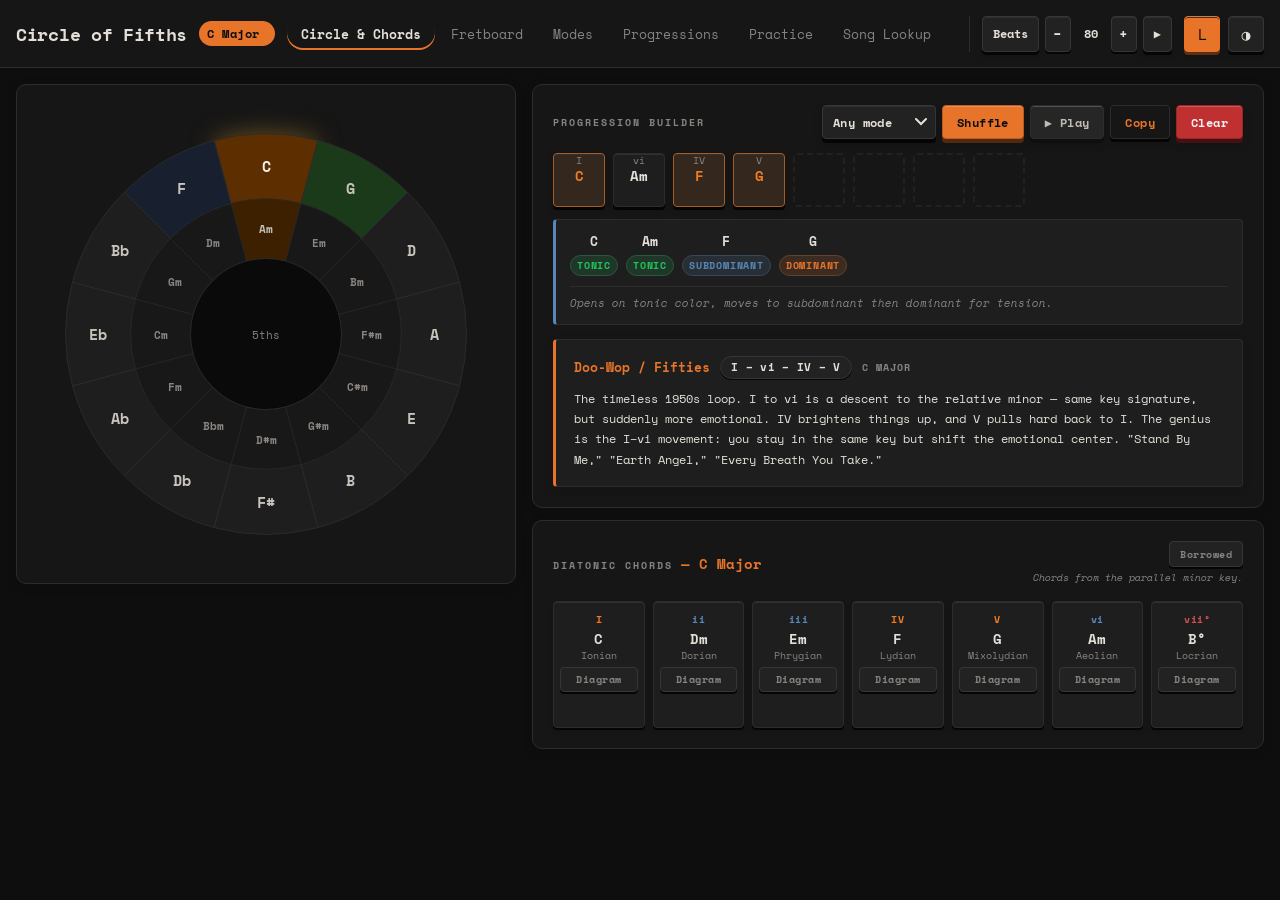
<file: index.html>
<!DOCTYPE html>
<html lang="en" data-theme="dark">
<head>
  <meta charset="UTF-8">
  <meta name="viewport" content="width=device-width, initial-scale=1.0">
  <title>Circle of Fifths — Guitar Tool</title>

  <!-- Space Mono — retro technical font -->
  <link rel="preconnect" href="https://fonts.googleapis.com">
  <link rel="preconnect" href="https://fonts.gstatic.com" crossorigin>
  <link rel="stylesheet" href="https://fonts.googleapis.com/css2?family=Space+Mono:ital,wght@0,400;0,700;1,400&display=swap">

  <link rel="stylesheet" href="css/style.css">
  
  <!-- Vercel Web Analytics -->
  <script defer src="https://cdn.vercel-insights.com/v1/script.js"></script>
</head>
<body>

  <header class="site-header">
    <div class="header-inner">
      <h1>Circle of Fifths</h1>
      <select class="header-key-select" id="header-key-select" title="Select a key" aria-label="Select key">
        <option value="">— key —</option>
      </select>
      <nav class="tab-bar" role="tablist" aria-label="Tool sections">
        <button class="tab-btn active" role="tab" aria-selected="true"
                data-tab="circle">Circle &amp; Chords</button>
        <button class="tab-btn" role="tab" aria-selected="false"
                data-tab="fretboard">Fretboard</button>
        <button class="tab-btn" role="tab" aria-selected="false"
                data-tab="modes">Modes</button>
        <button class="tab-btn" role="tab" aria-selected="false"
                data-tab="progressions">Progressions</button>
        <button class="tab-btn" role="tab" aria-selected="false"
                data-tab="practice">Practice</button>
        <button class="tab-btn" role="tab" aria-selected="false"
                data-tab="song-lookup">Song Lookup</button>
      </nav>
      <div class="mini-player" id="mini-player" role="group" aria-label="Practice transport">
        <button class="mini-player__mode" id="mini-player-mode"
                aria-pressed="false" title="Switch beat sound">Beats</button>
        <div class="mini-player__bpm" role="group" aria-label="BPM">
          <button class="mini-player__bpm-btn" id="mini-bpm-dec"  aria-label="Decrease BPM">&#x2212;</button>
          <input type="number" class="mini-player__bpm-val" id="mini-bpm-display" data-mini-bpm-val
                 min="40" max="240" value="80" aria-label="BPM" aria-live="polite">
          <button class="mini-player__bpm-btn" id="mini-bpm-inc"  aria-label="Increase BPM">+</button>
        </div>
        <button class="mini-player__play" id="mini-player-toggle"
                aria-label="Start practice" disabled>&#9654;</button>
      </div>
      <button class="btn--icon btn--hamburger" id="btn-hamburger"
              aria-label="Open navigation menu"
              aria-expanded="false"
              aria-controls="mobile-nav">
        <span class="hamburger-bar"></span>
        <span class="hamburger-bar"></span>
        <span class="hamburger-bar"></span>
      </button>
      <div class="header-controls">
        <div class="mini-player mini-player--mobile" id="mini-player-mobile" role="group" aria-label="Practice transport">
          <button class="mini-player__mode mini-player__mode--sm" id="mini-player-mode-m"
                  aria-pressed="false" title="Switch beat sound">B</button>
          <div class="mini-player__bpm" role="group" aria-label="BPM">
            <button class="mini-player__bpm-btn" id="mini-bpm-dec-m"  aria-label="Decrease BPM">&#x2212;</button>
            <input type="number" class="mini-player__bpm-val" id="mini-bpm-display-m" data-mini-bpm-val
                   min="40" max="240" value="80" aria-label="BPM" aria-live="polite">
            <button class="mini-player__bpm-btn" id="mini-bpm-inc-m"  aria-label="Increase BPM">+</button>
          </div>
          <button class="mini-player__play mini-player__play--sm" id="mini-player-toggle-m"
                  aria-label="Start practice" disabled>&#9654;</button>
        </div>
        <button class="btn--icon" id="btn-lefty" title="Switch between left-handed and right-handed chord diagrams">L</button>
        <button class="btn--icon" id="btn-theme" title="Toggle dark / light mode">◑</button>
      </div>
    </div>
  </header>

  <nav id="mobile-nav" class="mobile-nav" aria-label="Mobile navigation" aria-hidden="true">
    <button class="mobile-nav-item active" data-tab="circle">Circle &amp; Chords</button>
    <button class="mobile-nav-item" data-tab="fretboard">Fretboard</button>
    <button class="mobile-nav-item" data-tab="modes">Modes</button>
    <button class="mobile-nav-item" data-tab="progressions">Progressions</button>
    <button class="mobile-nav-item" data-tab="practice">Practice</button>
    <button class="mobile-nav-item" data-tab="song-lookup">Song Lookup</button>
  </nav>

  <!-- Tab 1: Circle & Chords -->
  <div id="tab-panel-circle" class="tab-panel">
    <main class="layout">

      <!-- Left column: Circle of Fifths SVG -->
      <section class="panel panel--circle" aria-label="Circle of Fifths">
        <svg id="circle-svg"
             viewBox="-200 -200 400 400"
             width="460" height="460"
             aria-label="Interactive Circle of Fifths — click a segment to select a key"></svg>
      </section>

      <!-- Right column: stacked panels (Progression first on desktop) -->
      <div class="panel-stack">

        <!-- Progression builder + Generator (TOP on desktop, just after circle on mobile) -->
        <section class="panel panel--progression">
          <div class="progression-header">
            <h2 class="panel-title">Progression Builder</h2>
            <div class="progression-actions">
              <select id="mode-filter" class="mode-filter-select" title="Filter Shuffle to a specific mode">
                <option value="">Any mode</option>
                <option value="Ionian">Ionian</option>
                <option value="Dorian">Dorian</option>
                <option value="Phrygian">Phrygian</option>
                <option value="Lydian">Lydian</option>
                <option value="Mixolydian">Mixolydian</option>
                <option value="Aeolian">Aeolian</option>
                <option value="Locrian">Locrian</option>
              </select>
              <button class="btn btn--primary" id="btn-shuffle" title="Shuffle — try a different progression across all modes">Shuffle</button>
              <button class="btn btn--tonal" id="btn-play-all" title="Play all chords in the progression">&#9654; Play</button>
              <button class="btn btn--ghost" id="btn-copy" title="Copy chord names to clipboard">Copy</button>
              <button class="btn btn--danger" id="btn-clear">Clear</button>
            </div>
          </div>
          <div id="audio-error-msg" class="audio-error-msg" style="display:none">Audio unavailable — try Chrome or Safari.</div>
          <div class="progression-slots" id="progression-slots" data-progression-slots aria-live="polite"></div>
          <p class="progression-hint" id="progression-hint" data-progression-hint>Click a chord above, or hit Generate to auto-build a progression.</p>
          <!-- Feature 13: Analysis panel -->
          <div id="analysis-panel" style="display:none" aria-live="polite"></div>
          <div class="explanation-panel" id="explanation-panel" style="display:none" aria-live="polite"></div>
        </section>

        <!-- Diatonic chord grid -->
        <section class="panel panel--chords" aria-live="polite">
          <div class="chords-panel-header">
            <h2 class="panel-title">Diatonic Chords <span id="key-label"></span></h2>
            <!-- Feature 14: Borrowed chord toggle -->
            <div class="borrowed-toggle-group">
              <button class="btn btn-borrowed-toggle" id="btn-borrowed" title="Show borrowed chords from the parallel minor">Borrowed</button>
              <span class="borrowed-subtitle">Chords from the parallel minor key.</span>
            </div>
          </div>
          <div class="chord-grid" id="chord-grid">
            <p class="placeholder">Click a key on the circle to see its chords.</p>
          </div>
        </section>

      </div>
    </main>
  </div>

  <!-- Tab 2: Fretboard -->
  <div id="tab-panel-fretboard" class="tab-panel tab-panel--hidden">
    <div class="tab-panel-inner">
      <div id="fretboard-section"></div>
      <!-- Feature 7/8/10: Mode Relationship Panel -->
      <div id="mode-rel-section"></div>
      <!-- Scale Reference Panel (visible when scaleMode === 'scales') -->
      <div id="scale-rel-section" style="display:none"></div>
      <!-- Learning Path (always visible in fretboard tab) -->
      <div id="learning-path-section"></div>
    </div>
  </div>

  <!-- Tab 3: Modes -->
  <div id="tab-panel-modes" class="tab-panel tab-panel--hidden">
    <div class="tab-panel-inner">
      <section class="panel panel--prog-mini">
        <div class="prog-mini-header">
          <h2 class="panel-title">Active Progression</h2>
          <div class="prog-mini-actions">
            <button class="btn btn--primary" data-mini-action="generate">Generate</button>
            <select id="mode-filter-modes" class="mode-filter-select" title="Filter Shuffle to a specific mode">
              <option value="">Any mode</option>
              <option value="Ionian">Ionian</option>
              <option value="Dorian">Dorian</option>
              <option value="Phrygian">Phrygian</option>
              <option value="Lydian">Lydian</option>
              <option value="Mixolydian">Mixolydian</option>
              <option value="Aeolian">Aeolian</option>
              <option value="Locrian">Locrian</option>
            </select>
            <button class="btn btn--tonal"   data-mini-action="shuffle">Shuffle</button>
            <button class="btn btn--tonal"   data-mini-action="play">&#9654; Play</button>
            <button class="btn btn--danger"  data-mini-action="clear">Clear</button>
          </div>
        </div>
        <div class="prog-mini-bpm-row">
          <label class="prog-mini-bpm-label" for="mini-bpm-modes">BPM</label>
          <input class="prog-mini-bpm-slider" id="mini-bpm-modes" type="range" min="40" max="200" step="1" data-mini-bpm>
          <span class="prog-mini-bpm-val" data-mini-bpm-val></span>
        </div>
        <div class="progression-slots" data-progression-slots></div>
        <p class="progression-hint" data-progression-hint>Click a mode row to generate a modal progression, or use Load chords.</p>
      </section>
      <section class="panel panel--modes" aria-live="polite">
        <h2 class="panel-title">Mode Explorer <span style="font-size:10px;font-weight:400;letter-spacing:0.5px;color:var(--muted-foreground)">— click a row to generate</span></h2>
        <div class="mode-list" id="mode-list">
          <p class="placeholder">Select a key to explore its modes.</p>
        </div>
      </section>
    </div>
  </div>

  <!-- Tab 4: Progressions -->
  <div id="tab-panel-progressions" class="tab-panel tab-panel--hidden">
    <div class="tab-panel-inner">
      <section class="panel panel--prog-mini">
        <div class="prog-mini-header">
          <h2 class="panel-title">Active Progression</h2>
          <div class="prog-mini-actions">
            <button class="btn btn--primary" data-mini-action="shuffle">Shuffle</button>
            <button class="btn btn--tonal"   data-mini-action="play">&#9654; Play</button>
            <button class="btn btn--danger"  data-mini-action="clear">Clear</button>
          </div>
        </div>
        <div class="prog-mini-bpm-row">
          <label class="prog-mini-bpm-label" for="mini-bpm-progressions">BPM</label>
          <input class="prog-mini-bpm-slider" id="mini-bpm-progressions" type="range" min="40" max="200" step="1" data-mini-bpm>
          <span class="prog-mini-bpm-val" data-mini-bpm-val></span>
        </div>
        <div class="progression-slots" data-progression-slots></div>
        <p class="progression-hint" data-progression-hint>Shuffle to load a random progression from any genre, or click Load on a card below.</p>
      </section>
      <!-- Feature 12: Progression Library -->
      <div id="prog-lib-section"></div>
    </div>
  </div>

  <!-- Tab 5: Practice -->
  <div id="tab-panel-practice" class="tab-panel tab-panel--hidden">
    <div class="tab-panel-inner">
      <!-- Feature 15: Practice Mode -->
      <div id="practice-panel"></div>
    </div>
  </div>

  <!-- Tab 6: Song Lookup -->
  <div id="tab-panel-song-lookup" class="tab-panel tab-panel--hidden">
    <div class="tab-panel-inner">
      <div id="song-lookup-section"></div>
    </div>
  </div>

  <!-- Chord diagram modal -->
  <div class="modal-overlay" id="modal-overlay" hidden role="presentation">
    <div class="modal" id="modal-chord" role="dialog" aria-modal="true" aria-labelledby="modal-title">
      <button class="modal-close" id="modal-close" aria-label="Close diagram">&#x2715;</button>
      <h3 class="modal-title" id="modal-title"></h3>
      <p class="modal-subtitle" id="modal-subtitle"></p>
      <div class="diagram-container">
        <svg id="diagram-svg" viewBox="0 0 130 170" width="130" height="170" aria-hidden="true"></svg>
      </div>
      <div class="diagram-hand-row">
        <button class="modal-hand-btn" id="modal-hand-btn" aria-label="Toggle handedness">L</button>
        <span class="diagram-lefty-note" id="diagram-hand-note">Left-handed · low E on right</span>
      </div>
    </div>
  </div>

  <!-- Shared state: declared before modules -->
  <script>
    var AppState = {
      currentKey:            null,
      currentKeyIndex:       null,
      currentChords:         [],
      isLefty:               true,   // default left-handed; toggled by btn-lefty
      // v2 additions
      currentMode:           0,      // mode index 0-6 (Ionian default)
      currentPosition:       'all',  // 'all' or 1-5 (CAGED positions)
      showNoteNames:         true,   // true = note names, false = intervals
      fretboardRootNote:     null,   // for mode relationship panel; null = use currentKey
      borrowedChordsVisible: false,  // show parallel minor borrowed chords
      practiceActive:        false,  // practice sequencer running
      practiceBPM:           80,     // practice mode BPM
      practiceBpC:           4,      // beats per chord (1/2/4/8)
      activeTab:             'circle', // active tab id
      currentVoicingKey:     null,   // voicing key currently shown in modal
      scaleMode:             'modes', // 'modes' | 'scales'
      currentScale:          0,       // index into SCALE_DATA
      learningPathOpen:      false,
    };
  </script>

  <!-- Modules in dependency order (no ES modules — file:// safe) -->
  <script src="js/theory.js"></script>
  <script src="js/voicings.js"></script>
  <script src="js/circle.js"></script>
  <script src="js/chords.js"></script>
  <script src="js/progression.js"></script>
  <script src="js/audio.js"></script>
  <script src="js/generator.js"></script>
  <!-- v2 modules -->
  <script src="js/fretboard.js"></script>
  <script src="js/modes.js"></script>
  <script src="js/progressionLib.js"></script>
  <script src="js/practiceMode.js"></script>
  <script src="js/miniPlayer.js"></script>
  <script src="js/songLookup.js"></script>
  <script src="js/app.js"></script>

</body>
</html>
</file>
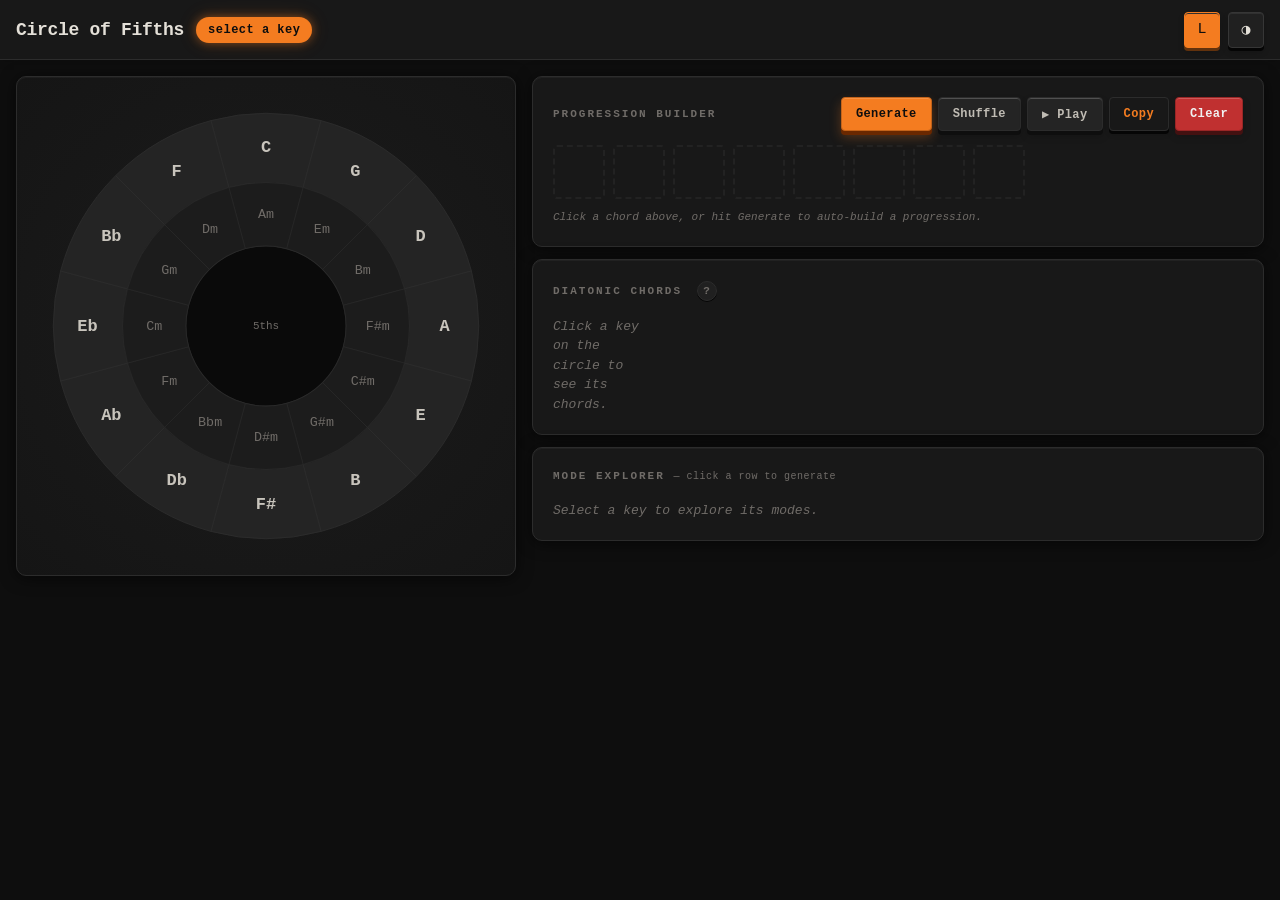
<file: standalone.html>
<!DOCTYPE html>
<html lang="en" data-theme="dark">
<head>
  <meta charset="UTF-8">
  <meta name="viewport" content="width=device-width, initial-scale=1.0">
  <title>Circle of Fifths — Guitar Tool (Standalone)</title>
  <style>
/* ============================================================
   Circle of Fifths — Guitar Tool
   Design System: shadcn-inspired tokens + Retro Analog Aesthetic
   Warm studio / vintage synthesizer vibe
   ============================================================ */

/* ── Font ─────────────────────────────────────────────────── */

/* ── LIGHT MODE: Game Boy Grey / Calculator Face ─────────── */
:root {
  /* Core surfaces */
  --background:            #c0bdb7;
  --foreground:            #1a1a1a;
  --card:                  #d0cdc7;
  --card-foreground:       #1a1a1a;

  /* Brand / interactive — TE orange X-knob */
  --primary:               #f47c20;
  --primary-foreground:    #1a1a1a;
  --secondary:             #acaaa4;
  --secondary-foreground:  #1a1a1a;
  --muted:                 #b8b5af;
  --muted-foreground:      #565450;
  --accent:                #f47c20;
  --accent-foreground:     #1a1a1a;

  /* Semantic */
  --destructive:           #c03030;
  --destructive-foreground:#f0f0f0;
  --border:                #9a9892;
  --input:                 #b0ada7;
  --ring:                  #f47c20;

  /* Radius — sharp industrial */
  --radius:                4px;
  --radius-lg:             6px;
  --radius-xl:             10px;
  --radius-full:           9999px;

  /* Keycap button tokens — calculator plastic */
  --btn-face:              #c8c5be;
  --btn-face-hover:        #bab7b0;
  --btn-border-top:        #dedad4;
  --btn-border:            #8a8880;
  --btn-shadow:            #6a6860;
  --btn-text:              #1a1a1a;

  /* Music quality semantic */
  --color-maj:             #e06a10;
  --color-min:             #5a7ea8;
  --color-dim:             #b03030;

  /* Circle highlights */
  --circle-selected-fill:  #d07030;
  --circle-fifth-fill:     #8aaa88;
  --circle-fourth-fill:    #88a0b8;
  --circle-minor-sel-fill: #c89060;
  --circle-base-fill:      #c8c5bf;
  --circle-base-fill-hover:#b8b5af;
  --circle-minor-fill:     #c0bdb7;
  --circle-minor-hover:    #b0ada7;
  --circle-label:          #2a2a2a;
  --circle-label-sel:      #1a1a1a;
  --circle-center:         #d4d1cb;

  /* Font */
  --font: 'Space Mono', 'Courier New', 'Courier', monospace;
}

/* ── DARK MODE: Powered-On Device / Backlit Display ──────── */
[data-theme="dark"] {
  --background:            #0e0e0e;
  --foreground:            #e4e0d8;
  --card:                  #181818;
  --card-foreground:       #e4e0d8;

  --primary:               #f47c20;
  --primary-foreground:    #0e0e0e;
  --secondary:             #242424;
  --secondary-foreground:  #c0bcb4;
  --muted:                 #1c1c1c;
  --muted-foreground:      #706c68;
  --accent:                #f47c20;
  --accent-foreground:     #e4e0d8;

  --destructive:           #c03030;
  --destructive-foreground:#f0f0f0;
  --border:                #2c2c2c;
  --input:                 #202020;
  --ring:                  #f47c20;

  --btn-face:              #202020;
  --btn-face-hover:        #2a2a2a;
  --btn-border-top:        #303030;
  --btn-border:            #363636;
  --btn-shadow:            #050505;
  --btn-text:              #e4e0d8;

  --color-maj:             #f47c20;
  --color-min:             #5888b8;
  --color-dim:             #d05050;

  --circle-selected-fill:  #6b2500;
  --circle-fifth-fill:     #1d4a22;
  --circle-fourth-fill:    #1a2d60;
  --circle-minor-sel-fill: #502800;
  --circle-base-fill:      #242424;
  --circle-base-fill-hover:#2e2e2e;
  --circle-minor-fill:     #1c1c1c;
  --circle-minor-hover:    #262626;
  --circle-label:          #c8c4bc;
  --circle-label-sel:      #f4f0e8;
  --circle-center:         #0a0a0a;
}

/* ── Reset ────────────────────────────────────────────────── */
*, *::before, *::after { box-sizing: border-box; margin: 0; padding: 0; }
html { font-size: 16px; scroll-behavior: smooth; }
body {
  background: var(--background);
  color: var(--foreground);
  font-family: var(--font);
  min-height: 100vh;
  line-height: 1.5;
  -webkit-font-smoothing: antialiased;
  transition: background-color 0.3s ease, color 0.3s ease;
}

/* Smooth theme transitions (excluding transform-heavy elements) */
*:not(.btn):not(.chord-card):not(.prog-slot):not(.mode-row) {
  transition: background-color 0.3s ease, border-color 0.3s ease, color 0.3s ease;
}

/* ── Top App Bar ──────────────────────────────────────────── */
.site-header {
  background: var(--card);
  height: 60px;
  display: flex;
  align-items: center;
  padding: 0 16px;
  position: sticky;
  top: 0;
  z-index: 20;
  border-bottom: 1px solid var(--border);
  box-shadow: 0 2px 8px rgba(0,0,0,0.15);
}
.header-inner {
  max-width: 1440px;
  width: 100%;
  margin: 0 auto;
  display: flex;
  align-items: center;
  gap: 12px;
}
.site-header h1 {
  font-size: 18px;
  font-weight: 700;
  color: var(--foreground);
  letter-spacing: -0.3px;
  line-height: 1;
  flex: 0 0 auto;
}
.header-key {
  font-size: 12px;
  font-weight: 700;
  background: var(--primary);
  color: var(--primary-foreground);
  padding: 4px 12px;
  border-radius: var(--radius-full);
  letter-spacing: 0.5px;
}
.header-controls {
  margin-left: auto;
  display: flex;
  align-items: center;
  gap: 8px;
}

/* ── Icon Buttons (theme toggle, handedness) ──────────────── */
.btn--icon {
  width: 36px;
  height: 36px;
  padding: 0;
  border-radius: var(--radius);
  background: var(--btn-face);
  color: var(--btn-text);
  border: 1px solid var(--btn-border);
  font-size: 15px;
  font-family: var(--font);
  cursor: pointer;
  display: inline-flex;
  align-items: center;
  justify-content: center;
  box-shadow:
    inset 0 1px 0 var(--btn-border-top),
    0 3px 0 var(--btn-shadow),
    0 4px 6px rgba(0,0,0,0.2);
  transition: transform 0.07s ease, box-shadow 0.07s ease, background-color 0.15s;
  white-space: nowrap;
}
.btn--icon:hover { background: var(--btn-face-hover); }
.btn--icon:active {
  transform: translateY(2px);
  box-shadow:
    inset 0 1px 0 var(--btn-border-top),
    0 1px 0 var(--btn-shadow),
    0 2px 3px rgba(0,0,0,0.15);
}
.btn--icon.active-state {
  background: var(--primary);
  color: var(--primary-foreground);
  border-color: var(--primary);
  --btn-shadow: color-mix(in srgb, var(--primary) 40%, black);
}

/* ── Layout grid ──────────────────────────────────────────── */
.layout {
  display: grid;
  grid-template-columns: 500px 1fr;
  gap: 16px;
  padding: 16px;
  max-width: 1440px;
  margin: 0 auto;
  align-items: start;
}
@media (max-width: 1200px) {
  .layout {
    grid-template-columns: 1fr;
    max-width: 680px;
  }
}

/* ── Surface panels ───────────────────────────────────────── */
.panel {
  background: var(--card);
  border-radius: var(--radius-xl);
  padding: 20px;
  border: 1px solid var(--border);
  box-shadow: 0 2px 12px rgba(0,0,0,0.08);
}
.panel-stack {
  display: flex;
  flex-direction: column;
  gap: 12px;
}

/* Panel entry animations (stagger) */
@keyframes panel-in {
  from { opacity: 0; transform: translateY(18px); }
  to   { opacity: 1; transform: translateY(0); }
}
.panel-stack > .panel:nth-child(1) { animation: panel-in 0.45s 0.05s cubic-bezier(0.2,0,0,1) both; }
.panel-stack > .panel:nth-child(2) { animation: panel-in 0.45s 0.12s cubic-bezier(0.2,0,0,1) both; }
.panel-stack > .panel:nth-child(3) { animation: panel-in 0.45s 0.19s cubic-bezier(0.2,0,0,1) both; }
.panel--circle { animation: panel-in 0.45s 0.02s cubic-bezier(0.2,0,0,1) both; }

.panel-title {
  font-size: 11px;
  font-weight: 700;
  letter-spacing: 2px;
  text-transform: uppercase;
  color: var(--muted-foreground);
  margin-bottom: 16px;
}
.panel-title span {
  color: var(--primary);
  text-transform: none;
  letter-spacing: 0;
  font-size: 14px;
  font-weight: 700;
}
.placeholder {
  color: var(--muted-foreground);
  font-size: 13px;
  font-style: italic;
}

/* ── Circle panel ─────────────────────────────────────────── */
.panel--circle {
  display: flex;
  justify-content: center;
  align-items: center;
  padding: 6px;
  background: radial-gradient(ellipse at center, var(--card) 55%, color-mix(in srgb, var(--card) 70%, var(--background)) 100%);
}
#circle-svg {
  max-width: 100%;
  height: auto;
  display: block;
}

/* SVG arc segments */
.arc-major {
  fill: var(--circle-base-fill);
  stroke: var(--border);
  stroke-width: 0.8;
  cursor: pointer;
  transition: fill 0.18s ease;
}
.arc-major:hover { fill: var(--circle-base-fill-hover); }
.arc-major.selected {
  fill: var(--circle-selected-fill);
  animation: arc-select-pulse 0.45s ease forwards;
}
.arc-major.neighbor-fifth  { fill: var(--circle-fifth-fill); }
.arc-major.neighbor-fourth { fill: var(--circle-fourth-fill); }

@keyframes arc-select-pulse {
  0%   { filter: drop-shadow(0 0 2px rgba(244,124,32,0.2)); }
  40%  { filter: drop-shadow(0 0 22px rgba(244,124,32,0.95)); }
  100% { filter: drop-shadow(0 0 12px rgba(244,124,32,0.5)); }
}

/* Hover pill — appears on group hover, label fades */
.arc-add-pill { opacity: 0; pointer-events: none; transition: opacity 0.18s; cursor: pointer; }
.arc-group:hover .arc-label-major,
.arc-group:hover .arc-label-minor { opacity: 0; transition: opacity 0.15s; pointer-events: none; }
.arc-group:hover .arc-add-pill { opacity: 1; pointer-events: auto; }
.arc-group:hover .arc-major { filter: drop-shadow(0 0 6px rgba(244,124,32,0.25)); }
.arc-group:hover .arc-minor { filter: drop-shadow(0 0 4px rgba(244,124,32,0.15)); }

.arc-minor {
  fill: var(--circle-minor-fill);
  stroke: var(--border);
  stroke-width: 0.5;
  cursor: pointer;
  transition: fill 0.18s ease;
}
.arc-minor:hover { fill: var(--circle-minor-hover); }
.arc-minor.selected { fill: var(--circle-minor-sel-fill); animation: arc-select-pulse 0.45s ease forwards; }
.arc-minor.neighbor-fifth  {
  fill: color-mix(in srgb, var(--circle-fifth-fill) 60%, var(--circle-minor-fill));
}
.arc-minor.neighbor-fourth {
  fill: color-mix(in srgb, var(--circle-fourth-fill) 60%, var(--circle-minor-fill));
}

.arc-label-major {
  fill: var(--circle-label);
  font-size: 14px;
  font-weight: 700;
  font-family: var(--font);
  text-anchor: middle;
  dominant-baseline: central;
  pointer-events: none;
  user-select: none;
  transition: fill 0.18s;
}
.arc-label-minor {
  fill: var(--muted-foreground);
  font-size: 11px;
  font-weight: 400;
  font-family: var(--font);
  text-anchor: middle;
  dominant-baseline: central;
  pointer-events: none;
  user-select: none;
}
.arc-label-major.selected { fill: var(--circle-label-sel); font-weight: 700; }
.arc-label-minor.selected { fill: var(--secondary-foreground); }

.circle-center {
  fill: var(--circle-center);
  stroke: var(--border);
  stroke-width: 1;
}
.circle-center-text {
  fill: var(--muted-foreground);
  font-size: 9px;
  font-family: var(--font);
  text-anchor: middle;
  dominant-baseline: central;
  pointer-events: none;
  user-select: none;
}

/* ── Chord grid ───────────────────────────────────────────── */
.chord-grid {
  display: grid;
  grid-template-columns: repeat(7, 1fr);
  gap: 8px;
}
@media (max-width: 660px) {
  .chord-grid { grid-template-columns: repeat(4, 1fr); }
}
@media (max-width: 360px) {
  .chord-grid { grid-template-columns: repeat(3, 1fr); }
}

.chord-card {
  background: var(--muted);
  border: 1px solid var(--border);
  border-radius: var(--radius);
  padding: 10px 6px 8px;
  cursor: pointer;
  text-align: center;
  position: relative;
  box-shadow:
    inset 0 1px 0 var(--btn-border-top),
    0 2px 0 var(--btn-shadow),
    0 3px 5px rgba(0,0,0,0.12);
  transition: transform 0.07s ease, box-shadow 0.07s ease, background-color 0.15s;
}
.chord-card:hover {
  background: var(--btn-face-hover);
  transform: translateY(-2px);
  box-shadow:
    inset 0 1px 0 var(--btn-border-top),
    0 4px 0 var(--btn-shadow),
    0 6px 10px rgba(0,0,0,0.18);
}
.chord-card:active {
  transform: translateY(1px);
  box-shadow:
    inset 0 1px 0 var(--btn-border-top),
    0 1px 0 var(--btn-shadow),
    0 2px 3px rgba(0,0,0,0.1);
}

@keyframes card-flash {
  0%   { background-color: color-mix(in srgb, var(--primary) 40%, var(--muted)); }
  100% { background-color: var(--muted); }
}
.chord-card.active {
  animation: card-flash 0.35s ease;
}

.chord-roman {
  display: block;
  font-size: 11px;
  font-weight: 700;
  letter-spacing: 0.5px;
  margin-bottom: 4px;
}
.chord-card--maj .chord-roman { color: var(--color-maj); }
.chord-card--min .chord-roman { color: var(--color-min); }
.chord-card--dim .chord-roman { color: var(--color-dim); }

.chord-name {
  display: block;
  font-size: 14px;
  font-weight: 700;
  color: var(--card-foreground);
  line-height: 1.1;
  margin-bottom: 3px;
}
.chord-mode-name {
  display: block;
  font-size: 10px;
  color: var(--muted-foreground);
  line-height: 1.2;
  margin-bottom: 5px;
}

/* Diagram button — small keycap inside card */
.btn-diagram {
  display: block;
  width: 100%;
  padding: 4px 0;
  background: var(--btn-face);
  border: 1px solid var(--btn-border);
  border-radius: 4px;
  color: var(--muted-foreground);
  font-size: 8px;
  font-family: var(--font);
  font-weight: 700;
  letter-spacing: 0.5px;
  cursor: pointer;
  box-shadow: 0 2px 0 var(--btn-shadow);
  transition: transform 0.07s ease, box-shadow 0.07s ease, background-color 0.12s;
}
.btn-diagram:hover {
  background: var(--btn-face-hover);
  color: var(--primary);
  border-color: var(--primary);
}
.btn-diagram:active {
  transform: translateY(1px);
  box-shadow: 0 1px 0 var(--btn-shadow);
}

/* ── Mode explorer ────────────────────────────────────────── */
.mode-list {
  display: flex;
  flex-direction: column;
  gap: 6px;
}
.mode-row {
  display: flex;
  gap: 14px;
  align-items: flex-start;
  padding: 12px 14px;
  background: var(--muted);
  border-radius: var(--radius);
  border-left: 3px solid var(--mode-color, var(--border));
  transition: background-color 0.15s, border-left-width 0.15s, transform 0.1s;
}
.mode-row--clickable {
  cursor: pointer;
  box-shadow:
    inset 0 1px 0 rgba(255,255,255,0.06),
    0 2px 0 var(--btn-shadow),
    0 3px 4px rgba(0,0,0,0.1);
}
.mode-row--clickable:hover {
  background: var(--btn-face-hover);
  border-left-width: 5px;
  transform: translateX(2px);
  box-shadow:
    inset 0 1px 0 rgba(255,255,255,0.06),
    0 3px 0 var(--btn-shadow),
    0 5px 8px rgba(0,0,0,0.14);
}
.mode-row--clickable:active {
  transform: translateX(1px) translateY(1px);
  box-shadow:
    inset 0 1px 0 rgba(255,255,255,0.04),
    0 1px 0 var(--btn-shadow);
}

@keyframes mode-flash {
  0%   { background-color: color-mix(in srgb, var(--primary) 25%, var(--muted)); }
  100% { background-color: var(--muted); }
}
.mode-row.active { animation: mode-flash 0.35s ease; }

.mode-meta { flex-shrink: 0; min-width: 58px; }
.mode-chord-name {
  font-weight: 700;
  font-size: 14px;
  color: var(--card-foreground);
  display: block;
  line-height: 1.2;
}
.mode-roman {
  font-size: 11px;
  color: var(--muted-foreground);
  font-weight: 400;
  display: block;
}
.mode-info { flex: 1; min-width: 0; }
.mode-name {
  font-size: 11px;
  font-weight: 700;
  color: var(--foreground);
  display: block;
  margin-bottom: 2px;
  letter-spacing: 0.3px;
}
.mode-desc {
  font-size: 11px;
  color: var(--muted-foreground);
  line-height: 1.55;
}
.mode-generate-hint {
  align-self: center;
  flex-shrink: 0;
  font-size: 9px;
  font-weight: 700;
  color: var(--muted-foreground);
  letter-spacing: 1px;
  text-transform: uppercase;
  opacity: 0;
  transition: opacity 0.15s;
  background: var(--btn-face);
  border: 1px solid var(--btn-border);
  border-radius: 4px;
  padding: 3px 7px;
  box-shadow: 0 1px 0 var(--btn-shadow);
}
.mode-row--clickable:hover .mode-generate-hint {
  opacity: 1;
  color: var(--primary);
  border-color: var(--primary);
}

/* ── Progression builder ──────────────────────────────────── */
.progression-header {
  display: flex;
  justify-content: space-between;
  align-items: center;
  margin-bottom: 14px;
  gap: 8px;
  flex-wrap: wrap;
}
.progression-header .panel-title { margin-bottom: 0; }
.progression-actions { display: flex; gap: 6px; flex-wrap: wrap; }

/* ── All Buttons ──────────────────────────────────────────── */
.btn {
  height: 34px;
  padding: 0 14px;
  border-radius: var(--radius);
  font-size: 12px;
  font-weight: 700;
  font-family: var(--font);
  cursor: pointer;
  letter-spacing: 0.4px;
  white-space: nowrap;
  display: inline-flex;
  align-items: center;
  gap: 6px;
  background: var(--btn-face);
  color: var(--btn-text);
  border: 1px solid var(--btn-border);
  box-shadow:
    inset 0 1px 0 var(--btn-border-top),
    0 4px 0 var(--btn-shadow),
    0 5px 8px rgba(0,0,0,0.2);
  transition: transform 0.07s ease, box-shadow 0.07s ease, background-color 0.12s;
}
.btn:hover { background: var(--btn-face-hover); }
.btn:active {
  transform: translateY(3px);
  box-shadow:
    inset 0 1px 0 var(--btn-border-top),
    0 1px 0 var(--btn-shadow),
    0 2px 3px rgba(0,0,0,0.15);
}

/* Primary keycap — amber (Generate) */
.btn--primary {
  background: var(--primary);
  color: var(--primary-foreground);
  border-color: color-mix(in srgb, var(--primary) 80%, black);
  --btn-shadow: color-mix(in srgb, var(--primary) 35%, black);
  --btn-border-top: color-mix(in srgb, var(--primary) 80%, white);
}
.btn--primary:hover {
  background: color-mix(in srgb, var(--primary) 85%, white);
}

/* Tonal — secondary (Shuffle) */
.btn--tonal {
  background: var(--secondary);
  color: var(--secondary-foreground);
  border-color: var(--border);
  --btn-shadow: color-mix(in srgb, var(--secondary) 40%, black);
  --btn-border-top: color-mix(in srgb, var(--secondary) 80%, white);
}
.btn--tonal:hover {
  background: color-mix(in srgb, var(--secondary) 85%, white);
}

/* Ghost / outline (Copy) */
.btn--ghost {
  background: transparent;
  color: var(--primary);
  border-color: var(--border);
  box-shadow:
    0 3px 0 var(--btn-shadow),
    0 4px 5px rgba(0,0,0,0.12);
}
.btn--ghost:hover { background: var(--muted); }

/* Danger (Clear) */
.btn--danger {
  background: var(--destructive);
  color: var(--destructive-foreground);
  border-color: color-mix(in srgb, var(--destructive) 80%, black);
  --btn-shadow: color-mix(in srgb, var(--destructive) 35%, black);
  --btn-border-top: color-mix(in srgb, var(--destructive) 80%, white);
}
.btn--danger:hover {
  background: color-mix(in srgb, var(--destructive) 85%, black);
}

/* ── Progression strip ────────────────────────────────────── */
.progression-slots {
  display: flex;
  gap: 8px;
  flex-wrap: wrap;
  min-height: 54px;
  align-items: center;
}

@keyframes slot-enter {
  0%   { opacity: 0; transform: translateY(-12px) scale(0.85); }
  60%  { transform: translateY(3px) scale(1.03); }
  100% { opacity: 1; transform: translateY(0) scale(1); }
}

.prog-slot {
  min-width: 52px;
  height: 54px;
  border-radius: var(--radius);
  display: flex;
  flex-direction: column;
  align-items: center;
  justify-content: center;
  gap: 2px;
  position: relative;
}
.prog-slot--empty {
  width: 52px;
  border: 2px dashed var(--border);
  opacity: 0.5;
}
.prog-slot--filled {
  padding: 0 12px;
  background: var(--muted);
  border: 1px solid var(--border);
  box-shadow:
    inset 0 1px 0 var(--btn-border-top),
    0 3px 0 var(--btn-shadow),
    0 4px 6px rgba(0,0,0,0.12);
  cursor: default;
  animation: slot-enter 0.3s cubic-bezier(0.34,1.56,0.64,1) both;
  transition: border-color 0.15s;
}
.prog-slot--filled:hover { border-color: var(--destructive); }
.prog-slot--filled:hover .prog-remove { opacity: 1; }

.prog-slot--maj.prog-slot--filled {
  border-color: color-mix(in srgb, var(--color-maj) 60%, var(--border));
  background: color-mix(in srgb, var(--color-maj) 10%, var(--muted));
}
.prog-slot--dim.prog-slot--filled {
  border-color: color-mix(in srgb, var(--color-dim) 50%, var(--border));
  background: color-mix(in srgb, var(--color-dim) 8%, var(--muted));
}

.prog-roman {
  font-size: 9px;
  color: var(--muted-foreground);
  font-weight: 400;
  line-height: 1;
}
.prog-name  { font-weight: 700; font-size: 14px; line-height: 1.1; }
.prog-slot--maj .prog-name { color: var(--color-maj); }
.prog-slot--min .prog-name { color: var(--foreground); }
.prog-slot--dim .prog-name { color: var(--color-dim); }

.prog-remove {
  position: absolute;
  top: -9px;
  right: -9px;
  width: 20px;
  height: 20px;
  border-radius: 50%;
  background: var(--destructive);
  color: var(--destructive-foreground);
  border: none;
  cursor: pointer;
  font-size: 13px;
  display: flex;
  align-items: center;
  justify-content: center;
  opacity: 0;
  transition: opacity 0.15s;
  box-shadow: 0 2px 4px rgba(0,0,0,0.3);
}
.progression-hint {
  font-size: 11px;
  color: var(--muted-foreground);
  font-style: italic;
  margin-top: 10px;
}

/* ── Explanation Panel ────────────────────────────────────── */
@keyframes fade-up {
  from { opacity: 0; transform: translateY(10px); }
  to   { opacity: 1; transform: translateY(0); }
}
.explanation-panel {
  margin-top: 14px;
  padding: 16px 18px;
  background: var(--muted);
  border-radius: var(--radius);
  border-left: 3px solid var(--primary);
  border: 1px solid var(--border);
  border-left-width: 3px;
  border-left-color: var(--primary);
  animation: fade-up 0.3s cubic-bezier(0.2,0,0,1);
  box-shadow: 0 2px 8px rgba(0,0,0,0.06);
}
.explanation-header {
  display: flex;
  align-items: center;
  gap: 10px;
  flex-wrap: wrap;
  margin-bottom: 10px;
}
.explanation-name {
  font-size: 13px;
  font-weight: 700;
  color: var(--primary);
}
.explanation-numerals {
  font-size: 11px;
  font-weight: 700;
  color: var(--foreground);
  background: var(--btn-face);
  border: 1px solid var(--btn-border);
  padding: 2px 10px;
  border-radius: var(--radius-full);
  letter-spacing: 0.3px;
  box-shadow: 0 1px 0 var(--btn-shadow);
}
.explanation-mode-label {
  font-size: 10px;
  color: var(--muted-foreground);
  font-weight: 700;
  letter-spacing: 1px;
  text-transform: uppercase;
}
.explanation-text {
  font-size: 12px;
  color: var(--foreground);
  line-height: 1.7;
  font-style: normal;
}

/* ── MD3-like Dialog (chord diagram) ─────────────────────── */
.modal-overlay {
  position: fixed;
  inset: 0;
  background: rgba(0,0,0,0.65);
  display: flex;
  align-items: center;
  justify-content: center;
  backdrop-filter: blur(8px);
  z-index: 100;
}
.modal-overlay[hidden] { display: none; }

.modal {
  background: var(--card);
  border-radius: var(--radius-xl);
  padding: 24px 28px 28px;
  min-width: 240px;
  text-align: center;
  position: relative;
  border: 1px solid var(--border);
  box-shadow:
    0 8px 48px rgba(0,0,0,0.5),
    inset 0 1px 0 var(--btn-border-top);
  animation: modal-in 0.24s cubic-bezier(0.2,0,0,1);
}
@keyframes modal-in {
  from { opacity: 0; transform: scale(0.88) translateY(12px); }
  to   { opacity: 1; transform: scale(1) translateY(0); }
}

.modal-close {
  position: absolute;
  top: 10px;
  right: 12px;
  background: var(--btn-face);
  border: 1px solid var(--btn-border);
  color: var(--muted-foreground);
  font-size: 18px;
  cursor: pointer;
  width: 36px;
  height: 36px;
  display: flex;
  align-items: center;
  justify-content: center;
  border-radius: var(--radius);
  box-shadow: 0 2px 0 var(--btn-shadow);
  transition: transform 0.07s ease, box-shadow 0.07s ease, background-color 0.12s;
}
.modal-close:hover { background: var(--btn-face-hover); color: var(--foreground); }
.modal-close:active {
  transform: translateY(1px);
  box-shadow: 0 1px 0 var(--btn-shadow);
}

.modal-title {
  font-size: 36px;
  font-weight: 700;
  color: var(--primary);
  margin-bottom: 4px;
  letter-spacing: -1px;
}
.modal-subtitle {
  font-size: 10px;
  font-weight: 700;
  color: var(--muted-foreground);
  text-transform: uppercase;
  letter-spacing: 1.5px;
  margin-bottom: 20px;
}

.diagram-container {
  display: flex;
  justify-content: center;
  margin: 0 auto 2px;
}
.diagram-lefty-note {
  font-size: 10px;
  color: var(--muted-foreground);
  font-style: italic;
  margin-top: 10px;
}

/* Chord diagram SVG elements */
.fret-line        { stroke: var(--border); stroke-width: 1; }
.fret-line--nut   { stroke: var(--foreground); stroke-width: 3; }
.string-line      { stroke: var(--muted-foreground); stroke-width: 1; opacity: 0.7; }
.fret-dot         { fill: var(--primary); }
.dot-open         { fill: none; stroke: var(--foreground); stroke-width: 1.5; }
.dot-mute-line    { stroke: var(--muted-foreground); stroke-width: 1.5; stroke-linecap: round; }
.barre-bar        { stroke: var(--primary); stroke-width: 10; stroke-linecap: round; opacity: 0.85; }
.fret-number      { fill: var(--muted-foreground); font-size: 9px; font-family: var(--font); }

/* ── Audio play buttons ───────────────────────────────────── */

.btn-play-chord {
  display: block;
  width: 100%;
  padding: 3px 0;
  margin-top: 4px;
  background: var(--btn-face);
  border: 1px solid var(--btn-border);
  border-radius: var(--radius);
  color: var(--primary);
  font-size: 9px;
  font-family: var(--font);
  font-weight: 700;
  letter-spacing: 0.5px;
  cursor: pointer;
  box-shadow: 0 2px 0 var(--btn-shadow);
  opacity: 0;
  transition: opacity 0.15s, transform 0.07s ease, box-shadow 0.07s ease, background-color 0.12s;
}
.chord-card:hover .btn-play-chord { opacity: 1; }
.btn-play-chord:hover {
  background: var(--btn-face-hover);
  border-color: var(--primary);
}
.btn-play-chord:active {
  transform: translateY(1px);
  box-shadow: 0 1px 0 var(--btn-shadow);
}

.prog-play {
  font-size: 8px;
  padding: 1px 5px;
  background: transparent;
  border: 1px solid var(--border);
  border-radius: var(--radius);
  color: var(--primary);
  font-family: var(--font);
  cursor: pointer;
  opacity: 0;
  transition: opacity 0.15s;
  line-height: 1.4;
}
.prog-slot--filled:hover .prog-play { opacity: 1; }
.prog-play:hover {
  background: var(--btn-face);
  border-color: var(--primary);
}

/* ── VST / Hardware Retro Aesthetic (dark mode enhancements) ── */
[data-theme="dark"] .panel {
  box-shadow: 0 2px 16px rgba(0,0,0,0.6), inset 0 1px 0 rgba(255,255,255,0.04);
}
[data-theme="dark"] .btn--primary {
  box-shadow:
    inset 0 1px 0 rgba(255,255,255,0.15),
    0 4px 0 #6a2800,
    0 6px 12px rgba(244,124,32,0.3);
}
[data-theme="dark"] .header-key {
  box-shadow: 0 0 10px rgba(244,124,32,0.45), 0 0 20px rgba(244,124,32,0.15);
}
[data-theme="dark"] .chord-card--maj { border-top: 2px solid var(--color-maj); }
[data-theme="dark"] .chord-card--min { border-top: 2px solid var(--color-min); }
[data-theme="dark"] .chord-card--dim { border-top: 2px solid var(--color-dim); }
[data-theme="dark"] .prog-slot--filled {
  background: #111;
  box-shadow: inset 0 2px 4px rgba(0,0,0,0.6), 0 0 4px rgba(244,124,32,0.06);
  border-color: #333;
}
[data-theme="dark"] .arc-major.selected {
  filter: drop-shadow(0 0 14px rgba(244,124,32,0.7));
}

/* ── Next Chord Suggestions ──────────────────────────────── */
.next-chord-strip {
  display: flex;
  align-items: center;
  gap: 8px;
  margin-top: 10px;
  flex-wrap: wrap;
  padding: 6px 0 2px;
}
.next-chord-label {
  font-size: 10px;
  font-weight: 700;
  letter-spacing: 1.5px;
  text-transform: uppercase;
  color: var(--muted-foreground);
  flex-shrink: 0;
}
@keyframes pill-enter {
  from { opacity: 0; transform: translateX(-8px) scale(0.9); }
  to   { opacity: 1; transform: translateX(0) scale(1); }
}
.next-chord-pill {
  animation: pill-enter 0.2s cubic-bezier(0.2,0,0,1) both;
  display: inline-flex;
  align-items: center;
  gap: 4px;
  padding: 4px 10px;
  border-radius: var(--radius-full);
  font-size: 11px;
  font-family: var(--font);
  font-weight: 700;
  cursor: pointer;
  border: 1px solid var(--border);
  background: var(--muted);
  color: var(--foreground);
  box-shadow: 0 2px 0 var(--btn-shadow);
  transition: transform 0.08s ease, box-shadow 0.08s ease, background-color 0.12s;
  white-space: nowrap;
}
.next-chord-pill:hover {
  background: var(--btn-face-hover);
  transform: translateY(-1px);
  box-shadow: 0 3px 0 var(--btn-shadow);
}
.next-chord-pill:active { transform: translateY(1px); box-shadow: 0 1px 0 var(--btn-shadow); }
.next-chord-pill--maj .pill-roman { color: var(--color-maj); }
.next-chord-pill--min .pill-roman { color: var(--color-min); }
.next-chord-pill--dim .pill-roman { color: var(--color-dim); }
.pill-roman { font-size: 10px; }

/* ── Theory Guide Modal ───────────────────────────────────── */
.modal--theory {
  max-width: 520px;
  max-height: 80vh;
  overflow-y: auto;
  text-align: left;
}
.theory-section {
  margin-bottom: 20px;
  padding-bottom: 20px;
  border-bottom: 1px solid var(--border);
}
.theory-section:last-child { border-bottom: none; margin-bottom: 0; padding-bottom: 0; }
.theory-section p { font-size: 12px; line-height: 1.7; color: var(--foreground); }
.theory-h4 {
  font-size: 10px;
  font-weight: 700;
  letter-spacing: 1.5px;
  text-transform: uppercase;
  color: var(--primary);
  margin-bottom: 10px;
}
.theory-numeral-grid {
  display: grid;
  grid-template-columns: 38px 1fr;
  gap: 6px 12px;
  align-items: center;
  margin-top: 10px;
  font-size: 12px;
}
.tn {
  display: inline-flex;
  align-items: center;
  justify-content: center;
  width: 32px;
  height: 28px;
  border-radius: var(--radius);
  font-size: 12px;
  font-weight: 700;
  border: 1px solid var(--border);
  background: var(--muted);
}
.tn--maj { color: var(--color-maj); }
.tn--min { color: var(--color-min); }
.tn--dim { color: var(--color-dim); }
.theory-accent-orange { color: var(--color-maj); font-weight: 700; }
.theory-accent-green  { color: #4aaa60; font-weight: 700; }
.theory-accent-blue   { color: var(--color-min); font-weight: 700; }
.theory-table {
  width: 100%;
  border-collapse: collapse;
  font-size: 12px;
  margin-top: 10px;
}
.theory-table td {
  padding: 6px 8px;
  border-bottom: 1px solid var(--border);
  vertical-align: top;
}
.theory-table tr:last-child td { border-bottom: none; }
.theory-table td:first-child {
  font-weight: 700;
  color: var(--primary);
  white-space: nowrap;
  padding-right: 14px;
  width: 44%;
}
.theory-modal-title {
  font-size: 22px;
  font-weight: 700;
  color: var(--primary);
  margin-bottom: 16px;
  letter-spacing: -0.5px;
}

/* ? info button */
.btn--icon-xs {
  width: 20px;
  height: 20px;
  font-size: 11px;
  padding: 0;
  display: inline-flex;
  align-items: center;
  justify-content: center;
  border-radius: 50%;
  border: 1px solid var(--border);
  background: var(--btn-face);
  color: var(--muted-foreground);
  cursor: pointer;
  vertical-align: middle;
  margin-left: 6px;
  box-shadow: 0 1px 0 var(--btn-shadow);
  font-family: var(--font);
  font-weight: 700;
  transition: color 0.12s, border-color 0.12s;
}
.btn--icon-xs:hover { color: var(--primary); border-color: var(--primary); }

  </style>
  
  <!-- Vercel Web Analytics -->
  <script defer src="https://cdn.vercel-insights.com/v1/script.js"></script>
</head>
<body>

  <header class="site-header">
    <div class="header-inner">
      <h1>Circle of Fifths</h1>
      <span class="header-key" id="header-key">select a key</span>
      <div class="header-controls">
        <button class="btn--icon" id="btn-lefty" title="Switch between left-handed and right-handed chord diagrams">L</button>
        <button class="btn--icon" id="btn-theme" title="Toggle dark / light mode">&#9681;</button>
      </div>
    </div>
  </header>

  <main class="layout">

    <section class="panel panel--circle" aria-label="Circle of Fifths">
      <svg id="circle-svg"
           viewBox="-200 -200 400 400"
           width="500" height="500"
           aria-label="Interactive Circle of Fifths — click outer ring for major key, inner ring for minor key"></svg>
    </section>

    <div class="panel-stack">

      <section class="panel panel--progression">
        <div class="progression-header">
          <h2 class="panel-title">Progression Builder</h2>
          <div class="progression-actions">
            <button class="btn btn--primary" id="btn-generate" title="Auto-generate a chord progression">Generate</button>
            <button class="btn btn--tonal" id="btn-shuffle" title="Shuffle to a different progression">Shuffle</button>
            <button class="btn btn--tonal" id="btn-play-all" title="Play all chords in the progression">&#9654; Play</button>
            <button class="btn btn--ghost" id="btn-copy" title="Copy chord names to clipboard">Copy</button>
            <button class="btn btn--danger" id="btn-clear">Clear</button>
          </div>
        </div>
        <div class="progression-slots" id="progression-slots" aria-live="polite"></div>
        <div class="next-chord-strip" id="next-chord-strip" style="display:none" aria-live="polite">
          <span class="next-chord-label">Next:</span>
          <div class="next-chord-pills" id="next-chord-pills"></div>
        </div>
        <p class="progression-hint" id="progression-hint">Click a chord above, or hit Generate to auto-build a progression.</p>
        <div class="explanation-panel" id="explanation-panel" style="display:none" aria-live="polite"></div>
      </section>

      <section class="panel panel--chords" aria-live="polite">
        <h2 class="panel-title">Diatonic Chords <span id="key-label"></span><button class="btn--icon-xs" id="btn-theory-help" title="Open music theory guide — Roman numerals, circle connections, common progressions">?</button></h2>
        <div class="chord-grid" id="chord-grid">
          <p class="placeholder">Click a key on the circle to see its chords.</p>
        </div>
      </section>

      <section class="panel panel--modes" aria-live="polite">
        <h2 class="panel-title">Mode Explorer <span style="font-size:10px;font-weight:400;letter-spacing:0.5px;color:var(--muted-foreground)">&#x2014; click a row to generate</span></h2>
        <div class="mode-list" id="mode-list">
          <p class="placeholder">Select a key to explore its modes.</p>
        </div>
      </section>

    </div>
  </main>

  <div class="modal-overlay" id="modal-overlay" hidden role="presentation">
    <div class="modal" id="modal-chord" role="dialog" aria-modal="true" aria-labelledby="modal-title">
      <button class="modal-close" id="modal-close" aria-label="Close diagram">&#x2715;</button>
      <h3 class="modal-title" id="modal-title"></h3>
      <p class="modal-subtitle" id="modal-subtitle"></p>
      <div class="diagram-container">
        <svg id="diagram-svg" viewBox="0 0 130 170" width="130" height="170" aria-hidden="true"></svg>
      </div>
      <p class="diagram-lefty-note" id="diagram-hand-note">Left-handed &middot; low E on right</p>
    </div>
  </div>

  <div class="modal-overlay" id="theory-modal-overlay" hidden role="presentation">
    <div class="modal modal--theory" role="dialog" aria-modal="true" aria-labelledby="theory-modal-heading">
      <button class="modal-close" id="theory-modal-close" aria-label="Close theory guide">&#x2715;</button>
      <h3 class="theory-modal-title" id="theory-modal-heading">Theory Guide</h3>

      <div class="theory-section">
        <h4 class="theory-h4">Roman Numerals — I, ii, IV, V…</h4>
        <p>Each number represents a <strong>scale degree</strong>. <strong>UPPERCASE = major chord, lowercase = minor</strong>, ° = diminished. The same progression (e.g. I–V–vi–IV) works in any key.</p>
        <div class="theory-numeral-grid">
          <span class="tn tn--maj">I</span><span><strong>Tonic</strong> — home base, most stable</span>
          <span class="tn tn--min">ii</span><span><strong>Supertonic</strong> — mild tension, leads to V</span>
          <span class="tn tn--min">iii</span><span><strong>Mediant</strong> — emotional colour, used sparingly</span>
          <span class="tn tn--maj">IV</span><span><strong>Subdominant</strong> — warm, stable, contra-home</span>
          <span class="tn tn--maj">V</span><span><strong>Dominant</strong> — strong pull back to I (tension)</span>
          <span class="tn tn--min">vi</span><span><strong>Submediant</strong> — emotional relative minor of I</span>
          <span class="tn tn--dim">vii°</span><span><strong>Leading tone</strong> — maximum tension, wants to resolve</span>
        </div>
      </div>

      <div class="theory-section">
        <h4 class="theory-h4">How the Circle Visualises This</h4>
        <p>When you select a key, the <span class="theory-accent-orange">orange</span> arc is your <strong>I chord</strong> (home). The <span class="theory-accent-green">green</span> arc clockwise is your <strong>V chord</strong> (dominant — creates tension). The <span class="theory-accent-blue">blue</span> arc counter-clockwise is your <strong>IV chord</strong> (subdominant — warm and stable).</p>
        <p style="margin-top:8px">Moving <em>counter-clockwise</em> (IV→I→V) resolves tension. Moving <em>clockwise</em> (I→V) builds tension. Jazz uses ii→V→I — three steps counter-clockwise. The circle makes this <em>geography</em> visible.</p>
      </div>

      <div class="theory-section">
        <h4 class="theory-h4">Why Major Chords Are Visually Brighter</h4>
        <p>The <strong>outer (major) ring</strong> uses bolder colours because major keys are the traditional "tonal centres" of Western harmony — they're the primary harmonic home. Minor chords (inner ring) are secondary — emotionally darker, used for contrast or depth. The visual weight mirrors the harmonic weight.</p>
        <p style="margin-top:8px"><strong>Tip:</strong> Click the inner ring to switch to a minor key perspective. The chord grid recalculates with minor Roman numerals (i, ii°, III, iv, v, VI, VII) and the natural minor scale.</p>
      </div>

      <div class="theory-section">
        <h4 class="theory-h4">Common Progressions to Try</h4>
        <table class="theory-table">
          <tr><td>I – IV – V – I</td><td>Blues backbone, folk, country — pure primary chords</td></tr>
          <tr><td>I – V – vi – IV</td><td>Pop anthem (Let It Be, No Woman No Cry, countless more)</td></tr>
          <tr><td>ii – V – I</td><td>Jazz turnaround — three steps counter-clockwise on the circle</td></tr>
          <tr><td>i – VI – III – VII</td><td>Epic/cinematic minor — Game of Thrones energy</td></tr>
          <tr><td>i – iv – VII – III</td><td>Andalusian descent — flamenco &amp; Spanish classical</td></tr>
        </table>
      </div>
    </div>
  </div>

  <script>
    var AppState = {
      currentKey:      null,
      currentKeyIndex: null,
      currentChords:   [],
      currentIsMinor:  false,
      isLefty:         true,
    };
  </script>

  <script>
/* ── theory.js ────────────────────────────────────────── */
/* =============================================================
   theory.js — Music theory data and computation
   No DOM access. Safe to test in browser console.
   ============================================================= */

// Circle of Fifths order (major keys, clockwise from C at top)
var CIRCLE = ['C','G','D','A','E','B','F#','Db','Ab','Eb','Bb','F'];

// Relative minors aligned with CIRCLE (same index = same key signature)
var REL_MINORS = ['Am','Em','Bm','F#m','C#m','G#m','D#m','Bbm','Fm','Cm','Gm','Dm'];

// Chromatic scales — sharp and flat spellings
var CHROMATIC      = ['C','C#','D','D#','E','F','F#','G','G#','A','A#','B'];
var FLAT_CHROMATIC = ['C','Db','D','Eb','E','F','Gb','G','Ab','A','Bb','B'];

// Keys that should spell their chord roots with flats
var FLAT_KEYS = ['F','Bb','Eb','Ab','Db','Gb'];

// Intervals of the major scale (semitones from root)
var MAJOR_INTERVALS = [0, 2, 4, 5, 7, 9, 11];

// Diatonic chord qualities per scale degree
var QUALITIES = ['maj','min','min','maj','maj','min','dim'];

// Roman numerals per scale degree
var ROMANS = ['I','ii','iii','IV','V','vi','vii°'];

// Mode names per scale degree
var MODE_NAMES = ['Ionian','Dorian','Phrygian','Lydian','Mixolydian','Aeolian','Locrian'];

// Mode colors (used for mode-row left border)
var MODE_COLORS = [
  '#f59e0b',  // Ionian   — amber
  '#3b82f6',  // Dorian   — blue
  '#ef4444',  // Phrygian — red
  '#a78bfa',  // Lydian   — violet
  '#f97316',  // Mixolydian — orange
  '#6b7280',  // Aeolian  — gray
  '#1f2937',  // Locrian  — near-black
];

// Mode emotional descriptions — guitarist-focused language
var MODE_FEEL = {
  'Ionian':     'Bright, happy, resolved. The home base of Western music. Every major key song lives here.',
  'Dorian':     'Minor with a raised 6th. Soulful, funky, sophisticated. Santana, Miles Davis. Use over ii chord.',
  'Phrygian':   'Minor with a ♭2nd. Dark, exotic, Spanish/metal. Heavy and mysterious. Djent and flamenco territory.',
  'Lydian':     'Major with a ♯4th. Dreamy, floating, ethereal. Joe Satriani lives here. Perfect for ambient passages.',
  'Mixolydian': 'Major with a ♭7th. Bluesy rock, dominant energy. Classic rock\'s home. Stairway to Heaven verse.',
  'Aeolian':    'Natural minor. Sad, emotional, introspective. Most expressive for dark moods. Most rock ballads.',
  'Locrian':    'Diminished root. Unstable, dissonant, barely resolved. Use sparingly for maximum tension and drama.'
};

// ---------------------------------------------------------------
// normalizeKey(key) → canonical note name for chromatic lookup
// Converts display-friendly flat names to sharp equivalents
// ---------------------------------------------------------------
function normalizeKey(key) {
  var flatToSharp = {
    'Db': 'C#', 'Eb': 'D#', 'Fb': 'E',
    'Gb': 'F#', 'Ab': 'G#', 'Bb': 'A#', 'Cb': 'B'
  };
  return flatToSharp[key] !== undefined ? flatToSharp[key] : key;
}

// ---------------------------------------------------------------
// noteNameForKey(chromaticIndex, keyRoot)
// Returns the correct enharmonic spelling for a given key
// ---------------------------------------------------------------
function noteNameForKey(chromaticIndex, keyRoot) {
  var useFlats = FLAT_KEYS.indexOf(keyRoot) !== -1;
  return useFlats ? FLAT_CHROMATIC[chromaticIndex] : CHROMATIC[chromaticIndex];
}

// ---------------------------------------------------------------
// getDiatonicChords(key)
// Returns array of 7 chord descriptor objects for a major key
//
// Each object:
//   { degree, roman, chordName, rootNote, quality, modeIndex,
//     modeName, modeDescription, modeColor, voicingKey }
// ---------------------------------------------------------------
function getDiatonicChords(key) {
  var normalized = normalizeKey(key);
  var rootIndex = CHROMATIC.indexOf(normalized);
  if (rootIndex === -1) return [];

  return MAJOR_INTERVALS.map(function(interval, degree) {
    var noteIndex = (rootIndex + interval) % 12;
    var rootNote  = noteNameForKey(noteIndex, key);
    var quality   = QUALITIES[degree];

    var chordName;
    if (quality === 'min') {
      chordName = rootNote + 'm';
    } else if (quality === 'dim') {
      chordName = rootNote + '°';
    } else {
      chordName = rootNote;
    }

    // Key to look up in VOICINGS — dim uses rootNote + 'dim' key format
    var voicingKey = quality === 'dim' ? rootNote + 'dim' : chordName;

    return {
      degree:          degree + 1,
      roman:           ROMANS[degree],
      chordName:       chordName,
      rootNote:        rootNote,
      quality:         quality,
      modeIndex:       degree,
      modeName:        MODE_NAMES[degree],
      modeDescription: MODE_FEEL[MODE_NAMES[degree]],
      modeColor:       MODE_COLORS[degree],
      voicingKey:      voicingKey
    };
  });
}

// ---------------------------------------------------------------
// Natural minor (Aeolian) scale data
// ---------------------------------------------------------------
var MINOR_INTERVALS = [0, 2, 3, 5, 7, 8, 10];
var MINOR_QUALITIES = ['min', 'dim', 'maj', 'min', 'min', 'maj', 'maj'];
var MINOR_ROMANS    = ['i', 'ii\u00b0', 'III', 'iv', 'v', 'VI', 'VII'];
var MINOR_MODE_NAMES = ['Aeolian', 'Locrian', 'Ionian', 'Dorian', 'Phrygian', 'Lydian', 'Mixolydian'];

// ---------------------------------------------------------------
// getDiatonicChordsMinor(minorKey)
// Returns 7 chord descriptor objects for a natural minor key.
// Spelling follows the relative major key (correct flats/sharps).
// ---------------------------------------------------------------
function getDiatonicChordsMinor(minorKey) {
  var circleIndex = REL_MINORS.indexOf(minorKey);
  if (circleIndex === -1) return [];
  var relativeMajor = CIRCLE[circleIndex]; // used for flat/sharp spelling

  var minorRoot = minorKey.replace(/m$/, '');
  var normalized = normalizeKey(minorRoot);
  var rootIndex = CHROMATIC.indexOf(normalized);
  if (rootIndex === -1) return [];

  return MINOR_INTERVALS.map(function(interval, degree) {
    var noteIndex = (rootIndex + interval) % 12;
    var rootNote  = noteNameForKey(noteIndex, relativeMajor);
    var quality   = MINOR_QUALITIES[degree];

    var chordName;
    if (quality === 'min') {
      chordName = rootNote + 'm';
    } else if (quality === 'dim') {
      chordName = rootNote + '\u00b0';
    } else {
      chordName = rootNote;
    }

    var voicingKey = quality === 'dim' ? rootNote + 'dim' : chordName;
    var modeName = MINOR_MODE_NAMES[degree];

    return {
      degree:          degree + 1,
      roman:           MINOR_ROMANS[degree],
      chordName:       chordName,
      rootNote:        rootNote,
      quality:         quality,
      modeIndex:       degree,
      modeName:        modeName,
      modeDescription: MODE_FEEL[modeName] || '',
      modeColor:       MODE_COLORS[degree],
      voicingKey:      voicingKey
    };
  });
}

// ---------------------------------------------------------------
// getCircleIndexForKey(key)
// Returns 0–11 index of a key in the CIRCLE array
// ---------------------------------------------------------------
function getCircleIndexForKey(key) {
  var idx = CIRCLE.indexOf(key);
  if (idx === -1) {
    // Try matching enharmonic (e.g., F# == Gb)
    var enharmonic = { 'F#': 'Gb', 'Gb': 'F#', 'Db': 'C#', 'C#': 'Db',
                       'Ab': 'G#', 'G#': 'Ab', 'Eb': 'D#', 'D#': 'Eb',
                       'Bb': 'A#', 'A#': 'Bb' };
    if (enharmonic[key]) idx = CIRCLE.indexOf(enharmonic[key]);
  }
  return idx;
}

// ---------------------------------------------------------------
// getNeighborIndices(circleIndex)
// Returns circle indices of: perfect 5th (clockwise),
// perfect 4th (counter-clockwise), and relative minor (same)
// ---------------------------------------------------------------
function getNeighborIndices(circleIndex) {
  return {
    fifth:  (circleIndex + 1) % 12,
    fourth: (circleIndex + 11) % 12
    // relativeMinor is same index on inner ring — handled in circle.js
  };
}

  </script>

  <script>
/* ── voicings.js ──────────────────────────────────────── */
/* =============================================================
   voicings.js — Chord voicing database
   Format: [E, A, D, G, B, e] — standard right-hand string order
     -1 = muted (X)
      0 = open string
     1+ = fret number
   Displayed mirrored (reversed) for left-handed player.
   ============================================================= */

var VOICINGS = {

  // ---- MAJOR CHORDS ----------------------------------------

  // Open position
  'C':  { frets: [-1, 3, 2, 0, 1, 0], baseFret: 1 },
  'G':  { frets: [ 3, 2, 0, 0, 0, 3], baseFret: 1 },
  'D':  { frets: [-1,-1, 0, 2, 3, 2], baseFret: 1 },
  'A':  { frets: [-1, 0, 2, 2, 2, 0], baseFret: 1 },
  'E':  { frets: [ 0, 2, 2, 1, 0, 0], baseFret: 1 },

  // Barre chords
  'F':  { frets: [ 1, 3, 3, 2, 1, 1], baseFret: 1 },   // E-shape barre at 1
  'B':  { frets: [-1, 2, 4, 4, 4, 2], baseFret: 2 },   // A-shape barre at 2
  'F#': { frets: [ 2, 4, 4, 3, 2, 2], baseFret: 2 },   // E-shape barre at 2
  'Gb': { frets: [ 2, 4, 4, 3, 2, 2], baseFret: 2 },   // enharmonic F#
  'Db': { frets: [-1, 4, 6, 6, 6, 4], baseFret: 4 },   // A-shape barre at 4
  'Ab': { frets: [ 4, 6, 6, 5, 4, 4], baseFret: 4 },   // E-shape barre at 4
  'Eb': { frets: [-1, 6, 8, 8, 8, 6], baseFret: 6 },   // A-shape barre at 6
  'Bb': { frets: [-1, 1, 3, 3, 3, 1], baseFret: 1 },   // A-shape barre at 1

  // ---- MINOR CHORDS ----------------------------------------

  // Open position
  'Am': { frets: [-1, 0, 2, 2, 1, 0], baseFret: 1 },
  'Em': { frets: [ 0, 2, 2, 0, 0, 0], baseFret: 1 },
  'Dm': { frets: [-1,-1, 0, 2, 3, 1], baseFret: 1 },

  // Barre chords
  'Fm': { frets: [ 1, 3, 3, 1, 1, 1], baseFret: 1 },   // Em-shape barre at 1
  'Bm': { frets: [-1, 2, 4, 4, 3, 2], baseFret: 2 },   // Am-shape barre at 2
  'F#m':{ frets: [ 2, 4, 4, 2, 2, 2], baseFret: 2 },   // Em-shape barre at 2
  'Gbm':{ frets: [ 2, 4, 4, 2, 2, 2], baseFret: 2 },   // enharmonic F#m
  'C#m':{ frets: [-1, 4, 6, 6, 5, 4], baseFret: 4 },   // Am-shape barre at 4
  'Dbm':{ frets: [-1, 4, 6, 6, 5, 4], baseFret: 4 },   // enharmonic C#m
  'G#m':{ frets: [ 4, 6, 6, 4, 4, 4], baseFret: 4 },   // Em-shape barre at 4
  'Abm':{ frets: [ 4, 6, 6, 4, 4, 4], baseFret: 4 },   // enharmonic G#m
  'D#m':{ frets: [-1, 6, 8, 8, 7, 6], baseFret: 6 },   // Am-shape barre at 6
  'Ebm':{ frets: [-1, 6, 8, 8, 7, 6], baseFret: 6 },   // enharmonic D#m
  'Bbm':{ frets: [-1, 1, 3, 3, 2, 1], baseFret: 1 },   // Am-shape barre at 1
  'Cm': { frets: [-1, 3, 5, 5, 4, 3], baseFret: 3 },   // Am-shape barre at 3
  'Gm': { frets: [ 3, 5, 5, 3, 3, 3], baseFret: 3 },   // Em-shape barre at 3

  // ---- DIMINISHED CHORDS (vii° for each major key) ---------
  // Named as root + 'dim' for lookup from getDiatonicChords()

  'Bdim':  { frets: [-1, 2, 3, 4, 3,-1], baseFret: 1 },  // Key of C → Bdim
  'F#dim': { frets: [ 2, 3, 4, 2,-1,-1], baseFret: 2 },  // Key of G → F#dim
  'C#dim': { frets: [-1, 4, 5, 3, 5,-1], baseFret: 3 },  // Key of D → C#dim
  'G#dim': { frets: [-1, 0, 1, 2, 1,-1], baseFret: 1 },  // Key of A → G#dim
  'D#dim': { frets: [-1, 1, 2, 3, 2,-1], baseFret: 1 },  // Key of E → D#dim
  'A#dim': { frets: [-1, 1, 2, 0, 2,-1], baseFret: 1 },  // Key of B → A#dim
  'Edim':  { frets: [ 0, 1, 2, 0,-1,-1], baseFret: 1 },  // Key of F# → E#dim (Fdim)
  'Cdim':  { frets: [-1, 3, 4, 5, 4,-1], baseFret: 3 },  // Key of Db → Cdim
  'Gdim':  { frets: [-1,-1, 5, 6, 5,-1], baseFret: 5 },  // Key of Ab → Gdim
  'Ddim':  { frets: [-1,-1, 0, 1, 0,-1], baseFret: 1 },  // Key of Eb → Ddim
  'Adim':  { frets: [-1, 0, 1, 2, 1,-1], baseFret: 1 },  // Key of Bb → Adim
  'Fdim':  { frets: [ 1, 2, 3, 1,-1,-1], baseFret: 1 },  // Key of F  → Edim

  // Extra enharmonic aliases for diminished
  'Gbdim': { frets: [ 2, 3, 4, 2,-1,-1], baseFret: 2 },
  'Dbdim': { frets: [-1, 4, 5, 3, 5,-1], baseFret: 3 },
  'Abdim': { frets: [-1, 0, 1, 2, 1,-1], baseFret: 1 },
  'Ebdim': { frets: [-1, 1, 2, 3, 2,-1], baseFret: 1 },
  'Bbdim': { frets: [-1, 1, 2, 0, 2,-1], baseFret: 1 },
};

// ---------------------------------------------------------------
// getVoicing(voicingKey)
// Returns voicing object { frets, baseFret } or a fallback
// voicingKey: e.g. 'Am', 'G', 'Bdim'
// ---------------------------------------------------------------
function getVoicing(voicingKey) {
  if (VOICINGS[voicingKey]) return VOICINGS[voicingKey];

  // Try stripping the degree symbol if present (e.g. 'B°' → 'Bdim')
  var cleaned = voicingKey.replace('°', 'dim');
  if (VOICINGS[cleaned]) return VOICINGS[cleaned];

  // Generic fallback: muted chord (shows X on all strings)
  return { frets: [-1,-1,-1,-1,-1,-1], baseFret: 1 };
}

// ---------------------------------------------------------------
// mirrorForLefty(frets)
// Reverses string order for left-handed display.
// Input:  [E, A, D, G, B, e]  (low to high, righty)
// Output: [e, B, G, D, A, E]  (low E now on right side)
// ---------------------------------------------------------------
function mirrorForLefty(frets) {
  return frets.slice().reverse();
}

  </script>

  <script>
/* ── circle.js ────────────────────────────────────────── */
/* =============================================================
   circle.js — SVG Circle of Fifths rendering and interaction
   Dispatches 'keySelected' CustomEvent on the SVG element
   when a segment is clicked.
   ============================================================= */

// SVG geometry constants
var CIRCLE_OUTER_R   = 175;   // outer edge of major ring
var CIRCLE_MID_R     = 118;   // boundary between major and minor rings
var CIRCLE_INNER_R   = 66;    // inner edge of minor ring (hub boundary)
var CIRCLE_LABEL_MAJ = 147;   // label radius for major ring
var CIRCLE_LABEL_MIN = 92;    // label radius for minor ring

// ---------------------------------------------------------------
// deg2rad(deg) — convert degrees to radians
// ---------------------------------------------------------------
function deg2rad(deg) {
  return deg * Math.PI / 180;
}

// ---------------------------------------------------------------
// polarToXY(r, angleDeg) — polar → Cartesian (SVG origin at center)
// ---------------------------------------------------------------
function polarToXY(r, angleDeg) {
  var rad = deg2rad(angleDeg);
  return {
    x: r * Math.cos(rad),
    y: r * Math.sin(rad)
  };
}

// ---------------------------------------------------------------
// createArcPath(innerR, outerR, startDeg, endDeg)
// Returns an SVG <path> element for a ring segment (wedge).
// ---------------------------------------------------------------
function createArcPath(innerR, outerR, startDeg, endDeg) {
  var p1 = polarToXY(outerR, startDeg);
  var p2 = polarToXY(outerR, endDeg);
  var p3 = polarToXY(innerR, endDeg);
  var p4 = polarToXY(innerR, startDeg);

  // Large arc flag: 0 because each slice is 30° < 180°
  var d = [
    'M', p1.x, p1.y,
    'A', outerR, outerR, 0, 0, 1, p2.x, p2.y,
    'L', p3.x, p3.y,
    'A', innerR, innerR, 0, 0, 0, p4.x, p4.y,
    'Z'
  ].join(' ');

  var path = document.createElementNS('http://www.w3.org/2000/svg', 'path');
  path.setAttribute('d', d);
  return path;
}

// ---------------------------------------------------------------
// createArcLabel(r, angleDeg, text, cssClass)
// Returns an SVG <text> element positioned along an arc.
// ---------------------------------------------------------------
function createArcLabel(r, angleDeg, text, cssClass) {
  var pos = polarToXY(r, angleDeg);
  var el = document.createElementNS('http://www.w3.org/2000/svg', 'text');
  el.setAttribute('x', pos.x);
  el.setAttribute('y', pos.y);
  el.setAttribute('class', cssClass);
  el.textContent = text;
  return el;
}

// ---------------------------------------------------------------
// initCircle(svgElement)
// Draws all 24 arc segments + labels into the SVG.
// Called once on page load.
// ---------------------------------------------------------------
// ---------------------------------------------------------------
// makePill(pos, index, ringType)
// Creates an SVG <g> hover-pill (orange + button) for adding chords.
// ---------------------------------------------------------------
function makePill(pos, index, ringType) {
  var g = document.createElementNS('http://www.w3.org/2000/svg', 'g');
  g.setAttribute('class', 'arc-add-pill');
  g.dataset.index    = index;
  g.dataset.ringType = ringType;

  var bg = document.createElementNS('http://www.w3.org/2000/svg', 'circle');
  bg.setAttribute('cx', pos.x);
  bg.setAttribute('cy', pos.y);
  bg.setAttribute('r', ringType === 'major' ? '13' : '10');
  bg.setAttribute('fill', 'var(--primary)');
  bg.setAttribute('opacity', '0.92');
  g.appendChild(bg);

  var txt = document.createElementNS('http://www.w3.org/2000/svg', 'text');
  txt.setAttribute('x', pos.x);
  txt.setAttribute('y', pos.y);
  txt.setAttribute('text-anchor', 'middle');
  txt.setAttribute('dominant-baseline', 'central');
  txt.setAttribute('fill', '#fff');
  txt.setAttribute('font-size', ringType === 'major' ? '16' : '13');
  txt.setAttribute('font-weight', '700');
  txt.setAttribute('pointer-events', 'none');
  txt.setAttribute('user-select', 'none');
  txt.textContent = '+';
  g.appendChild(txt);

  return g;
}

function initCircle(svgEl) {
  // Clear any previous content
  while (svgEl.firstChild) svgEl.removeChild(svgEl.firstChild);

  // Draw center hub
  var hub = document.createElementNS('http://www.w3.org/2000/svg', 'circle');
  hub.setAttribute('r', CIRCLE_INNER_R);
  hub.setAttribute('cx', 0);
  hub.setAttribute('cy', 0);
  hub.setAttribute('class', 'circle-center');
  svgEl.appendChild(hub);

  var hubText = document.createElementNS('http://www.w3.org/2000/svg', 'text');
  hubText.setAttribute('x', 0);
  hubText.setAttribute('y', 0);
  hubText.setAttribute('class', 'circle-center-text');
  hubText.textContent = '5ths';
  svgEl.appendChild(hubText);

  // Draw 12 major + 12 minor segments, each wrapped in a <g> group
  // for hover-pill and group-level hover effects.
  for (var i = 0; i < 12; i++) {
    var midAngle   = i * 30 - 90;
    var startAngle = midAngle - 15;
    var endAngle   = midAngle + 15;
    var majorKey   = CIRCLE[i];
    var minorKey   = REL_MINORS[i];

    // --- Major ring group ---
    var majGroup = document.createElementNS('http://www.w3.org/2000/svg', 'g');
    majGroup.setAttribute('class', 'arc-group arc-group--major');

    var majorArc = createArcPath(CIRCLE_MID_R, CIRCLE_OUTER_R, startAngle, endAngle);
    majorArc.setAttribute('class', 'arc-major');
    majorArc.dataset.index    = i;
    majorArc.dataset.key      = majorKey;
    majorArc.dataset.ringType = 'major';
    majGroup.appendChild(majorArc);

    var majorLabel = createArcLabel(CIRCLE_LABEL_MAJ, midAngle, majorKey, 'arc-label-major');
    majorLabel.dataset.index    = i;
    majorLabel.dataset.ringType = 'major';
    majGroup.appendChild(majorLabel);

    // Hover pill — at same position as label (label fades on group hover)
    majGroup.appendChild(makePill(polarToXY(CIRCLE_LABEL_MAJ, midAngle), i, 'major'));

    svgEl.appendChild(majGroup);

    // --- Minor ring group ---
    var minGroup = document.createElementNS('http://www.w3.org/2000/svg', 'g');
    minGroup.setAttribute('class', 'arc-group arc-group--minor');

    var minorArc = createArcPath(CIRCLE_INNER_R, CIRCLE_MID_R, startAngle, endAngle);
    minorArc.setAttribute('class', 'arc-minor');
    minorArc.dataset.index    = i;
    minorArc.dataset.key      = minorKey;
    minorArc.dataset.ringType = 'minor';
    minGroup.appendChild(minorArc);

    var minorLabel = createArcLabel(CIRCLE_LABEL_MIN, midAngle, minorKey, 'arc-label-minor');
    minorLabel.dataset.index    = i;
    minorLabel.dataset.ringType = 'minor';
    minGroup.appendChild(minorLabel);

    // Hover pill — at same position as minor label
    minGroup.appendChild(makePill(polarToXY(CIRCLE_LABEL_MIN, midAngle), i, 'minor'));

    svgEl.appendChild(minGroup);
  }

  // Delegated click handler
  svgEl.addEventListener('click', function(e) {
    var target = e.target;

    // Check if a hover-pill was clicked (add chord, keep key context)
    var pill = target.closest ? target.closest('.arc-add-pill') : null;
    if (pill && pill.dataset.index !== undefined) {
      svgEl.dispatchEvent(new CustomEvent('chordAddedFromCircle', {
        detail: {
          circleIndex: parseInt(pill.dataset.index, 10),
          isMinor:     pill.dataset.ringType === 'minor'
        },
        bubbles: true
      }));
      return;
    }

    // Regular arc or label click — select key (dual action: also adds tonic)
    var index = target.dataset && target.dataset.index;
    if (index === undefined || index === null || index === '') return;
    var isMinor = target.dataset.ringType === 'minor';
    selectKey(svgEl, parseInt(index, 10), isMinor);
  });
}

// ---------------------------------------------------------------
// selectKey(svgEl, circleIndex, isMinor)
// Updates visual state and dispatches keySelected.
// isMinor=true → select only the inner (minor) ring arc.
// isMinor=false → select both rings (major + relative minor).
// ---------------------------------------------------------------
function selectKey(svgEl, circleIndex, isMinor) {
  var neighbors = getNeighborIndices(circleIndex);

  // Reset all arc/label classes
  svgEl.querySelectorAll('.arc-major, .arc-label-major, .arc-minor, .arc-label-minor').forEach(function(el) {
    el.classList.remove('selected', 'neighbor-fifth', 'neighbor-fourth');
  });

  // Apply selected state
  if (isMinor) {
    // Minor selection: highlight only the inner ring arc at this index
    svgEl.querySelectorAll(
      '.arc-minor[data-index="' + circleIndex + '"], ' +
      '.arc-label-minor[data-index="' + circleIndex + '"]'
    ).forEach(function(el) { el.classList.add('selected'); });
  } else {
    // Major selection: highlight both rings (major + relative minor)
    svgEl.querySelectorAll(
      '.arc-major[data-index="' + circleIndex + '"], ' +
      '.arc-label-major[data-index="' + circleIndex + '"], ' +
      '.arc-minor[data-index="' + circleIndex + '"], ' +
      '.arc-label-minor[data-index="' + circleIndex + '"]'
    ).forEach(function(el) { el.classList.add('selected'); });
  }

  // Neighbor-fifth (dominant, clockwise) — always highlight on major ring
  svgEl.querySelectorAll(
    '.arc-major[data-index="' + neighbors.fifth + '"], ' +
    '.arc-label-major[data-index="' + neighbors.fifth + '"]'
  ).forEach(function(el) { el.classList.add('neighbor-fifth'); });

  // Neighbor-fourth (subdominant, counter-clockwise)
  svgEl.querySelectorAll(
    '.arc-major[data-index="' + neighbors.fourth + '"], ' +
    '.arc-label-major[data-index="' + neighbors.fourth + '"]'
  ).forEach(function(el) { el.classList.add('neighbor-fourth'); });

  // Dispatch event
  svgEl.dispatchEvent(new CustomEvent('keySelected', {
    detail: {
      circleIndex: circleIndex,
      key:         isMinor ? REL_MINORS[circleIndex] : CIRCLE[circleIndex],
      isMinor:     !!isMinor
    },
    bubbles: true
  }));
}

  </script>

  <script>
/* ── chords.js ────────────────────────────────────────── */
/* =============================================================
   chords.js — Diatonic chord panel and mode list rendering
   Reads from AppState.currentChords (set by app.js).
   ============================================================= */

// ---------------------------------------------------------------
// renderChordGrid(chords, keyName)
// Renders 7 chord cards into #chord-grid.
// Each card: Roman numeral, chord name, mode name, Diagram button.
// Clicking a card triggers addToProgression (progression.js).
// ---------------------------------------------------------------
function renderChordGrid(chords, keyName, isMinor) {
  var grid = document.getElementById('chord-grid');
  var keyLabel = document.getElementById('key-label');

  if (isMinor) {
    keyLabel.textContent = '\u2014 ' + keyName.replace(/m$/, '') + ' minor';
  } else {
    keyLabel.textContent = '\u2014 ' + keyName + ' Major';
  }
  grid.innerHTML = '';

  chords.forEach(function(chord, idx) {
    var card = document.createElement('div');
    card.className = 'chord-card chord-card--' + chord.quality;
    card.dataset.chordIndex = idx;
    card.title = chord.modeName + ': ' + chord.modeDescription;

    card.innerHTML =
      '<span class="chord-roman">' + chord.roman + '</span>' +
      '<span class="chord-name">' + chord.chordName + '</span>' +
      '<span class="chord-mode-name">' + chord.modeName + '</span>' +
      '<button class="btn-diagram" data-voicing-key="' + chord.voicingKey + '" ' +
              'data-chord-name="' + chord.chordName + '" ' +
              'data-mode-name="' + chord.modeName + '" ' +
              'data-quality="' + chord.quality + '">' +
        'Diagram' +
      '</button>' +
      '<button class="btn-play-chord" data-voicing-key="' + chord.voicingKey + '" ' +
              'title="Play ' + chord.chordName + '">' +
        '&#9654; Play' +
      '</button>';

    grid.appendChild(card);
  });
}

// ---------------------------------------------------------------
// renderModeList(chords)
// Renders 7 mode rows into #mode-list.
// Each row is clickable to generate a mode-specific progression.
// ---------------------------------------------------------------
function renderModeList(chords) {
  var list = document.getElementById('mode-list');
  list.innerHTML = '';

  chords.forEach(function(chord) {
    var row = document.createElement('div');
    row.className = 'mode-row mode-row--clickable';
    row.style.setProperty('--mode-color', chord.modeColor);
    row.dataset.modeName = chord.modeName;
    row.title = 'Click to generate a ' + chord.modeName + ' progression';

    row.innerHTML =
      '<div class="mode-meta">' +
        '<span class="mode-chord-name">' + chord.chordName + '</span>' +
        '<span class="mode-roman">' + chord.roman + '</span>' +
      '</div>' +
      '<div class="mode-info">' +
        '<span class="mode-name">' + chord.modeName + '</span>' +
        '<p class="mode-desc">' + chord.modeDescription + '</p>' +
      '</div>' +
      '<span class="mode-generate-hint">Generate</span>';

    list.appendChild(row);
  });
}

  </script>

  <script>
/* ── progression.js ───────────────────────────────────── */
/* =============================================================
   progression.js — Progression builder state and rendering
   ============================================================= */

var MAX_SLOTS = 8;

// Internal state: array of chord descriptor objects
var _progression = [];

// ---------------------------------------------------------------
// addToProgression(chord)
// Appends a chord descriptor to the progression (max MAX_SLOTS).
// ---------------------------------------------------------------
function addToProgression(chord) {
  if (_progression.length >= MAX_SLOTS) return;
  _progression.push(chord);
  renderProgression();
  updateProgressionHint();
}

// ---------------------------------------------------------------
// removeFromProgression(index)
// Removes chord at array index.
// ---------------------------------------------------------------
function removeFromProgression(index) {
  _progression.splice(index, 1);
  renderProgression();
  updateProgressionHint();
}

// ---------------------------------------------------------------
// clearProgression()
// ---------------------------------------------------------------
function clearProgression() {
  _progression = [];
  renderProgression();
  updateProgressionHint();
}

// ---------------------------------------------------------------
// setProgression(chords)
// Replaces entire progression with an array of chord descriptors.
// Used by the generator to populate from a template.
// ---------------------------------------------------------------
function setProgression(chords) {
  _progression = chords.slice(0, MAX_SLOTS);
  renderProgression();
  updateProgressionHint();
}

// ---------------------------------------------------------------
// getProgressionString()
// Returns human-readable string e.g. "Am - F - C - G"
// ---------------------------------------------------------------
function getProgressionString() {
  return _progression.map(function(c) { return c.chordName; }).join(' - ');
}

function getProgression() {
  return _progression.slice();
}

// ---------------------------------------------------------------
// renderProgression()
// Renders the progression slot strip into #progression-slots.
// Shows filled slots for chords, empty dashed slots for blanks.
// ---------------------------------------------------------------
function renderProgression() {
  var container = document.getElementById('progression-slots');
  container.innerHTML = '';

  for (var i = 0; i < MAX_SLOTS; i++) {
    var slot = document.createElement('div');

    if (_progression[i]) {
      var chord = _progression[i];
      slot.className = 'prog-slot prog-slot--filled prog-slot--' + chord.quality;
      slot.dataset.slotIndex = i;

      var removeBtn = document.createElement('button');
      removeBtn.className = 'prog-remove';
      removeBtn.dataset.index = i;
      removeBtn.title = 'Remove';
      removeBtn.innerHTML = '&times;';

      var romanEl = document.createElement('span');
      romanEl.className = 'prog-roman';
      romanEl.textContent = chord.roman;

      var nameEl = document.createElement('span');
      nameEl.className = 'prog-name';
      nameEl.textContent = chord.chordName;

      var playBtn = document.createElement('button');
      playBtn.className = 'prog-play';
      playBtn.dataset.voicingKey = chord.voicingKey;
      playBtn.title = 'Play ' + chord.chordName;
      playBtn.innerHTML = '&#9654;';

      slot.appendChild(removeBtn);
      slot.appendChild(romanEl);
      slot.appendChild(nameEl);
      slot.appendChild(playBtn);
    } else {
      slot.className = 'prog-slot prog-slot--empty';
    }

    container.appendChild(slot);
  }

  // Attach remove button handlers
  container.querySelectorAll('.prog-remove').forEach(function(btn) {
    btn.addEventListener('click', function(e) {
      e.stopPropagation();
      removeFromProgression(parseInt(btn.dataset.index, 10));
    });
  });

  // Update next-chord suggestions after render
  updateNextSuggestions();
}

// ---------------------------------------------------------------
// updateProgressionHint()
// Shows/hides the helper hint text.
// ---------------------------------------------------------------
function updateProgressionHint() {
  var hint = document.getElementById('progression-hint');
  if (!hint) return;
  hint.style.display = _progression.length === 0 ? 'block' : 'none';
}

// ---------------------------------------------------------------
// Next chord suggestion rules — 0-based indices into currentChords
// (0=I/i, 1=ii/ii°, 2=iii/III, 3=IV/iv, 4=V/v, 5=vi/VI, 6=vii°/VII)
// ---------------------------------------------------------------
var NEXT_CHORD_RULES = {
  // Major key
  'I':    [3, 4, 5, 1],    // IV, V, vi, ii
  'ii':   [4, 0, 3],       // V, I, IV
  'iii':  [3, 5, 0],       // IV, vi, I
  'IV':   [0, 4, 1],       // I, V, ii
  'V':    [0, 5, 3],       // I, vi, IV
  'vi':   [1, 3, 0, 4],    // ii, IV, I, V
  'vii\u00b0': [0],        // I
  // Natural minor key
  'i':    [3, 4, 5, 6],    // iv, v, VI, VII
  'ii\u00b0': [4, 0],      // v, i
  'III':  [5, 6, 0],       // VI, VII, i
  'iv':   [0, 4, 6],       // i, v, VII
  'v':    [0, 5, 3],       // i, VI, iv
  'VI':   [2, 6, 0],       // III, VII, i
  'VII':  [0, 2, 5]        // i, III, VI
};

function getSuggestedNextChords() {
  if (!_progression.length || !AppState.currentChords.length) return [];
  var lastRoman = _progression[_progression.length - 1].roman;
  var indices = NEXT_CHORD_RULES[lastRoman] || [];
  return indices
    .map(function(idx) { return AppState.currentChords[idx]; })
    .filter(function(c) { return !!c; });
}

function updateNextSuggestions() {
  var strip = document.getElementById('next-chord-strip');
  var pills = document.getElementById('next-chord-pills');
  if (!strip || !pills) return;

  if (!_progression.length || _progression.length >= MAX_SLOTS) {
    strip.style.display = 'none';
    return;
  }

  var sugs = getSuggestedNextChords();
  if (!sugs.length) { strip.style.display = 'none'; return; }

  pills.innerHTML = '';
  sugs.slice(0, 4).forEach(function(chord, i) {
    var pill = document.createElement('button');
    pill.className = 'next-chord-pill next-chord-pill--' + chord.quality;
    pill.dataset.chordIndex = AppState.currentChords.indexOf(chord);
    pill.innerHTML =
      '<span class="pill-roman">' + chord.roman + '</span> ' + chord.chordName;
    pill.title = 'Add ' + chord.chordName + ' to progression';
    pill.style.animationDelay = (i * 0.05) + 's';
    pills.appendChild(pill);
  });
  strip.style.display = 'flex';
}

  </script>

  <script>
/* ── audio.js ─────────────────────────────────────────── */
(function() {
  var _ctx = null;
  function getCtx() {
    if (!_ctx) _ctx = new (window.AudioContext || window.webkitAudioContext)();
    if (_ctx.state === 'suspended') _ctx.resume();
    return _ctx;
  }
  var OPEN_MIDI = [40, 45, 50, 55, 59, 64];
  function midiToFreq(midi) { return 440 * Math.pow(2, (midi - 69) / 12); }
  function playNote(ctx, freq, startTime, duration) {
    var osc = ctx.createOscillator();
    var gain = ctx.createGain();
    osc.type = 'triangle';
    osc.frequency.value = freq;
    gain.gain.setValueAtTime(0.001, startTime);
    gain.gain.exponentialRampToValueAtTime(0.20, startTime + 0.012);
    gain.gain.exponentialRampToValueAtTime(0.09, startTime + 0.18);
    gain.gain.exponentialRampToValueAtTime(0.001, startTime + duration);
    osc.connect(gain);
    gain.connect(ctx.destination);
    osc.start(startTime);
    osc.stop(startTime + duration + 0.05);
  }
  window.playChord = function(voicingKey) {
    if (!(window.AudioContext || window.webkitAudioContext)) return;
    if (typeof getVoicing !== 'function') return;
    var voicing = getVoicing(voicingKey);
    var ctx = getCtx();
    var now = ctx.currentTime;
    for (var i = 0; i < 6; i++) {
      var fret = voicing.frets[i];
      if (fret === -1) continue;
      var midi = OPEN_MIDI[i] + fret + (voicing.baseFret - 1);
      playNote(ctx, midiToFreq(midi), now + i * 0.030, 1.8);
    }
  };
  window.playProgression = function(chords, bpm) {
    if (!(window.AudioContext || window.webkitAudioContext)) return;
    if (!chords || !chords.length) return;
    if (typeof getVoicing !== 'function') return;
    var ctx = getCtx();
    var secPerBeat = 60 / (bpm || 72);
    var beatsPerChord = 4;
    var chordDuration = secPerBeat * beatsPerChord;
    chords.forEach(function(chord, i) {
      var voicing = getVoicing(chord.voicingKey);
      var chordStart = ctx.currentTime + i * chordDuration;
      for (var s = 0; s < 6; s++) {
        var fret = voicing.frets[s];
        if (fret === -1) continue;
        var midi = OPEN_MIDI[s] + fret + (voicing.baseFret - 1);
        playNote(ctx, midiToFreq(midi), chordStart + s * 0.030, chordDuration - 0.12);
      }
    });
  };
})();
  </script>

  <script>
/* ── generator.js ─────────────────────────────────────── */
/* =============================================================
   generator.js — Chord Progression Templates + Generation Logic
   Depends on: theory.js (getDiatonicChords), progression.js (setProgression)
   Consumed by: app.js (event wiring)

   Template degrees[] use 0-based parent-key chord indexing:
     0=I  1=ii  2=iii  3=IV  4=V  5=vi  6=vii°
   This maps directly into AppState.currentChords[degree].

   Mode-specific templates use the parent-key index for each modal chord:
     Ionian:     tonic=0
     Dorian:     tonic=1, IV=3, V=4, bVII=0
     Phrygian:   tonic=2, bII=3, bVII=1, bVI=0
     Lydian:     tonic=3, II=4, vii=5
     Mixolydian: tonic=4, IV=0, bVII=3
     Aeolian:    tonic=5, bVI=3, bIII=2, bVII=4
     Locrian:    tonic=6, bII=0, bV=3
   ============================================================= */

// ---------------------------------------------------------------
// PROGRESSION_TEMPLATES
// ---------------------------------------------------------------
var PROGRESSION_TEMPLATES = [

  // ═══════════════════════════════════════════════════════════
  // KEY-BASED (mode: null) — works for any major key
  // ═══════════════════════════════════════════════════════════

  {
    name:        'Pop Anthem',
    numerals:    'I – V – vi – IV',
    degrees:     [0, 4, 5, 3],
    mode:        null,
    explanation: 'The most-played progression in modern pop. I establishes home, V ' +
                 'creates tension (it wants to resolve), vi drops to the relative ' +
                 'minor for emotional depth, and IV resolves with warmth. Each chord ' +
                 'shares two common tones with its neighbor — this smooth voice leading ' +
                 'is why it sounds effortless. "Let It Be," "No Woman No Cry," ' +
                 '"Africa," "Don\'t Stop Believin\'".'
  },
  {
    name:        'Doo-Wop / Fifties',
    numerals:    'I – vi – IV – V',
    degrees:     [0, 5, 3, 4],
    mode:        null,
    explanation: 'The timeless 1950s loop. I to vi is a descent to the relative minor ' +
                 '— same key signature, but suddenly more emotional. IV brightens things ' +
                 'up, and V pulls hard back to I. The genius is the I–vi movement: you ' +
                 'stay in the same key but shift the emotional center. "Stand By Me," ' +
                 '"Earth Angel," "Every Breath You Take."'
  },
  {
    name:        'Blues Backbone',
    numerals:    'I – IV – V – I',
    degrees:     [0, 3, 4, 0],
    mode:        null,
    explanation: 'The three primary chords of any major key. On the Circle of Fifths, ' +
                 'IV and V are the two immediate neighbors of I — they are the most ' +
                 'closely related keys possible. This is why I–IV–V sounds so natural ' +
                 'and inevitable. Every blues, rock, country, and folk song is rooted ' +
                 'in this backbone. Add a shuffle rhythm and you have the foundation ' +
                 'of all Western popular music.'
  },
  {
    name:        'Jazz Turnaround',
    numerals:    'ii – V – I',
    degrees:     [1, 4, 0],
    mode:        null,
    explanation: 'The fundamental cadence of jazz. ii is minor (gentle pull), V is ' +
                 'dominant (maximum tension — it contains the tritone, the most unstable ' +
                 'interval), and I resolves with authority. Notice: ii to V to I is ' +
                 'walking counter-clockwise around the Circle of Fifths by perfect ' +
                 'fourths. Every jazz standard is built from chains of ii–V–I movements ' +
                 'through different keys.'
  },
  {
    name:        'Singer-Songwriter',
    numerals:    'vi – IV – I – V',
    degrees:     [5, 3, 0, 4],
    mode:        null,
    explanation: 'The same four chords as "Pop Anthem" but starting on vi — which ' +
                 'completely changes the mood. Opening on the minor vi gives the ' +
                 'progression an introspective, searching quality. The I chord arrives ' +
                 'as brief relief before V kicks off the cycle again. Proof that chord ' +
                 'order shapes emotion as much as the chords themselves. ' +
                 '"Numb," "Save Tonight," "Zombie."'
  },
  {
    name:        'Axis of Awesome',
    numerals:    'I – IV – vi – V',
    degrees:     [0, 3, 5, 4],
    mode:        null,
    explanation: 'A reordering of the four-chord family. Starting I–IV gives an ' +
                 'uplifting, anthemic feel. The vi chord adds depth, and V drives ' +
                 'the turnaround. These four chords contain all seven notes of the ' +
                 'major scale between them — they have complete harmonic coverage ' +
                 'with minimal chords. The Axis of Awesome famously showed this ' +
                 'underlying four chords in over 40 hit songs.'
  },
  {
    name:        'Pachelbel Canon',
    numerals:    'I – V – vi – iii – IV – I – IV – V',
    degrees:     [0, 4, 5, 2, 3, 0, 3, 4],
    mode:        null,
    explanation: 'From 1694 and still in hundreds of songs. The bass line descends ' +
                 'stepwise through the scale, and each upper chord follows. The iii ' +
                 'chord (often omitted in modern pop) is the secret ingredient — it ' +
                 'creates a smooth passing motion between vi and IV. Every chord shares ' +
                 'two or three tones with the next: ultra-smooth voice leading. ' +
                 '"Basket Case," "Let It Be," "Graduation (Friends Forever)."'
  },
  {
    name:        'Andalusian Cadence',
    numerals:    'vi – V – IV – III',
    degrees:     [5, 4, 3, 2],
    mode:        null,
    explanation: 'A descending progression with roots in flamenco and classical Spanish ' +
                 'music. The bass steps down through the scale degrees: 6–5–4–3. The ' +
                 'final chord (iii, or in its Phrygian context, III) creates an exotic, ' +
                 'unresolved tension that begs to repeat. This stepwise descent is one ' +
                 'of the oldest and most powerful bass-line patterns in music. ' +
                 '"Hit the Road Jack," "Stairway to Heaven" intro.'
  },

  // ═══════════════════════════════════════════════════════════
  // IONIAN (mode: 'Ionian') — the home mode, scale degree 0
  // Tonic = parent key's I chord = index 0
  // ═══════════════════════════════════════════════════════════

  {
    name:        'Happy Resolution',
    numerals:    'I – IV – V – I',
    degrees:     [0, 3, 4, 0],
    mode:        'Ionian',
    explanation: 'Ionian is the natural major scale — the brightest, most resolved ' +
                 'mode. This classic cadence embodies it perfectly. The I chord is ' +
                 'pure home; IV is the subdominant (it "looks back" at I); V is the ' +
                 'dominant (maximum forward tension). Resolving from V back to I is ' +
                 'the strongest cadence in Western music because V contains a leading ' +
                 'tone just a half-step below the tonic, pulling like a magnet. ' +
                 'Every hymn, folk song, and anthem uses this logic.'
  },
  {
    name:        'Ascending Ionian',
    numerals:    'I – ii – iii – IV',
    degrees:     [0, 1, 2, 3],
    mode:        'Ionian',
    explanation: 'Walking up through Ionian scale degrees creates a sense of gradual ' +
                 'brightening and ascent. Each chord is one scale step higher than the ' +
                 'last, so the bass moves in a staircase pattern. The ii and iii chords ' +
                 'are minor — they provide contrast and momentary shadow before the IV ' +
                 'chord arrives as a major resolution. This progression teaches you ' +
                 'the character of every chord in the major scale in order. Try it ' +
                 'slowly with fingerpicking.'
  },
  {
    name:        'Ionian Cadence',
    numerals:    'I – IV – ii – V',
    degrees:     [0, 3, 1, 4],
    mode:        'Ionian',
    explanation: 'A more sophisticated Ionian loop. Starting from I and lifting to IV ' +
                 'feels bright and stable. Moving to ii (the supertonic minor) adds a ' +
                 'moment of reflection — ii and IV share two notes so the transition ' +
                 'is seamless. Then V drives back with dominant energy. This is the ' +
                 'core of classical and jazz harmony: tonic (I), subdominant area ' +
                 '(IV/ii), dominant (V), resolve back. The "tonic–subdominant–dominant" ' +
                 'cycle is the skeleton of all functional harmony.'
  },

  // ═══════════════════════════════════════════════════════════
  // DORIAN (mode: 'Dorian') — scale degree 1
  // Tonic = parent key's ii chord = index 1
  // IV (Dorian's major IV) = parent key's V = index 4
  //   Wait — let me re-examine. In C major:
  //   Dorian on D: D(1) E(2) F(3) G(4) A(5) B(6) C(7)
  //   Dorian i = Dm = index 1
  //   Dorian IV = G = index 4  (G is the IV of D Dorian, and it's major!)
  //   Dorian bVII = C = index 0 (C major, one whole step below D)
  //   Dorian ii° = Em = index 2 (the ii of Dorian is minor/half-dim)
  //   Dorian v = Am = index 5
  // ═══════════════════════════════════════════════════════════

  {
    name:        'Dorian Funk Vamp',
    numerals:    'i – IV',
    degrees:     [1, 4],
    mode:        'Dorian',
    explanation: 'The purest Dorian sound: a minor tonic rocking against a major IV. ' +
                 'In natural minor (Aeolian), the iv chord is also minor. But Dorian\'s ' +
                 'raised 6th degree makes the IV chord major — this is the defining ' +
                 'characteristic. That one raised note transforms the mode from dark ' +
                 'to soulful, hopeful, sophisticated. Santana\'s "Oye Como Va," ' +
                 'Miles Davis\'s "So What," and Carlos Santana\'s entire style live in ' +
                 'this two-chord universe. Vamp between them with a funky groove.'
  },
  {
    name:        'Dorian Soul',
    numerals:    'i – IV – i – V',
    degrees:     [1, 4, 1, 4],
    mode:        'Dorian',
    explanation: 'Expanding the Dorian vamp with the dominant V chord for forward ' +
                 'motion. The minor i establishes the dark center. The major IV shines ' +
                 'with Dorian\'s characteristic brightness (that raised 6th). V adds ' +
                 'tension — but notice V in Dorian context is the major chord on the ' +
                 '5th degree, which pushes strongly toward i. This three-chord palette ' +
                 'is behind countless soul, funk, and R&B tracks. Try each chord with ' +
                 'a staccato, funky strum.'
  },
  {
    name:        'Dorian Minor Groove',
    numerals:    'i – bVII – IV – i',
    degrees:     [1, 0, 4, 1],
    mode:        'Dorian',
    explanation: 'Bringing in the bVII chord (the major chord one whole step below the ' +
                 'Dorian tonic — it\'s actually the I chord of the parent major key). ' +
                 'The bVII has a strong pull in modal music because it avoids the ' +
                 'leading-tone resolution of classical harmony, creating a more ' +
                 'floating, groove-oriented feel. The sequence i–bVII–IV–i creates a ' +
                 'descending bass line and then a lift back. This is heavy Santana, ' +
                 'early Cream, and modal jazz territory.'
  },

  // ═══════════════════════════════════════════════════════════
  // PHRYGIAN (mode: 'Phrygian') — scale degree 2
  // In C major, Phrygian is on E:
  //   Phrygian i = Em = index 2
  //   Phrygian bII = F = index 3 (F major, one half-step above E)
  //   Phrygian bVII = D = index 1 (Dm, one whole step below E)
  //   Phrygian bVI = C = index 0 (C major)
  //   Phrygian bIII = G = index 4 (G major)
  // ═══════════════════════════════════════════════════════════

  {
    name:        'Phrygian Metal',
    numerals:    'i – bII',
    degrees:     [2, 3],
    mode:        'Phrygian',
    explanation: 'The signature Phrygian sound: a minor tonic rocking against a major ' +
                 'chord just one semitone above. That half-step interval (minor 2nd) ' +
                 'is the smallest in Western music — it creates immediate tension and ' +
                 'an exotic, dangerous feel. Phrygian is the mode of flamenco, metal, ' +
                 'and djent. Palm-mute the low strings and alternate between these two ' +
                 'power chords for instant heaviness. Metallica\'s "Wherever I May Roam," ' +
                 'Megadeth\'s "Symphony of Destruction."'
  },
  {
    name:        'Phrygian Descent',
    numerals:    'i – bVII – bVI – bII',
    degrees:     [2, 1, 0, 3],
    mode:        'Phrygian',
    explanation: 'The classic Phrygian cadence used in flamenco and film scores. The ' +
                 'bass descends: i (minor) → bVII (minor) → bVI (major) → bII (major). ' +
                 'The contrast between the dark minor starting chords and the bright ' +
                 'major arrival on bVI and bII is viscerally dramatic. This cadence ' +
                 'resolves back to i by a half-step — the most powerful resolution in ' +
                 'Phrygian. Perfect for arpeggiated fingerpicking or classical guitar. ' +
                 'Use tremolo picking on the bII chord for authentic flamenco.'
  },
  {
    name:        'Phrygian Tension Loop',
    numerals:    'i – bII – bVII – i',
    degrees:     [2, 3, 1, 2],
    mode:        'Phrygian',
    explanation: 'A looping Phrygian progression emphasizing both defining intervals: ' +
                 'the ♭2nd (bII, half-step above) and the ♭7th (bVII, whole-step below). ' +
                 'The bII creates exotic tension, bVII provides a descending whole-step ' +
                 'motion, and i grounds the cycle. This pattern appears in Middle Eastern ' +
                 'and Mediterranean music as well as modern metal. With reverb and delay, ' +
                 'it creates a cinematic, ancient atmosphere. Try with open strings ' +
                 'ringing for extra resonance.'
  },

  // ═══════════════════════════════════════════════════════════
  // LYDIAN (mode: 'Lydian') — scale degree 3
  // In C major, Lydian is on F:
  //   Lydian I = F = index 3
  //   Lydian II = G = index 4 (major! — the ♯4 raises the 2nd chord)
  //   Lydian vii = E = index 2 (minor in Lydian context)
  //   Lydian iii = A = index 5 (minor)
  // ═══════════════════════════════════════════════════════════

  {
    name:        'Lydian Float',
    numerals:    'I – II',
    degrees:     [3, 4],
    mode:        'Lydian',
    explanation: 'The simplest Lydian sound. In Ionian (normal major), the ii chord ' +
                 'is minor. But Lydian\'s raised 4th degree (♯4) makes the II chord ' +
                 'major — and this changes everything. Moving from a major I to a major ' +
                 'II chord (a whole-step up) creates a floating, dreamy quality with no ' +
                 'resolution. Joe Satriani\'s "Flying in a Blue Dream" and many John ' +
                 'Williams themes (E.T., Star Wars) use this motion. Let open strings ' +
                 'ring over both chords for a shimmering, ethereal effect.'
  },
  {
    name:        'Lydian Dreamscape',
    numerals:    'I – II – vii – I',
    degrees:     [3, 4, 2, 3],
    mode:        'Lydian',
    explanation: 'Expanding the Lydian float with the natural vii chord (minor in this ' +
                 'context). The I–II motion establishes the dreamlike Lydian character. ' +
                 'The minor vii adds a touch of wistfulness — like a shadow crossing ' +
                 'a sunny sky — before the major I returns with warmth. This combination ' +
                 'of bright and bittersweet is what makes Lydian the "movie wonder" mode. ' +
                 'Use it for pieces that evoke awe, nostalgia, or magic. Clean tone ' +
                 'with reverb is ideal.'
  },
  {
    name:        'Lydian Shimmer',
    numerals:    'I – II – IV – I',
    degrees:     [3, 4, 5, 3],
    mode:        'Lydian',
    explanation: 'A Lydian loop using the major II and the minor iv (which in Lydian ' +
                 'is actually the vi of the parent key). The I–II movement establishes ' +
                 'the floating quality. The minor chord adds emotional contrast, and ' +
                 'the return to I feels resolved but not heavy. This three-chord ' +
                 'progression captures Lydian\'s characteristic blend of brightness and ' +
                 'gentle melancholy. Fingerpicked arpeggios work exceptionally well here. ' +
                 'Try it at a slow tempo with lots of sustain.'
  },

  // ═══════════════════════════════════════════════════════════
  // MIXOLYDIAN (mode: 'Mixolydian') — scale degree 4
  // In C major, Mixolydian is on G:
  //   Mixolydian I = G = index 4
  //   Mixolydian IV = C = index 0 (major)
  //   Mixolydian bVII = F = index 3 (major — the defining Mixolydian chord)
  //   Mixolydian ii = A = index 5 (minor)
  //   Mixolydian iii° = B = index 6 (diminished)
  // ═══════════════════════════════════════════════════════════

  {
    name:        'Mixolydian Rock',
    numerals:    'I – bVII – IV',
    degrees:     [4, 3, 0],
    mode:        'Mixolydian',
    explanation: 'The classic rock Mixolydian sound. In Ionian, the VII chord is ' +
                 'diminished. But Mixolydian\'s flatted 7th makes it a strong, stable ' +
                 'major chord (bVII). Combined with IV, this creates the signature ' +
                 'sound of classic rock: "Sweet Home Alabama," "Sympathy for the Devil," ' +
                 '"Free Fallin\'." The descending motion I → bVII → IV forms a natural ' +
                 'bass line stepping down by whole steps. On guitar, these are usually ' +
                 'played as open or power chords with a driving rhythm.'
  },
  {
    name:        'Mixolydian Shuffle',
    numerals:    'I – bVII – IV – I',
    degrees:     [4, 3, 0, 4],
    mode:        'Mixolydian',
    explanation: 'Adding the tonic return turns the three-chord Mixolydian loop into ' +
                 'a four-bar cycle. The I chord sits on the dominant (5th degree) of ' +
                 'the parent key, giving it inherent bluesy energy — it never fully ' +
                 'rests the way a true tonic does. Descending through bVII to IV and ' +
                 'returning to I creates a satisfying circular motion. This progression ' +
                 'is a workhorse for jam sessions and works perfectly under pentatonic ' +
                 'or full Mixolydian scale improvisation.'
  },
  {
    name:        'Mixolydian Suspended',
    numerals:    'I – IV – bVII – IV',
    degrees:     [4, 0, 3, 0],
    mode:        'Mixolydian',
    explanation: 'A Mixolydian groove oscillating between the tonic and its two ' +
                 'neighbors. The IV and bVII chords bracket the I from both directions. ' +
                 'Because the Mixolydian tonic is the dominant (V) of the parent key, ' +
                 'there is a built-in unresolved energy — the mode never fully settles. ' +
                 'This restlessness makes it perfect for extended grooves and solos. ' +
                 'Think of the vamping sections in long jam band improvisations, or ' +
                 'the verses of blues-rock anthems that never want to resolve.'
  },

  // ═══════════════════════════════════════════════════════════
  // AEOLIAN (mode: 'Aeolian') — scale degree 5 (natural minor)
  // In C major, Aeolian is on A:
  //   Aeolian i = Am = index 5
  //   Aeolian bVI = F = index 3 (major)
  //   Aeolian bIII = C = index 0 (major)
  //   Aeolian bVII = G = index 4 (major — but in natural minor, not dominant)
  //   Aeolian iv = Dm = index 1 (minor)
  //   Aeolian v = Em = index 2 (minor in natural minor — not dominant)
  // ═══════════════════════════════════════════════════════════

  {
    name:        'Epic Minor Ballad',
    numerals:    'i – bVI – bIII – bVII',
    degrees:     [5, 3, 0, 4],
    mode:        'Aeolian',
    explanation: 'The "cinematic minor" progression. Starting on the minor tonic, ' +
                 'it moves through all three major chords available in natural minor: ' +
                 'bVI, bIII, and bVII. Each of these major chords provides a flash ' +
                 'of brightness against the dark minor home. The ascending motion ' +
                 '(i → bVI → bIII → bVII by root) creates a sense of building toward ' +
                 'a peak. Used everywhere in rock ballads, film scores, and power metal. ' +
                 '"Nothing Else Matters," countless film trailers.'
  },
  {
    name:        'Aeolian Sorrow',
    numerals:    'i – bVII – bVI – V',
    degrees:     [5, 4, 3, 4],
    mode:        'Aeolian',
    explanation: 'A descending minor progression with a dramatic twist: ending on V ' +
                 '(major). In pure natural minor, the v chord would be minor. But ' +
                 'borrowing the major V from harmonic minor adds a strong leading tone ' +
                 'that pulls urgently back to i. The descending bass (i → bVII → bVI) ' +
                 'creates a sinking, tragic feeling. The V arrival is like a sudden ' +
                 'burst of light before the darkness returns. This combination of ' +
                 'modal descent and tonal dominant is everywhere in dark rock and metal.'
  },
  {
    name:        'Aeolian Pop Minor',
    numerals:    'i – bVI – bVII – i',
    degrees:     [5, 3, 4, 5],
    mode:        'Aeolian',
    explanation: 'The simplest and most powerful minor progression. The minor i sets ' +
                 'the somber tone. bVI (one of the most consonant minor-key chords) ' +
                 'adds warmth. bVII provides upward momentum — stepping up a whole tone ' +
                 'to bVII creates energy for the return to i. These three chords are ' +
                 'the "primary chords" of natural minor, just as I–IV–V are primary in ' +
                 'major. Direct, powerful, emotionally effective. Half your favorite ' +
                 'minor-key songs use exactly this progression.'
  },

  // ═══════════════════════════════════════════════════════════
  // LOCRIAN (mode: 'Locrian') — scale degree 6 (most unstable)
  // In C major, Locrian is on B:
  //   Locrian i° = B° = index 6 (diminished!)
  //   Locrian bII = C = index 0 (major — one half-step above the tonic)
  //   Locrian bV = F = index 3 (tritone above — maximum dissonance)
  //   Locrian bIII = D = index 1 (minor)
  // ═══════════════════════════════════════════════════════════

  {
    name:        'Locrian Tension',
    numerals:    'i° – bII – bIII',
    degrees:     [6, 0, 1],
    mode:        'Locrian',
    explanation: 'Locrian is the only mode with a diminished tonic chord — making ' +
                 'it inherently unstable and resistant to resolution. The diminished i° ' +
                 'creates immediate unease and uncertainty. Moving to bII (a half-step ' +
                 'up, major) provides momentary relief. The minor bIII extends the ' +
                 'motion without fully resolving. This progression never truly lands — ' +
                 'use it for maximum suspense, disorientation, or horror. Best used ' +
                 'sparingly as a color, not a sustained tonality. The tritone in the ' +
                 'diminished chord is what makes everything so unsettled.'
  },
  {
    name:        'Locrian Drift',
    numerals:    'i° – bII – bV – bII',
    degrees:     [6, 0, 3, 0],
    mode:        'Locrian',
    explanation: 'An experimental loop using the tritone (bV) — the most dissonant ' +
                 'interval in Western music, historically called "diabolus in musica" ' +
                 '(the devil in music). The diminished tonic unsettles the listener, ' +
                 'bII offers a half-step of relief, and bV (a tritone away from the ' +
                 'tonic) adds maximum harmonic tension. The return to bII creates a ' +
                 'fragile, temporary resting point. Best with clean tone, reverb, and ' +
                 'volume swells. This is film score territory — use it for unease and ' +
                 'the uncanny.'
  }

];

// ---------------------------------------------------------------
// _lastTemplateIndex — avoids repeating the same template on Shuffle
// ---------------------------------------------------------------
var _lastTemplateIndex = -1;
var _lastGeneratedMode = null;

// ---------------------------------------------------------------
// getTemplatesForMode(modeName)
// Returns templates for a given mode ('Ionian', 'Dorian', etc.)
// or all key-based templates if modeName is null.
// ---------------------------------------------------------------
function getTemplatesForMode(modeName) {
  return PROGRESSION_TEMPLATES.filter(function(t) {
    return t.mode === modeName;
  });
}

// ---------------------------------------------------------------
// generateProgression(modeName)
// Picks a random (non-repeating) template, resolves chord degrees
// to actual chord objects, calls setProgression(), returns template.
// ---------------------------------------------------------------
function generateProgression(modeName) {
  if (!AppState.currentKey || !AppState.currentChords.length) return null;

  var templates = getTemplatesForMode(modeName);
  if (!templates.length) return null;

  // Pick index, avoiding same as last time (if multiple available)
  var idx;
  if (templates.length === 1) {
    idx = 0;
  } else {
    do {
      idx = Math.floor(Math.random() * templates.length);
    } while (idx === _lastTemplateIndex);
  }
  _lastTemplateIndex = idx;

  var template = templates[idx];
  var chords = template.degrees.map(function(d) {
    return AppState.currentChords[d];
  });

  setProgression(chords);
  return template;
}

// ---------------------------------------------------------------
// generateAndDisplay(modeName)
// Generate a progression and render the explanation panel.
// ---------------------------------------------------------------
function generateAndDisplay(modeName) {
  _lastGeneratedMode = modeName;
  var template = generateProgression(modeName);
  renderExplanation(template);
}

// ---------------------------------------------------------------
// shuffleProgression()
// Re-generate using the last mode filter, avoiding the last template.
// ---------------------------------------------------------------
function shuffleProgression() {
  generateAndDisplay(_lastGeneratedMode);
}

// ---------------------------------------------------------------
// renderExplanation(template)
// Populates (or hides) the #explanation-panel.
// ---------------------------------------------------------------
function renderExplanation(template) {
  var panel = document.getElementById('explanation-panel');
  if (!panel) return;

  if (!template) {
    panel.style.display = 'none';
    panel.innerHTML = '';
    return;
  }

  var modeLabel = template.mode
    ? template.mode + ' mode'
    : AppState.currentKey + ' Major';

  panel.style.display = 'block';
  panel.innerHTML =
    '<div class="explanation-header">' +
      '<span class="explanation-name">' + template.name + '</span>' +
      '<span class="explanation-numerals">' + template.numerals + '</span>' +
      '<span class="explanation-mode-label">' + modeLabel + '</span>' +
    '</div>' +
    '<p class="explanation-text">' + template.explanation + '</p>';
}

  </script>


  <script>
/* ── app.js ───────────────────────────────────────────── */
/* =============================================================
   app.js — Main controller
   Wires all modules together on DOMContentLoaded.
   Also contains the chord diagram SVG renderer.
   ============================================================= */

document.addEventListener('DOMContentLoaded', function() {

  var circleSvg = document.getElementById('circle-svg');

  // ── Theme: restore from localStorage ───────────────────────
  var savedTheme = localStorage.getItem('theme') || 'dark';
  document.documentElement.setAttribute('data-theme', savedTheme);

  // ── Handedness: restore from localStorage ──────────────────
  var savedHand = localStorage.getItem('handedness') || 'left';
  AppState.isLefty = (savedHand === 'left');
  updateHandednessUI();

  // ── Initialize modules ──────────────────────────────────────
  initCircle(circleSvg);
  renderProgression();
  updateProgressionHint();

  // ── Event: key selected on circle ──────────────────────────
  circleSvg.addEventListener('keySelected', function(e) {
    var key     = e.detail.key;
    var index   = e.detail.circleIndex;
    var isMinor = !!e.detail.isMinor;

    AppState.currentKey      = key;
    AppState.currentKeyIndex = index;
    AppState.currentIsMinor  = isMinor;

    if (isMinor) {
      AppState.currentChords = getDiatonicChordsMinor(key);
      document.getElementById('header-key').textContent = key.replace(/m$/, '') + ' minor';
      renderChordGrid(AppState.currentChords, key, true);
    } else {
      AppState.currentChords = getDiatonicChords(key);
      document.getElementById('header-key').textContent = key + ' Major';
      renderChordGrid(AppState.currentChords, key, false);
    }
    renderModeList(AppState.currentChords);
    renderExplanation(null);

    // Dual action: add the tonic chord to the progression automatically
    var tonic = AppState.currentChords[0];
    if (tonic) addToProgression(tonic);
  });

  // ── Event: chord added directly from circle (hover pill) ───
  circleSvg.addEventListener('chordAddedFromCircle', function(e) {
    var chord = buildChordFromCirclePos(e.detail.circleIndex, e.detail.isMinor);
    if (chord) addToProgression(chord);
  });

  // ── Event: chord card clicked (add to progression) ─────────
  document.getElementById('chord-grid').addEventListener('click', function(e) {
    if (e.target.matches('.btn-diagram') || e.target.closest('.btn-diagram')) return;
    if (e.target.matches('.btn-play-chord') || e.target.closest('.btn-play-chord')) return;

    var card = e.target.closest('.chord-card');
    if (!card) return;

    var idx   = parseInt(card.dataset.chordIndex, 10);
    var chord = AppState.currentChords[idx];
    if (!chord) return;

    addToProgression(chord);
    card.classList.add('active');
    setTimeout(function() { card.classList.remove('active'); }, 350);
  });

  // ── Event: Diagram button clicked ──────────────────────────
  document.getElementById('chord-grid').addEventListener('click', function(e) {
    var btn = e.target.closest('.btn-diagram');
    if (!btn) return;
    e.stopPropagation();
    openDiagramModal(btn.dataset.voicingKey, btn.dataset.chordName, btn.dataset.modeName);
  });

  // ── Event: Play chord button on chord card ──────────────────
  document.getElementById('chord-grid').addEventListener('click', function(e) {
    var btn = e.target.closest('.btn-play-chord');
    if (!btn) return;
    e.stopPropagation();
    if (typeof playChord === 'function') playChord(btn.dataset.voicingKey);
  });

  // ── Event: Play button on progression slot ──────────────────
  document.getElementById('progression-slots').addEventListener('click', function(e) {
    var btn = e.target.closest('.prog-play');
    if (!btn) return;
    e.stopPropagation();
    if (typeof playChord === 'function') playChord(btn.dataset.voicingKey);
  });

  // ── Event: Play All progression ─────────────────────────────
  document.getElementById('btn-play-all').addEventListener('click', function() {
    var chords = getProgression();
    if (!chords.length) { flashBtn(this, 'Empty!'); return; }
    if (typeof playProgression === 'function') playProgression(chords);
  });

  // ── Event: Mode row clicked (generate mode-specific) ───────
  document.getElementById('mode-list').addEventListener('click', function(e) {
    var row = e.target.closest('.mode-row');
    if (!row || !row.dataset.modeName) return;
    if (!AppState.currentKey) return;

    generateAndDisplay(row.dataset.modeName);

    row.classList.add('active');
    setTimeout(function() { row.classList.remove('active'); }, 380);
  });

  // ── Event: Generate progression (key-based) ────────────────
  document.getElementById('btn-generate').addEventListener('click', function() {
    if (!AppState.currentKey) {
      flashBtn(this, 'Pick a key!');
      return;
    }
    generateAndDisplay(null);
  });

  // ── Event: Shuffle progression ──────────────────────────────
  document.getElementById('btn-shuffle').addEventListener('click', function() {
    if (!AppState.currentKey) {
      flashBtn(this, 'Pick a key!');
      return;
    }
    shuffleProgression();
  });

  // ── Event: Clear progression ────────────────────────────────
  document.getElementById('btn-clear').addEventListener('click', function() {
    clearProgression();
    renderExplanation(null);
  });

  // ── Event: Copy progression to clipboard ───────────────────
  document.getElementById('btn-copy').addEventListener('click', function() {
    var str = getProgressionString();
    if (!str) return;
    var btn = this;
    if (navigator.clipboard) {
      navigator.clipboard.writeText(str).then(function() {
        flashBtn(btn, 'Copied!');
      });
    } else {
      var ta = document.createElement('textarea');
      ta.value = str;
      document.body.appendChild(ta);
      ta.select();
      document.execCommand('copy');
      document.body.removeChild(ta);
      flashBtn(btn, 'Copied!');
    }
  });

  // ── Event: Theme toggle ─────────────────────────────────────
  document.getElementById('btn-theme').addEventListener('click', function() {
    var current = document.documentElement.getAttribute('data-theme');
    var next = (current === 'dark') ? 'light' : 'dark';
    document.documentElement.setAttribute('data-theme', next);
    localStorage.setItem('theme', next);
  });

  // ── Event: Handedness toggle ────────────────────────────────
  document.getElementById('btn-lefty').addEventListener('click', function() {
    AppState.isLefty = !AppState.isLefty;
    localStorage.setItem('handedness', AppState.isLefty ? 'left' : 'right');
    updateHandednessUI();
  });

  // ── Event: Close modal ──────────────────────────────────────
  document.getElementById('modal-close').addEventListener('click', closeDiagramModal);
  document.getElementById('modal-overlay').addEventListener('click', function(e) {
    if (e.target === e.currentTarget) closeDiagramModal();
  });
  document.addEventListener('keydown', function(e) {
    if (e.key === 'Escape') {
      closeDiagramModal();
      var tm = document.getElementById('theory-modal-overlay');
      if (tm) tm.hidden = true;
    }
  });

  // ── Event: Theory guide modal ───────────────────────────────
  document.getElementById('btn-theory-help').addEventListener('click', function() {
    document.getElementById('theory-modal-overlay').hidden = false;
  });
  document.getElementById('theory-modal-close').addEventListener('click', function() {
    document.getElementById('theory-modal-overlay').hidden = true;
  });
  document.getElementById('theory-modal-overlay').addEventListener('click', function(e) {
    if (e.target === e.currentTarget) e.currentTarget.hidden = true;
  });

  // ── Event: Next-chord suggestion pills ─────────────────────
  document.getElementById('next-chord-strip').addEventListener('click', function(e) {
    var pill = e.target.closest('.next-chord-pill');
    if (!pill) return;
    var idx = parseInt(pill.dataset.chordIndex, 10);
    var chord = AppState.currentChords[idx];
    if (!chord) return;
    addToProgression(chord);
  });

});

// ── Circle chord builder helper ────────────────────────────────
// Builds a chord descriptor from a circle position.
// If the chord is diatonic to the current key, returns that descriptor
// (with correct Roman numeral). Otherwise returns a standalone descriptor.
function buildChordFromCirclePos(circleIdx, isMinor) {
  var targetName = isMinor ? REL_MINORS[circleIdx] : CIRCLE[circleIdx];
  // Search current diatonic context first
  for (var i = 0; i < AppState.currentChords.length; i++) {
    if (AppState.currentChords[i].chordName === targetName) {
      return AppState.currentChords[i];
    }
  }
  // Not diatonic to current key — build standalone descriptor
  return {
    roman:           isMinor ? 'i' : 'I',
    chordName:       targetName,
    quality:         isMinor ? 'min' : 'maj',
    modeName:        isMinor ? 'Aeolian' : 'Ionian',
    modeDescription: '',
    modeColor:       isMinor ? '#6b7280' : '#f59e0b',
    voicingKey:      targetName,
    degree:          1,
    rootNote:        isMinor ? targetName.replace(/m$/, '') : targetName,
    modeIndex:       0
  };
}

// ── Handedness helpers ─────────────────────────────────────────

function updateHandednessUI() {
  var btn = document.getElementById('btn-lefty');
  if (!btn) return;
  btn.textContent = AppState.isLefty ? 'L' : 'R';
  btn.title = AppState.isLefty
    ? 'Left-handed mode — click to switch to right-handed'
    : 'Right-handed mode — click to switch to left-handed';
  if (AppState.isLefty) {
    btn.classList.add('active-state');
  } else {
    btn.classList.remove('active-state');
  }
  var note = document.getElementById('diagram-hand-note');
  if (note) {
    note.textContent = AppState.isLefty
      ? 'Left-handed · low E on right'
      : 'Right-handed · low E on left';
  }
}

// ── Modal helpers ──────────────────────────────────────────────

function openDiagramModal(voicingKey, chordName, modeName) {
  document.getElementById('modal-title').textContent    = chordName;
  document.getElementById('modal-subtitle').textContent = modeName + ' mode';
  renderChordDiagram(voicingKey, document.getElementById('diagram-svg'));
  updateHandednessUI();
  document.getElementById('modal-overlay').removeAttribute('hidden');
}

function closeDiagramModal() {
  document.getElementById('modal-overlay').setAttribute('hidden', '');
}

function flashBtn(btn, text) {
  var original = btn.textContent;
  btn.textContent = text;
  setTimeout(function() { btn.textContent = original; }, 1500);
}

// ── Chord Diagram Renderer ────────────────────────────────────
//
// SVG viewBox="0 0 130 170"
// Left-handed when AppState.isLefty = true (frets[] reversed so low E is on right)
// Right-handed when AppState.isLefty = false (standard string order)

var D_START_X   = 22;
var D_START_Y   = 36;
var D_STR_GAP   = 17;
var D_FRET_GAP  = 22;
var D_NUM_FRETS = 4;
var D_DOT_R     = 7;
var D_OPEN_R    = 6;

function renderChordDiagram(voicingKey, svgEl) {
  while (svgEl.firstChild) svgEl.removeChild(svgEl.firstChild);

  var voicing  = getVoicing(voicingKey);
  // Respect handedness setting
  var frets    = AppState.isLefty ? mirrorForLefty(voicing.frets) : voicing.frets.slice();
  var baseFret = voicing.baseFret;
  var numStrings = 6;

  function el(tag, attrs) {
    var e = document.createElementNS('http://www.w3.org/2000/svg', tag);
    Object.keys(attrs).forEach(function(k) { e.setAttribute(k, attrs[k]); });
    return e;
  }

  // Draw fret lines
  for (var f = 0; f <= D_NUM_FRETS; f++) {
    var y  = D_START_Y + f * D_FRET_GAP;
    var x1 = D_START_X;
    var x2 = D_START_X + (numStrings - 1) * D_STR_GAP;
    var cls = (f === 0 && baseFret === 1) ? 'fret-line fret-line--nut' : 'fret-line';
    svgEl.appendChild(el('line', { x1: x1, y1: y, x2: x2, y2: y, 'class': cls }));
  }

  // Draw string lines
  for (var s = 0; s < numStrings; s++) {
    var x = D_START_X + s * D_STR_GAP;
    svgEl.appendChild(el('line', {
      x1: x, y1: D_START_Y,
      x2: x, y2: D_START_Y + D_NUM_FRETS * D_FRET_GAP,
      'class': 'string-line'
    }));
  }

  // Base fret label
  if (baseFret > 1) {
    var fretLbl = el('text', {
      x: D_START_X - 5, y: D_START_Y + D_FRET_GAP * 0.5 + 4,
      'class': 'fret-number', 'text-anchor': 'end'
    });
    fretLbl.textContent = baseFret + 'fr';
    svgEl.appendChild(fretLbl);
  }

  // Mute / open markers
  for (var s2 = 0; s2 < numStrings; s2++) {
    var sx = D_START_X + s2 * D_STR_GAP;
    var markerY = D_START_Y - 14;
    if (frets[s2] === -1) {
      var half = 5;
      svgEl.appendChild(el('line', { x1: sx-half, y1: markerY-half, x2: sx+half, y2: markerY+half, 'class': 'dot-mute-line' }));
      svgEl.appendChild(el('line', { x1: sx+half, y1: markerY-half, x2: sx-half, y2: markerY+half, 'class': 'dot-mute-line' }));
    } else if (frets[s2] === 0) {
      svgEl.appendChild(el('circle', { cx: sx, cy: markerY, r: D_OPEN_R, 'class': 'dot-open' }));
    }
  }

  // Detect barre
  var playedFrets = frets.filter(function(f) { return f > 0; });
  var minFret = playedFrets.length ? Math.min.apply(null, playedFrets) : 0;
  var barreStrings = [];
  frets.forEach(function(f, i) {
    if (f === minFret && minFret > 0) barreStrings.push(i);
  });

  if (barreStrings.length >= 3) {
    var relFret = minFret - (baseFret - 1);
    var barY  = D_START_Y + (relFret - 0.5) * D_FRET_GAP;
    var barX1 = D_START_X + barreStrings[0] * D_STR_GAP;
    var barX2 = D_START_X + barreStrings[barreStrings.length - 1] * D_STR_GAP;
    svgEl.appendChild(el('line', { x1: barX1, y1: barY, x2: barX2, y2: barY, 'class': 'barre-bar' }));
  }

  // Finger dots
  for (var s3 = 0; s3 < numStrings; s3++) {
    var fretNum = frets[s3];
    if (fretNum <= 0) continue;
    var relFretNum = fretNum - (baseFret - 1);
    if (relFretNum < 1 || relFretNum > D_NUM_FRETS) continue;
    var dotX = D_START_X + s3 * D_STR_GAP;
    var dotY = D_START_Y + (relFretNum - 0.5) * D_FRET_GAP;
    var isBarre = (barreStrings.length >= 3 && fretNum === minFret);
    if (!isBarre) {
      svgEl.appendChild(el('circle', { cx: dotX, cy: dotY, r: D_DOT_R, 'class': 'fret-dot' }));
    }
  }

  // Extra dots on barre strings
  if (barreStrings.length >= 3) {
    for (var s4 = 0; s4 < numStrings; s4++) {
      var fn = frets[s4];
      if (fn <= 0 || fn === minFret) continue;
      var rfn = fn - (baseFret - 1);
      if (rfn < 1 || rfn > D_NUM_FRETS) continue;
      var dx = D_START_X + s4 * D_STR_GAP;
      var dy = D_START_Y + (rfn - 0.5) * D_FRET_GAP;
      svgEl.appendChild(el('circle', { cx: dx, cy: dy, r: D_DOT_R, 'class': 'fret-dot' }));
    }
  }
}

  </script>

</body>
</html>
</file>
<file: css/style.css>
/* ============================================================
   Circle of Fifths — Guitar Tool
   Design System: shadcn-inspired tokens + KO2 Aesthetic
   Teenage Engineering EP-133 K.O. II — cool grey + TE orange
   ============================================================ */

/* ── Font ─────────────────────────────────────────────────── */
@import url('https://fonts.googleapis.com/css2?family=Space+Mono:ital,wght@0,400;0,700;1,400&display=swap');

/* ── LIGHT MODE: Game Boy Grey / Calculator Face ─────────── */
:root {
  /* Core surfaces */
  --background:            #c0bdb7;
  --foreground:            #1a1a1a;
  --card:                  #d0cdc7;
  --card-foreground:       #1a1a1a;

  /* Brand / interactive — TE orange X-knob */
  --primary:               #f47c20;
  --primary-text:          #883100;   /* dark burnt orange — ≥4.5:1 on --background */
  --primary-foreground:    #1a1a1a;
  --secondary:             #acaaa4;
  --secondary-foreground:  #1a1a1a;
  --muted:                 #c8c5bf;
  --muted-foreground:      #464240;
  --accent:                #f47c20;
  --accent-foreground:     #1a1a1a;

  /* Semantic */
  --destructive:           #c03030;
  --destructive-foreground:#f0f0f0;
  --border:                #9a9892;
  --input:                 #b0ada7;
  --ring:                  #f47c20;

  /* Radius — sharp industrial */
  --radius:                4px;
  --radius-lg:             6px;
  --radius-xl:             10px;
  --radius-full:           9999px;

  /* Keycap button tokens — calculator plastic */
  --btn-face:              #c8c5be;
  --btn-face-hover:        #bab7b0;
  --btn-border-top:        #dedad4;
  --btn-border:            #8a8880;
  --btn-shadow:            #6a6860;
  --btn-text:              #1a1a1a;

  /* Music quality semantic */
  --color-maj:             #9a3412;
  --color-min:             #1e40af;
  --color-dim:             #991b1b;

  /* Fretboard dot colors */
  --color-root:            #c2410c;
  --color-scale:           #0f766e;
  --color-character:       #5b21b6;
  --color-dot-label:       #0e0e0e;

  /* Fretboard dot fill colours — separate from text/badge tokens (light mode: pastels) */
  --color-root-dot:        #f4a87a;   /* soft peach-coral */
  --color-scale-dot:       #6ecdc5;   /* soft mint-teal   */
  --color-character-dot:   #b8a4e4;   /* soft lavender    */

  /* Analysis / progression semantic */
  --color-tonic:           #166534;
  --color-borrowed:        #5b21b6;

  /* Genre badge colors */
  --color-genre-rock:      #991b1b;
  --color-genre-blues:     #1e40af;
  --color-genre-jazz:      #92400e;
  --color-genre-pop:       #9d174d;
  --color-genre-folk:      #166534;
  --color-genre-neosoul:   #5b21b6;
  --color-genre-metal:     #374151;
  --color-genre-ambient:   #0f766e;
  --color-genre-rb:         #9a3412;
  --color-genre-gospel:     #92400e;
  --color-genre-latin:      #047857;
  --color-genre-reggae:     #4d7c0f;
  --color-genre-country:    #92400e;
  --color-genre-funk:       #5b21b6;
  --color-genre-cinematic:  #3730a3;

  /* Fretboard active note */
  --color-note-active:          #ffe600;
  --color-note-active-text:     #111111;

  /* Scale category badge tokens */
  --color-scale-cat-penta:      #3b82f6;
  --color-scale-cat-blues:      #f59e0b;
  --color-scale-cat-minor:      #6b7280;
  --color-scale-cat-sym:        #8b5cf6;

  /* Learning path mode color */
  --color-lp-mode:              #3b82f6;

  /* Shadow scale */
  --shadow-sm:   0 1px 3px rgba(0,0,0,0.10);
  --shadow-md:   0 2px 8px rgba(0,0,0,0.12);
  --shadow-lg:   0 4px 16px rgba(0,0,0,0.18);
  --shadow-card: 0 2px 12px rgba(0,0,0,0.08);

  /* Modal overlay */
  --overlay-bg:            rgba(0,0,0,0.65);

  /* Circle highlights */
  --circle-selected-fill:  #d07030;
  --circle-fifth-fill:     #8aaa88;
  --circle-fourth-fill:    #88a0b8;
  --circle-minor-sel-fill: #c89060;
  --circle-base-fill:      #c8c5bf;
  --circle-base-fill-hover:#b8b5af;
  --circle-minor-fill:     #c0bdb7;
  --circle-minor-hover:    #b0ada7;
  --circle-label:          #2a2a2a;
  --circle-label-sel:      #1a1a1a;
  --circle-center:         #d4d1cb;

  /* Font */
  --font: 'Space Mono', 'Courier New', 'Courier', monospace;
}

/* ── DARK MODE: Powered-On Device / Backlit Display ──────── */
[data-theme="dark"] {
  --background:            #0e0e0e;
  --foreground:            #e4e0d8;
  --card:                  #161616;
  --card-foreground:       #e4e0d8;

  --primary:               #e8742a;
  --primary-text:          #e8742a;   /* vivid orange — readable on dark backgrounds */
  --primary-foreground:    #0e0e0e;
  --secondary:             #262626;
  --secondary-foreground:  #c0bcb4;
  --muted:                 #1e1e1e;
  --muted-foreground:      #888480;
  --accent:                #f47c20;
  --accent-foreground:     #e4e0d8;

  --destructive:           #c03030;
  --destructive-foreground:#f0f0f0;
  --border:                #2c2c2c;
  --input:                 #202020;
  --ring:                  #f47c20;

  --btn-face:              #222222;
  --btn-face-hover:        #2c2c2c;
  --btn-border-top:        #303030;
  --btn-border:            #363636;
  --btn-shadow:            #050505;
  --btn-text:              #e4e0d8;

  --color-maj:             #f47c20;
  --color-min:             #5888b8;
  --color-dim:             #d05050;

  --circle-selected-fill:  #5c2e00;
  --circle-fifth-fill:     #1a3a1a;
  --circle-fourth-fill:    #182030;
  --circle-minor-sel-fill: #3d2000;
  --circle-base-fill:      #1e1e1e;
  --circle-base-fill-hover:#282828;
  --circle-minor-fill:     #181818;
  --circle-minor-hover:    #222222;
  --circle-label:          #c8c4bc;
  --circle-label-sel:      #f4f0e8;
  --circle-center:         #0a0a0a;

  /* Modal overlay */
  --overlay-bg:            rgba(0,0,0,0.82);

  /* Restore vivid colours for dark mode (light mode uses darkened versions) */
  --color-tonic:           #22c55e;
  --color-borrowed:        #a78bfa;
  --color-root:            #f97316;
  --color-scale:           #14b8a6;
  --color-character:       #8b5cf6;
  --color-root-dot:        #f97316;
  --color-scale-dot:       #14b8a6;
  --color-character-dot:   #8b5cf6;
  --color-genre-rock:      #ef4444;
  --color-genre-blues:     #3b82f6;
  --color-genre-jazz:      #f59e0b;
  --color-genre-pop:       #ec4899;
  --color-genre-folk:      #22c55e;
  --color-genre-neosoul:   #a78bfa;
  --color-genre-metal:     #9ca3af;
  --color-genre-ambient:   #14b8a6;
  --color-genre-rb:        #f97316;
  --color-genre-gospel:    #eab308;
  --color-genre-latin:     #10b981;
  --color-genre-reggae:    #84cc16;
  --color-genre-country:   #f59e0b;
  --color-genre-funk:      #8b5cf6;
  --color-genre-cinematic: #6366f1;
}

/* ── Reset ────────────────────────────────────────────────── */
*, *::before, *::after { box-sizing: border-box; margin: 0; padding: 0; }
html { font-size: 16px; scroll-behavior: smooth; }
body {
  background: var(--background);
  color: var(--foreground);
  font-family: var(--font);
  min-height: 100vh;
  line-height: 1.5;
  -webkit-font-smoothing: antialiased;
  transition: background-color 0.3s ease, color 0.3s ease;
}

/* Smooth theme transitions (excluding transform-heavy elements) */
*:not(.btn):not(.chord-card):not(.prog-slot):not(.mode-row) {
  transition: background-color 0.3s ease, border-color 0.3s ease, color 0.3s ease;
}

/* ── Keyboard focus rings ─────────────────────────────────── */
:focus-visible {
  outline: 2px solid var(--ring);
  outline-offset: 2px;
}
:focus:not(:focus-visible) { outline: none; }
.arc-major:focus-visible,
.arc-minor:focus-visible {
  outline: none;
  filter: drop-shadow(0 0 4px var(--ring));
}

/* ── Top App Bar ──────────────────────────────────────────── */
.site-header {
  background: var(--card);
  height: 68px;
  display: flex;
  align-items: center;
  padding: 0 16px;
  position: sticky;
  top: 0;
  z-index: 20;
  border-bottom: 1px solid var(--border);
  box-shadow: none;
}
.header-inner {
  max-width: 1440px;
  width: 100%;
  margin: 0 auto;
  display: flex;
  align-items: center;
  gap: 12px;
}
.site-header h1 {
  font-size: 18px;
  font-weight: 700;
  color: var(--foreground);
  letter-spacing: -0.3px;
  line-height: 1;
  flex: 0 0 auto;
}
.header-key {
  font-size: 12px;
  font-weight: 700;
  background: var(--primary);
  color: var(--primary-foreground);
  padding: 4px 12px;
  border-radius: var(--radius-full);
  letter-spacing: 0.5px;
}
.header-controls {
  margin-left: auto;
  display: flex;
  align-items: center;
  gap: 8px;
}

/* ── Icon Buttons (theme toggle, handedness) ──────────────── */
.btn--icon {
  width: 36px;
  height: 36px;
  padding: 0;
  border-radius: var(--radius);
  background: var(--btn-face);
  color: var(--btn-text);
  border: 1px solid var(--btn-border);
  font-size: 15px;
  font-family: var(--font);
  cursor: pointer;
  display: inline-flex;
  align-items: center;
  justify-content: center;
  box-shadow:
    inset 0 1px 0 var(--btn-border-top),
    0 3px 0 var(--btn-shadow),
    0 4px 6px rgba(0,0,0,0.2);
  transition: transform 0.07s ease, box-shadow 0.07s ease, background-color 0.15s;
  white-space: nowrap;
}
.btn--icon:hover { background: var(--btn-face-hover); }
.btn--icon:active {
  transform: translateY(2px);
  box-shadow:
    inset 0 1px 0 var(--btn-border-top),
    0 1px 0 var(--btn-shadow),
    0 2px 3px rgba(0,0,0,0.15);
}
.btn--icon.active-state {
  background: var(--primary);
  color: var(--primary-foreground);
  border-color: var(--primary);
  --btn-shadow: color-mix(in srgb, var(--primary) 40%, black);
}

/* ── Layout grid ──────────────────────────────────────────── */
.layout {
  display: grid;
  grid-template-columns: 500px 1fr;
  gap: 16px;
  padding: 16px;
  max-width: 1440px;
  margin: 0 auto;
  align-items: start;
}
@media (max-width: 1200px) {
  .layout {
    grid-template-columns: 1fr;
    max-width: 680px;
  }
}

/* ── Surface panels ───────────────────────────────────────── */
.panel {
  background: var(--card);
  border-radius: var(--radius-xl);
  padding: 20px;
  border: 1px solid var(--border);
  box-shadow: var(--shadow-card);
}
.panel-stack {
  display: flex;
  flex-direction: column;
  gap: 12px;
}

/* Panel entry animations (stagger) */
@keyframes panel-in {
  from { opacity: 0; transform: translateY(18px); }
  to   { opacity: 1; transform: translateY(0); }
}
.panel-stack > .panel:nth-child(1) { animation: panel-in 0.45s 0.05s cubic-bezier(0.2,0,0,1) both; }
.panel-stack > .panel:nth-child(2) { animation: panel-in 0.45s 0.12s cubic-bezier(0.2,0,0,1) both; }
.panel-stack > .panel:nth-child(3) { animation: panel-in 0.45s 0.19s cubic-bezier(0.2,0,0,1) both; }
.panel--circle { animation: panel-in 0.45s 0.02s cubic-bezier(0.2,0,0,1) both; }

.panel-title {
  font-size: 10px;
  font-weight: 700;
  letter-spacing: 2px;
  text-transform: uppercase;
  color: var(--muted-foreground);
  margin-bottom: 16px;
}
.panel-title span {
  color: var(--primary);
  text-transform: none;
  letter-spacing: 0;
  font-size: 14px;
  font-weight: 700;
}
.placeholder {
  color: var(--muted-foreground);
  font-size: 13px;
  font-style: italic;
}

/* ── Circle panel ─────────────────────────────────────────── */
.panel--circle {
  display: flex;
  justify-content: center;
  align-items: center;
  padding: 20px;
}
#circle-svg {
  max-width: 100%;
  height: auto;
  display: block;
}

/* SVG arc segments */
.arc-major {
  fill: var(--circle-base-fill);
  stroke: var(--border);
  stroke-width: 0.8;
  cursor: pointer;
  transition: fill 0.18s ease;
}
.arc-major:hover { fill: var(--circle-base-fill-hover); }
.arc-major.selected {
  fill: var(--circle-selected-fill);
  filter: drop-shadow(0 0 10px rgba(180,130,40,0.5));
}
.arc-major.neighbor-fifth  { fill: var(--circle-fifth-fill); }
.arc-major.neighbor-fourth { fill: var(--circle-fourth-fill); }

.arc-minor {
  fill: var(--circle-minor-fill);
  stroke: var(--border);
  stroke-width: 0.5;
  cursor: pointer;
  transition: fill 0.18s ease;
}
.arc-minor:hover { fill: var(--circle-minor-hover); }
.arc-minor.selected { fill: var(--circle-minor-sel-fill); }
.arc-minor.neighbor-fifth  {
  fill: color-mix(in srgb, var(--circle-fifth-fill) 60%, var(--circle-minor-fill));
}
.arc-minor.neighbor-fourth {
  fill: color-mix(in srgb, var(--circle-fourth-fill) 60%, var(--circle-minor-fill));
}

.arc-label-major {
  fill: var(--circle-label);
  font-size: 13px;
  font-weight: 700;
  font-family: var(--font);
  text-anchor: middle;
  dominant-baseline: central;
  pointer-events: none;
  user-select: none;
  transition: fill 0.18s;
}
.arc-label-minor {
  fill: var(--muted-foreground);
  font-size: 10px;
  font-weight: 700;
  font-family: var(--font);
  text-anchor: middle;
  dominant-baseline: central;
  pointer-events: none;
  user-select: none;
}
.arc-label-major.selected { fill: var(--circle-label-sel); font-weight: 700; }
.arc-label-minor.selected { fill: var(--secondary-foreground); }

.circle-center {
  fill: var(--circle-center);
  stroke: var(--border);
  stroke-width: 1;
}
.circle-center-text {
  fill: var(--muted-foreground);
  font-size: 10px;
  font-family: var(--font);
  text-anchor: middle;
  dominant-baseline: central;
  pointer-events: none;
  user-select: none;
}

/* ── Chord grid ───────────────────────────────────────────── */
.chord-grid {
  display: grid;
  grid-template-columns: repeat(7, 1fr);
  gap: 8px;
}
@media (max-width: 660px) {
  .chord-grid { grid-template-columns: repeat(4, 1fr); }
}
@media (max-width: 360px) {
  .chord-grid { grid-template-columns: repeat(3, 1fr); }
}

.chord-card {
  background: var(--muted);
  border: 1px solid var(--border);
  border-radius: var(--radius);
  padding: 10px 6px 8px;
  cursor: pointer;
  text-align: center;
  position: relative;
  box-shadow:
    inset 0 1px 0 var(--btn-border-top),
    0 2px 0 var(--btn-shadow),
    0 3px 5px rgba(0,0,0,0.12);
  transition: transform 0.07s ease, box-shadow 0.07s ease, background-color 0.15s;
}
.chord-card:hover {
  background: var(--btn-face-hover);
  transform: translateY(-2px);
  box-shadow:
    inset 0 1px 0 var(--btn-border-top),
    0 4px 0 var(--btn-shadow),
    0 6px 10px rgba(0,0,0,0.18);
}
.chord-card:active {
  transform: translateY(1px);
  box-shadow:
    inset 0 1px 0 var(--btn-border-top),
    0 1px 0 var(--btn-shadow),
    0 2px 3px rgba(0,0,0,0.1);
}

@keyframes card-flash {
  0%   { background-color: color-mix(in srgb, var(--primary) 40%, var(--muted)); }
  100% { background-color: var(--muted); }
}
.chord-card.active {
  animation: card-flash 0.35s ease;
}

.chord-roman {
  display: block;
  font-size: 10px;
  font-weight: 700;
  letter-spacing: 0.5px;
  margin-bottom: 4px;
}
.chord-card--maj .chord-roman { color: var(--color-maj); }
.chord-card--min .chord-roman { color: var(--color-min); }
.chord-card--dim .chord-roman { color: var(--color-dim); }

.chord-name {
  display: block;
  font-size: 14px;
  font-weight: 700;
  color: var(--card-foreground);
  line-height: 1.1;
  margin-bottom: 3px;
}
.chord-mode-name {
  display: block;
  font-size: 10px;
  color: var(--muted-foreground);
  line-height: 1.2;
  margin-bottom: 5px;
}

/* Diagram button — small keycap inside card */
.btn-diagram {
  display: block;
  width: 100%;
  padding: 4px 0;
  background: var(--btn-face);
  border: 1px solid var(--btn-border);
  border-radius: 4px;
  color: var(--muted-foreground);
  font-size: 10px;
  font-family: var(--font);
  font-weight: 700;
  letter-spacing: 0.5px;
  cursor: pointer;
  box-shadow: 0 2px 0 var(--btn-shadow);
  transition: transform 0.07s ease, box-shadow 0.07s ease, background-color 0.12s;
}
.btn-diagram:hover {
  background: var(--btn-face-hover);
  color: var(--primary);
  border-color: var(--primary);
}
.btn-diagram:active {
  transform: translateY(1px);
  box-shadow: 0 1px 0 var(--btn-shadow);
}

/* ── Mode explorer ────────────────────────────────────────── */
.mode-list {
  display: flex;
  flex-direction: column;
  gap: 6px;
}
@media (min-width: 900px) {
  .mode-list {
    display: grid;
    grid-template-columns: repeat(2, 1fr);
    align-items: start;
  }
}
@media (min-width: 1300px) {
  .mode-list {
    grid-template-columns: repeat(3, 1fr);
  }
}
.mode-row {
  display: flex;
  gap: 14px;
  align-items: flex-start;
  padding: 12px 14px;
  background: var(--muted);
  border-radius: var(--radius);
  border-left: 3px solid var(--mode-color, var(--border));
  transition: background-color 0.15s, border-left-width 0.15s, transform 0.1s;
  position: relative;
}
.mode-row--clickable {
  cursor: pointer;
  box-shadow:
    inset 0 1px 0 rgba(255,255,255,0.06),
    0 2px 0 var(--btn-shadow),
    0 3px 4px rgba(0,0,0,0.1);
}
.mode-row--clickable:hover {
  background: var(--btn-face-hover);
  border-left-width: 5px;
  transform: translateX(2px);
  box-shadow:
    inset 0 1px 0 rgba(255,255,255,0.06),
    0 3px 0 var(--btn-shadow),
    0 5px 8px rgba(0,0,0,0.14);
}
.mode-row--clickable:active {
  transform: translateX(1px) translateY(1px);
  box-shadow:
    inset 0 1px 0 rgba(255,255,255,0.04),
    0 1px 0 var(--btn-shadow);
}

@keyframes mode-flash {
  0%   { background-color: color-mix(in srgb, var(--primary) 25%, var(--muted)); }
  100% { background-color: var(--muted); }
}
.mode-row.active { animation: mode-flash 0.35s ease; }

.mode-meta { flex-shrink: 0; min-width: 58px; }
.mode-chord-name {
  font-weight: 700;
  font-size: 14px;
  color: var(--card-foreground);
  display: block;
  line-height: 1.2;
}
.mode-roman {
  font-size: 10px;
  color: var(--muted-foreground);
  font-weight: 400;
  display: block;
}
.mode-info { flex: 1; min-width: 0; }
.mode-name {
  font-size: 11px;
  font-weight: 700;
  color: var(--foreground);
  display: block;
  margin-bottom: 2px;
  letter-spacing: 0.3px;
}
.mode-desc {
  font-size: 11px;
  color: var(--muted-foreground);
  line-height: 1.55;
}
.mode-generate-hint {
  position: absolute;
  right: 14px;
  top: 50%;
  transform: translateY(-50%);
  font-size: 10px;
  font-weight: 700;
  color: var(--muted-foreground);
  letter-spacing: 1px;
  text-transform: uppercase;
  opacity: 0;
  transition: opacity 0.15s;
  background: var(--btn-face);
  border: 1px solid var(--btn-border);
  border-radius: 4px;
  padding: 3px 7px;
  box-shadow: 0 1px 0 var(--btn-shadow);
  pointer-events: none;
}
.mode-row--clickable:hover .mode-generate-hint {
  opacity: 1;
  color: var(--primary);
  border-color: var(--primary);
}

/* ── Progression builder ──────────────────────────────────── */
.progression-header {
  display: flex;
  justify-content: space-between;
  align-items: center;
  margin-bottom: 14px;
  gap: 8px;
  flex-wrap: wrap;
}
.progression-header .panel-title { margin-bottom: 0; }
.progression-actions { display: flex; gap: 6px; flex-wrap: wrap; align-items: center; }
.mode-filter-select {
  height: 34px;
  padding: 0 28px 0 10px;
  border-radius: var(--radius);
  font-size: 12px;
  font-weight: 700;
  font-family: var(--font);
  letter-spacing: 0.4px;
  cursor: pointer;
  background-color: var(--btn-face);
  color: var(--btn-text);
  border: 1px solid var(--btn-border);
  box-shadow:
    inset 0 1px 0 var(--btn-border-top),
    0 4px 0 var(--btn-shadow),
    0 5px 8px rgba(0,0,0,0.2);
  transition: background-color 0.12s;
  appearance: none;
  -webkit-appearance: none;
  background-image: url("data:image/svg+xml,%3Csvg xmlns='http://www.w3.org/2000/svg' width='12' height='8' viewBox='0 0 12 8'%3E%3Cpath d='M1 1l5 5 5-5' stroke='%231a1a1a' stroke-width='2' fill='none' stroke-linecap='round'/%3E%3C/svg%3E");
  background-repeat: no-repeat;
  background-position: right 8px center;
}
.mode-filter-select:hover { background-color: var(--btn-face-hover); }
.mode-filter-select:focus {
  outline: 2px solid var(--ring);
  outline-offset: 2px;
}
[data-theme="dark"] .mode-filter-select {
  background-image: url("data:image/svg+xml,%3Csvg xmlns='http://www.w3.org/2000/svg' width='12' height='8' viewBox='0 0 12 8'%3E%3Cpath d='M1 1l5 5 5-5' stroke='%23e4e0d8' stroke-width='2' fill='none' stroke-linecap='round'/%3E%3C/svg%3E");
}

/* ── All Buttons ──────────────────────────────────────────── */
.btn {
  height: 34px;
  padding: 0 14px;
  border-radius: var(--radius);
  font-size: 12px;
  font-weight: 700;
  font-family: var(--font);
  cursor: pointer;
  letter-spacing: 0.4px;
  white-space: nowrap;
  display: inline-flex;
  align-items: center;
  gap: 6px;
  background: var(--btn-face);
  color: var(--btn-text);
  border: 1px solid var(--btn-border);
  box-shadow:
    inset 0 1px 0 var(--btn-border-top),
    0 4px 0 var(--btn-shadow),
    0 5px 8px rgba(0,0,0,0.2);
  transition: transform 0.07s ease, box-shadow 0.07s ease, background-color 0.12s;
}
.btn:hover { background: var(--btn-face-hover); }
.btn:active {
  transform: translateY(3px);
  box-shadow:
    inset 0 1px 0 var(--btn-border-top),
    0 1px 0 var(--btn-shadow),
    0 2px 3px rgba(0,0,0,0.15);
}
.btn:disabled, .btn[disabled] {
  opacity: 0.38;
  cursor: not-allowed;
  pointer-events: none;
  box-shadow: none;
}

/* Primary keycap — amber (Generate) */
.btn--primary {
  background: var(--primary);
  color: var(--primary-foreground);
  border-color: color-mix(in srgb, var(--primary) 80%, black);
  --btn-shadow: color-mix(in srgb, var(--primary) 35%, black);
  --btn-border-top: color-mix(in srgb, var(--primary) 80%, white);
}
.btn--primary:hover {
  background: color-mix(in srgb, var(--primary) 85%, white);
}

/* Tonal — secondary (Shuffle) */
.btn--tonal {
  background: var(--secondary);
  color: var(--secondary-foreground);
  border-color: var(--border);
  --btn-shadow: color-mix(in srgb, var(--secondary) 40%, black);
  --btn-border-top: color-mix(in srgb, var(--secondary) 80%, white);
}
.btn--tonal:hover {
  background: color-mix(in srgb, var(--secondary) 85%, white);
}

/* Ghost / outline (Copy) */
.btn--ghost {
  background: transparent;
  color: var(--primary);
  border-color: var(--border);
  box-shadow:
    0 3px 0 var(--btn-shadow),
    0 4px 5px rgba(0,0,0,0.12);
}
.btn--ghost:hover { background: var(--muted); }

/* Danger (Clear) */
.btn--danger {
  background: var(--destructive);
  color: var(--destructive-foreground);
  border-color: color-mix(in srgb, var(--destructive) 80%, black);
  --btn-shadow: color-mix(in srgb, var(--destructive) 35%, black);
  --btn-border-top: color-mix(in srgb, var(--destructive) 80%, white);
}
.btn--danger:hover {
  background: color-mix(in srgb, var(--destructive) 85%, black);
}

/* ── Progression strip ────────────────────────────────────── */
.progression-slots {
  display: flex;
  gap: 8px;
  flex-wrap: wrap;
  min-height: 54px;
  align-items: center;
}

@keyframes slot-enter {
  from { opacity: 0; transform: translateY(-10px) scale(0.88); }
  to   { opacity: 1; transform: translateY(0) scale(1); }
}

.prog-slot {
  min-width: 52px;
  height: 54px;
  border-radius: var(--radius);
  display: flex;
  flex-direction: column;
  align-items: center;
  justify-content: center;
  gap: 2px;
  position: relative;
}
.prog-slot--empty {
  width: 52px;
  border: 2px dashed var(--border);
  opacity: 0.5;
}
.prog-slot--filled {
  padding: 0 12px;
  background: var(--muted);
  border: 1px solid var(--border);
  box-shadow:
    inset 0 1px 0 var(--btn-border-top),
    0 3px 0 var(--btn-shadow),
    0 4px 6px rgba(0,0,0,0.12);
  cursor: default;
  animation: slot-enter 0.22s cubic-bezier(0.2,0,0,1) both;
  transition: border-color 0.15s;
}
.prog-slot--filled:hover { border-color: var(--destructive); }
.prog-slot--filled:hover .prog-remove { opacity: 1; }

.prog-slot--maj.prog-slot--filled {
  border-color: color-mix(in srgb, var(--color-maj) 60%, var(--border));
  background: color-mix(in srgb, var(--color-maj) 10%, var(--muted));
}
.prog-slot--dim.prog-slot--filled {
  border-color: color-mix(in srgb, var(--color-dim) 50%, var(--border));
  background: color-mix(in srgb, var(--color-dim) 8%, var(--muted));
}

.prog-roman {
  font-size: 10px;
  color: var(--muted-foreground);
  font-weight: 400;
  line-height: 1;
}
.prog-name  { font-weight: 700; font-size: 14px; line-height: 1.1; }
.prog-slot--maj .prog-name { color: var(--color-maj); }
.prog-slot--min .prog-name { color: var(--foreground); }
.prog-slot--dim .prog-name { color: var(--color-dim); }

.prog-remove {
  position: absolute;
  top: -9px;
  right: -9px;
  width: 20px;
  height: 20px;
  border-radius: 50%;
  background: var(--destructive);
  color: var(--destructive-foreground);
  border: none;
  cursor: pointer;
  font-size: 13px;
  display: flex;
  align-items: center;
  justify-content: center;
  opacity: 0;
  transition: opacity 0.15s;
  box-shadow: 0 2px 4px rgba(0,0,0,0.3);
}
.progression-hint {
  font-size: 11px;
  color: var(--muted-foreground);
  font-style: italic;
  margin-top: 10px;
}

/* ── Explanation Panel ────────────────────────────────────── */
@keyframes fade-up {
  from { opacity: 0; transform: translateY(10px); }
  to   { opacity: 1; transform: translateY(0); }
}
.explanation-panel {
  margin-top: 14px;
  padding: 16px 18px;
  background: var(--muted);
  border-radius: var(--radius);
  border-left: 3px solid var(--primary);
  border: 1px solid var(--border);
  border-left-width: 3px;
  border-left-color: var(--primary);
  animation: fade-up 0.3s cubic-bezier(0.2,0,0,1);
  box-shadow: var(--shadow-md);
}
.explanation-header {
  display: flex;
  align-items: center;
  gap: 10px;
  flex-wrap: wrap;
  margin-bottom: 10px;
}
.explanation-name {
  font-size: 13px;
  font-weight: 700;
  color: var(--primary);
}
.explanation-numerals {
  font-size: 11px;
  font-weight: 700;
  color: var(--foreground);
  background: var(--btn-face);
  border: 1px solid var(--btn-border);
  padding: 2px 10px;
  border-radius: var(--radius-full);
  letter-spacing: 0.3px;
  box-shadow: 0 1px 0 var(--btn-shadow);
}
.explanation-mode-label {
  font-size: 10px;
  color: var(--muted-foreground);
  font-weight: 700;
  letter-spacing: 1px;
  text-transform: uppercase;
}
.explanation-text {
  font-size: 12px;
  color: var(--foreground);
  line-height: 1.7;
  font-style: normal;
}

/* ── MD3-like Dialog (chord diagram) ─────────────────────── */
.modal-overlay {
  position: fixed;
  inset: 0;
  background: var(--overlay-bg);
  display: flex;
  align-items: center;
  justify-content: center;
  backdrop-filter: blur(8px);
  z-index: 100;
}
.modal-overlay[hidden] { display: none; }

.modal {
  background: var(--card);
  border-radius: var(--radius-xl);
  padding: 24px 28px 28px;
  min-width: 240px;
  text-align: center;
  position: relative;
  border: 1px solid var(--border);
  box-shadow:
    0 8px 48px rgba(0,0,0,0.5),
    inset 0 1px 0 var(--btn-border-top);
  animation: modal-in 0.24s cubic-bezier(0.2,0,0,1);
}
@keyframes modal-in {
  from { opacity: 0; transform: scale(0.88) translateY(12px); }
  to   { opacity: 1; transform: scale(1) translateY(0); }
}

.modal-close {
  position: absolute;
  top: 10px;
  right: 12px;
  background: var(--btn-face);
  border: 1px solid var(--btn-border);
  color: var(--muted-foreground);
  font-size: 18px;
  cursor: pointer;
  width: 36px;
  height: 36px;
  display: flex;
  align-items: center;
  justify-content: center;
  border-radius: var(--radius);
  box-shadow: 0 2px 0 var(--btn-shadow);
  transition: transform 0.07s ease, box-shadow 0.07s ease, background-color 0.12s;
}
.modal-close:hover { background: var(--btn-face-hover); color: var(--foreground); }
.modal-close:active {
  transform: translateY(1px);
  box-shadow: 0 1px 0 var(--btn-shadow);
}

.modal-title {
  font-size: 36px;
  font-weight: 700;
  color: var(--primary);
  margin-bottom: 4px;
  letter-spacing: -1px;
}
.modal-subtitle {
  font-size: 10px;
  font-weight: 700;
  color: var(--muted-foreground);
  text-transform: uppercase;
  letter-spacing: 1.5px;
  margin-bottom: 20px;
}

.diagram-container {
  display: flex;
  justify-content: center;
  margin: 0 auto 2px;
}
.diagram-lefty-note {
  font-size: 10px;
  color: var(--muted-foreground);
  font-style: italic;
}
.diagram-hand-row {
  display: flex;
  align-items: center;
  justify-content: center;
  gap: 8px;
  margin-top: 10px;
}
.modal-hand-btn {
  height: 24px;
  width: 32px;
  padding: 0;
  border-radius: var(--radius);
  font-size: 11px;
  font-weight: 700;
  font-family: var(--font);
  letter-spacing: 0.5px;
  cursor: pointer;
  background: var(--btn-face);
  color: var(--btn-text);
  border: 1px solid var(--btn-border);
  box-shadow: inset 0 1px 0 var(--btn-border-top), 0 2px 0 var(--btn-shadow);
  transition: background-color 0.1s, color 0.1s;
}
.modal-hand-btn:hover { background: var(--btn-face-hover); }
.modal-hand-btn.active-state {
  background: var(--primary);
  color: var(--primary-foreground);
  border-color: color-mix(in srgb, var(--primary) 80%, black);
}

/* Chord diagram SVG elements */
.fret-line        { stroke: var(--border); stroke-width: 1; }
.fret-line--nut   { stroke: var(--foreground); stroke-width: 3; }
.string-line      { stroke: var(--muted-foreground); stroke-width: 1; opacity: 0.7; }
.fret-dot         { fill: var(--primary); }
.dot-open         { fill: none; stroke: var(--foreground); stroke-width: 1.5; }
.dot-mute-line    { stroke: var(--muted-foreground); stroke-width: 1.5; stroke-linecap: round; }
.barre-bar        { stroke: var(--primary); stroke-width: 10; stroke-linecap: round; opacity: 0.85; }
.fret-number      { fill: var(--muted-foreground); font-size: 10px; font-family: var(--font); }
.fret-dot-label {
  fill: var(--primary-foreground);
  font-size: 10px;
  font-weight: 700;
  font-family: var(--font);
  pointer-events: none;
  user-select: none;
}

/* ── Audio play buttons ───────────────────────────────────── */

/* Play button on each chord card — fades in on hover */
.btn-play-chord {
  display: block;
  width: 100%;
  padding: 3px 0;
  margin-top: 4px;
  background: var(--btn-face);
  border: 1px solid var(--btn-border);
  border-radius: var(--radius);
  color: var(--primary);
  font-size: 10px;
  font-family: var(--font);
  font-weight: 700;
  letter-spacing: 0.5px;
  cursor: pointer;
  box-shadow: 0 2px 0 var(--btn-shadow);
  opacity: 0;
  transition: opacity 0.15s, transform 0.07s ease, box-shadow 0.07s ease, background-color 0.12s;
}
.chord-card:hover .btn-play-chord { opacity: 1; }
.btn-play-chord:hover {
  background: var(--btn-face-hover);
  border-color: var(--primary);
}
.btn-play-chord:active {
  transform: translateY(1px);
  box-shadow: 0 1px 0 var(--btn-shadow);
}

/* Play button on filled progression slots */
.prog-play {
  font-size: 10px;
  padding: 1px 5px;
  background: transparent;
  border: 1px solid var(--border);
  border-radius: var(--radius);
  color: var(--primary);
  font-family: var(--font);
  cursor: pointer;
  opacity: 0;
  transition: opacity 0.15s;
  line-height: 1.4;
}
.prog-slot--filled:hover .prog-play { opacity: 1; }
.prog-play:hover {
  background: var(--btn-face);
  border-color: var(--primary);
}

/* ═══════════════════════════════════════════════════════════════
   v2 ADDITIONS
   ═══════════════════════════════════════════════════════════════ */

/* ── Full-width sections below main layout ────────────────── */
.full-width-sections {
  max-width: 1440px;
  margin: 0 auto;
  padding: 0 16px 16px;
  display: flex;
  flex-direction: column;
  gap: 12px;
}

/* ── Chords panel header (title + borrowed button) ──────────── */
.chords-panel-header {
  display: flex;
  justify-content: space-between;
  align-items: center;
  margin-bottom: 16px;
  gap: 8px;
  flex-wrap: wrap;
}
.chords-panel-header .panel-title { margin-bottom: 0; }

/* ── Borrowed chord toggle button ───────────────────────────── */
.btn-borrowed-toggle {
  height: 26px;
  padding: 0 10px;
  font-size: 10px;
  font-weight: 700;
  font-family: var(--font);
  letter-spacing: 0.5px;
  border-radius: var(--radius);
  background: var(--btn-face);
  color: var(--muted-foreground);
  border: 1px solid var(--btn-border);
  cursor: pointer;
  box-shadow: 0 2px 0 var(--btn-shadow);
  transition: background-color 0.12s, color 0.12s, border-color 0.12s;
  white-space: nowrap;
}
.btn-borrowed-toggle:hover {
  background: var(--btn-face-hover);
  color: var(--primary);
  border-color: var(--primary);
}
.btn-borrowed-toggle.active-state {
  background: color-mix(in srgb, var(--primary) 15%, var(--btn-face));
  color: var(--primary);
  border-color: var(--primary);
}

/* ── Borrowed chord cards ────────────────────────────────────── */
.chord-card--borrowed {
  border-style: dashed;
  border-color: color-mix(in srgb, var(--color-borrowed) 50%, var(--border));
  background: color-mix(in srgb, var(--color-borrowed) 6%, var(--muted));
  opacity: 0.9;
}
.chord-card--borrowed .chord-mode-name {
  color: var(--primary);
  font-style: italic;
}
.borrowed-row-label {
  grid-column: 1 / -1;
  font-size: 10px;
  font-weight: 700;
  letter-spacing: 1.5px;
  text-transform: uppercase;
  color: var(--primary);
  padding: 8px 0 4px;
  border-top: 1px dashed var(--border);
  margin-top: 4px;
}

/* ── Mode formula block (inside mode rows) ─────────────────── */
.mode-formula-block {
  margin-top: 8px;
  padding: 8px 10px;
  background: var(--background);
  border-radius: var(--radius);
  border: 1px solid var(--border);
  display: flex;
  flex-direction: column;
  gap: 4px;
}
.mode-formula-row {
  display: flex;
  gap: 4px;
  flex-wrap: wrap;
  align-items: center;
  font-size: 10px;
  font-family: var(--font);
}
.mode-formula-step {
  padding: 1px 5px;
  border-radius: var(--radius);
  font-weight: 700;
  font-size: 10px;
  letter-spacing: 0.5px;
}
.mode-formula-step--W {
  background: color-mix(in srgb, var(--primary) 15%, var(--muted));
  color: var(--primary);
  border: 1px solid color-mix(in srgb, var(--primary) 30%, var(--border));
}
.mode-formula-step--H {
  background: color-mix(in srgb, var(--color-min) 15%, var(--muted));
  color: var(--color-min);
  border: 1px solid color-mix(in srgb, var(--color-min) 30%, var(--border));
}
.mode-formula-iv {
  min-width: 22px;
  text-align: center;
  padding: 1px 4px;
  font-size: 10px;
  color: var(--foreground);
  border-radius: var(--radius);
}
.mode-formula-iv--alt {
  color: var(--primary);
  font-weight: 700;
  background: color-mix(in srgb, var(--primary) 10%, transparent);
}
.mode-formula-note {
  min-width: 24px;
  text-align: center;
  padding: 1px 4px;
  font-size: 10px;
  font-weight: 700;
  color: var(--foreground);
  border-radius: var(--radius);
}

/* ── In the Wild section ─────────────────────────────────────── */
.mode-row-actions {
  display: flex;
  align-items: center;
  gap: 8px;
  margin-top: 8px;
  flex-wrap: wrap;
}

.btn-wild-toggle {
  height: 26px;
  padding: 0 10px;
  font-size: 10px;
  font-weight: 700;
  font-family: var(--font);
  letter-spacing: 0.4px;
  background: var(--btn-face);
  border: 1px solid var(--btn-border);
  border-radius: var(--radius);
  color: var(--muted-foreground);
  cursor: pointer;
  box-shadow:
    inset 0 1px 0 var(--btn-border-top),
    0 3px 0 var(--btn-shadow),
    0 4px 6px rgba(0,0,0,0.15);
  transition: color 0.12s, border-color 0.12s, background-color 0.12s, transform 0.07s, box-shadow 0.07s;
  display: inline-flex;
  align-items: center;
  gap: 5px;
  white-space: nowrap;
}
.btn-wild-toggle:hover {
  color: var(--primary);
  border-color: var(--primary);
  background: var(--btn-face-hover);
}
.btn-wild-toggle:active {
  transform: translateY(2px);
  box-shadow:
    inset 0 1px 0 var(--btn-border-top),
    0 1px 0 var(--btn-shadow),
    0 2px 3px rgba(0,0,0,0.1);
}
.mode-wild {
  margin-top: 8px;
  padding: 10px 12px;
  background: var(--background);
  border-radius: var(--radius);
  border-left: 2px solid var(--mode-color, var(--primary));
  border: 1px solid var(--border);
  border-left: 2px solid var(--mode-color, var(--primary));
  animation: fade-up 0.2s ease;
}
.wild-list {
  list-style: none;
  padding: 0;
  margin: 0;
  display: flex;
  flex-direction: column;
  gap: 5px;
}
.wild-item {
  font-size: 11px;
  color: var(--foreground);
  line-height: 1.5;
  padding-left: 14px;
  position: relative;
}
.wild-item::before {
  content: '♩';
  position: absolute;
  left: 0;
  color: var(--primary);
  font-size: 10px;
}

/* ── Analysis panel (Feature 13) ─────────────────────────────── */
.analysis-panel {
  margin-top: 12px;
  padding: 12px 14px;
  background: var(--muted);
  border-radius: var(--radius);
  border: 1px solid var(--border);
  border-left: 3px solid var(--color-min);
  animation: fade-up 0.25s ease;
}
.analysis-chords-row {
  display: flex;
  gap: 8px;
  flex-wrap: wrap;
  margin-bottom: 10px;
}
.analysis-chord {
  display: flex;
  flex-direction: column;
  align-items: center;
  gap: 3px;
}
.analysis-chord-name {
  font-size: 13px;
  font-weight: 700;
  color: var(--foreground);
}
.analysis-fn {
  font-size: 10px;
  font-weight: 700;
  letter-spacing: 0.8px;
  text-transform: uppercase;
  padding: 2px 6px;
  border-radius: var(--radius-full);
}
.fn-tonic {
  background: color-mix(in srgb, var(--color-tonic) 15%, var(--muted));
  color: var(--color-tonic);
  border: 1px solid color-mix(in srgb, var(--color-tonic) 30%, var(--border));
}
.fn-subdominant {
  background: color-mix(in srgb, var(--color-min) 15%, var(--muted));
  color: var(--color-min);
  border: 1px solid color-mix(in srgb, var(--color-min) 30%, var(--border));
}
.fn-dominant {
  background: color-mix(in srgb, var(--primary) 15%, var(--muted));
  color: var(--primary);
  border: 1px solid color-mix(in srgb, var(--primary) 30%, var(--border));
}
.fn-borrowed {
  background: color-mix(in srgb, var(--color-borrowed) 15%, var(--muted));
  color: var(--color-borrowed);
  border: 1px solid color-mix(in srgb, var(--color-borrowed) 30%, var(--border));
}
.analysis-summary {
  font-size: 11px;
  color: var(--muted-foreground);
  line-height: 1.6;
  border-top: 1px solid var(--border);
  padding-top: 8px;
  font-style: italic;
}

/* ── Practice Mode (Feature 15) ────────────────────────────── */
.practice-panel {
  /* inherits .panel */
}
.practice-controls {
  display: flex;
  align-items: center;
  gap: 16px;
  flex-wrap: wrap;
  margin-bottom: 10px;
}
.practice-bpm-group {
  display: flex;
  align-items: center;
  gap: 10px;
  flex: 1;
  min-width: 220px;
}
.practice-label {
  font-size: 10px;
  font-weight: 700;
  letter-spacing: 1px;
  text-transform: uppercase;
  color: var(--muted-foreground);
  white-space: nowrap;
}
.practice-bpm-slider {
  flex: 1;
  height: 4px;
  accent-color: var(--primary);
  cursor: pointer;
}
.practice-bpm-val {
  font-size: 12px;
  font-weight: 700;
  color: var(--primary);
  white-space: nowrap;
  min-width: 64px;
}
.practice-btn-group {
  display: flex;
  gap: 8px;
}
.practice-hint {
  font-size: 11px;
  color: var(--muted-foreground);
  font-style: italic;
  line-height: 1.5;
}

/* Feature 1 — Empty state */
.practice-empty-state {
  padding: 28px 20px 24px;
  text-align: center;
  border: 1px dashed var(--border);
  border-radius: var(--radius);
  background: color-mix(in srgb, var(--muted) 60%, transparent);
}
.practice-empty-icon {
  font-size: 36px;
  margin-bottom: 10px;
  line-height: 1;
}
.practice-empty-title {
  font-size: 15px;
  font-weight: 700;
  margin: 0 0 12px;
  color: var(--foreground);
}
.practice-empty-steps {
  text-align: left;
  display: inline-block;
  margin: 0 0 12px;
  padding-left: 22px;
  font-size: 13px;
  line-height: 1.8;
  color: var(--foreground);
}
.practice-empty-steps li { margin-bottom: 2px; }
.practice-empty-hint {
  font-size: 11px;
  color: var(--muted-foreground);
  font-style: italic;
  margin: 0;
}

/* Feature 3 — Beats-per-chord row + other control rows */
.practice-row {
  display: flex;
  align-items: center;
  gap: 10px;
  margin-bottom: 8px;
  flex-wrap: nowrap;
}
.practice-row--wrap { flex-wrap: wrap; }
.practice-row-hint {
  font-size: 10px;
  color: var(--muted-foreground);
}

/* Segmented beat selector */
.practice-bpc-group {
  display: flex;
  border: 1px solid var(--border);
  border-radius: var(--radius);
  overflow: hidden;
}
.practice-bpc-btn {
  padding: 4px 12px;
  font-size: 12px;
  font-family: inherit;
  font-weight: 600;
  background: var(--btn-face);
  color: var(--foreground);
  border: none;
  border-right: 1px solid var(--border);
  cursor: pointer;
  transition: background 0.12s, color 0.12s;
}
.practice-bpc-btn:last-child { border-right: none; }
.practice-bpc-btn:hover { background: var(--muted); }
.practice-bpc-btn.active {
  background: var(--primary);
  color: var(--primary-foreground);
}

/* Checkbox row */
.practice-check-label {
  display: flex;
  align-items: center;
  gap: 6px;
  font-size: 13px;
  cursor: pointer;
  user-select: none;
  color: var(--foreground);
}
.practice-check-label input[type="checkbox"] {
  accent-color: var(--primary);
  width: 14px;
  height: 14px;
  cursor: pointer;
}

/* Feature 4 — Ramp-up fields */
.practice-ramp-fields {
  display: flex;
  align-items: center;
  gap: 6px;
  flex-wrap: wrap;
  padding: 6px 10px;
  background: var(--muted);
  border-radius: var(--radius);
  border: 1px solid var(--border);
}
.practice-num-input {
  width: 48px;
  padding: 3px 6px;
  font-size: 12px;
  font-family: inherit;
  font-weight: 600;
  text-align: center;
  background: var(--btn-face);
  color: var(--foreground);
  border: 1px solid var(--border);
  border-radius: var(--radius);
}
.practice-num-input:focus { outline: none; border-color: var(--primary); }

/* Features 5 + 6 — Chord info panel */
.practice-chord-info {
  margin-top: 14px;
  padding: 12px 14px;
  background: var(--muted);
  border: 1px solid var(--border);
  border-radius: var(--radius);
  display: flex;
  gap: 16px;
  align-items: flex-start;
  flex-wrap: wrap;
}
.practice-scale-hint {
  flex: 1;
  min-width: 200px;
  font-size: 12px;
  line-height: 1.5;
  color: var(--muted-foreground);
  padding-top: 4px;
}
.practice-scale-label {
  font-weight: 700;
  color: var(--foreground);
}
.practice-scale-arrow { color: var(--primary); }
.practice-scale-mode {
  font-weight: 700;
  color: var(--primary);
}
.practice-scale-feel {
  color: var(--muted-foreground);
  font-size: 11px;
}

/* Feature 5 — Next chord preview */
.practice-next-chord-area {
  display: flex;
  flex-direction: column;
  align-items: center;
  gap: 4px;
  min-width: 90px;
}
.practice-next-label {
  font-size: 10px;
  font-weight: 700;
  letter-spacing: 0.5px;
  text-transform: uppercase;
  color: var(--muted-foreground);
  white-space: nowrap;
}
.practice-next-chord-name {
  font-size: 13px;
  font-weight: 700;
  color: var(--foreground);
}
.practice-next-svg {
  border: 1px solid var(--border);
  border-radius: var(--radius);
  background: var(--card);
}

/* Active progression slot during practice */
.prog-slot--active {
  background: color-mix(in srgb, var(--primary) 25%, var(--muted)) !important;
  border-color: var(--primary) !important;
  box-shadow:
    inset 0 1px 0 var(--btn-border-top),
    0 0 0 2px var(--primary),
    0 4px 12px rgba(244,124,32,0.35) !important;
  transform: translateY(-2px);
}

/* Countdown bar inside each progression slot */
.prog-slot-bar {
  position: absolute;
  bottom: 0;
  left: 0;
  height: 3px;
  width: 0%;
  background: var(--primary);
  border-radius: 0 0 var(--radius) var(--radius);
  pointer-events: none;
}

/* ── Fretboard (Feature 6) ──────────────────────────────────── */
.panel--fretboard {
  padding: 20px 20px 16px;
}
.fretboard-controls {
  display: flex;
  flex-wrap: wrap;
  gap: 12px;
  margin-bottom: 16px;
  align-items: center;
}
.fretboard-control-group {
  display: flex;
  align-items: center;
  gap: 6px;
  flex-wrap: wrap;
}
.fretboard-control-label {
  font-size: 10px;
  font-weight: 700;
  letter-spacing: 1px;
  text-transform: uppercase;
  color: var(--muted-foreground);
  white-space: nowrap;
  margin-right: 2px;
}
.fb-mode-btn,
.fb-pos-btn {
  height: 26px;
  padding: 0 8px;
  font-size: 10px;
  font-weight: 700;
  letter-spacing: 0.3px;
  border-radius: var(--radius);
  background: var(--btn-face);
  color: var(--muted-foreground);
  border: 1px solid var(--btn-border);
  cursor: pointer;
  transition: background-color 0.1s, color 0.1s, border-color 0.1s;
  white-space: nowrap;
  box-shadow: 0 2px 0 var(--btn-shadow);
  font-family: var(--font);
}
.fb-mode-btn:hover,
.fb-pos-btn:hover {
  background: var(--btn-face-hover);
  color: var(--primary);
  border-color: var(--primary);
}
.fb-mode-btn.active,
.fb-pos-btn.active {
  background: var(--primary);
  color: var(--primary-foreground);
  border-color: color-mix(in srgb, var(--primary) 80%, black);
  --btn-shadow: color-mix(in srgb, var(--primary) 35%, black);
}
.fretboard-wrap {
  overflow-x: auto;
  -webkit-overflow-scrolling: touch;
}
#fretboard-svg {
  display: block;
  min-width: 600px;
}

/* SVG fretboard elements */
.fb-nut {
  stroke: var(--foreground);
  stroke-width: 4;
  stroke-linecap: round;
}
.fb-fret-line {
  stroke: var(--border);
  stroke-width: 1;
}
.fb-string-line {
  stroke: var(--muted-foreground);
  opacity: 0.6;
}
.fb-inlay {
  fill: var(--border);
  opacity: 0.5;
}
.fb-fret-label {
  fill: var(--muted-foreground);
  font-size: 10px;
  font-family: var(--font);
}
.fb-dot {
  stroke: none;
}
.fb-dot-root {
  fill: var(--color-root-dot);
}
.fb-dot-scale {
  fill: var(--color-scale-dot);
}
.fb-dot-character {
  fill: var(--color-character-dot);
}
.fb-dot-label {
  fill: var(--color-dot-label);
  font-size: 10px;
  font-family: var(--font);
  font-weight: 700;
  pointer-events: none;
  user-select: none;
}
.fretboard-legend {
  display: flex;
  gap: 16px;
  margin-top: 12px;
  flex-wrap: wrap;
}
.fb-legend-item {
  font-size: 10px;
  font-weight: 700;
  padding: 3px 10px;
  border-radius: var(--radius-full);
  display: flex;
  align-items: center;
  gap: 6px;
}
.fb-legend-item::before {
  content: '';
  width: 10px;
  height: 10px;
  border-radius: 50%;
  display: inline-block;
}
.fb-legend-root {
  color: var(--color-root);
  background: color-mix(in srgb, var(--color-root) 12%, var(--muted));
  border: 1px solid color-mix(in srgb, var(--color-root) 30%, var(--border));
}
.fb-legend-root::before { background: var(--color-root); }
.fb-legend-char {
  color: var(--color-character);
  background: color-mix(in srgb, var(--color-character) 12%, var(--muted));
  border: 1px solid color-mix(in srgb, var(--color-character) 30%, var(--border));
}
.fb-legend-char::before { background: var(--color-character); }
.fb-legend-scale {
  color: var(--color-scale);
  background: color-mix(in srgb, var(--color-scale) 12%, var(--muted));
  border: 1px solid color-mix(in srgb, var(--color-scale) 30%, var(--border));
}
.fb-legend-scale::before { background: var(--color-scale); }

/* ── Mode Relationship Panel (Feature 7/8/10) ─────────────── */
.panel--mode-rel {
  /* inherits .panel */
}
.mode-rel-header-row {
  display: flex;
  justify-content: space-between;
  align-items: center;
  margin-bottom: 16px;
  flex-wrap: wrap;
  gap: 10px;
}
.mode-rel-header-row .panel-title { margin-bottom: 0; }
.mode-rel-root-row {
  display: flex;
  align-items: center;
  gap: 8px;
}
.mode-rel-root-label {
  font-size: 10px;
  font-weight: 700;
  letter-spacing: 0.5px;
  color: var(--muted-foreground);
}
.mode-rel-root-select {
  background: var(--btn-face);
  color: var(--foreground);
  border: 1px solid var(--btn-border);
  border-radius: var(--radius);
  font-family: var(--font);
  font-size: 12px;
  font-weight: 700;
  padding: 4px 8px;
  cursor: pointer;
}
.mode-rel-panel {
  display: grid;
  grid-template-columns: repeat(auto-fill, minmax(280px, 1fr));
  gap: 10px;
}
.mode-rel-card {
  background: var(--muted);
  border-radius: var(--radius);
  border: 1px solid var(--border);
  border-left: 3px solid var(--border);
  padding: 14px 16px;
  cursor: pointer;
  transition: background-color 0.15s, border-left-color 0.15s, transform 0.1s;
  box-shadow: var(--shadow-sm);
}
.mode-rel-card:hover {
  background: var(--btn-face-hover);
  transform: translateY(-1px);
  box-shadow: 0 4px 8px rgba(0,0,0,0.12);
}
.mode-rel-card.active {
  background: color-mix(in srgb, var(--primary) 8%, var(--muted));
  border-left-width: 4px;
  box-shadow: 0 0 0 1px var(--primary), 0 4px 8px rgba(0,0,0,0.12);
}
.mode-rel-header {
  display: flex;
  justify-content: space-between;
  align-items: center;
  margin-bottom: 10px;
}
.mode-rel-name {
  font-size: 14px;
  font-weight: 700;
  letter-spacing: 0.3px;
}
.mode-rel-root {
  font-size: 11px;
  font-weight: 700;
  color: var(--muted-foreground);
  background: var(--btn-face);
  border: 1px solid var(--btn-border);
  padding: 2px 8px;
  border-radius: var(--radius-full);
}
.mode-rel-formula {
  display: flex;
  flex-direction: column;
  gap: 4px;
  margin-bottom: 10px;
  padding: 8px 10px;
  background: var(--background);
  border-radius: var(--radius);
  border: 1px solid var(--border);
}
.mode-rel-steps,
.mode-rel-intervals,
.mode-rel-notes {
  display: flex;
  gap: 3px;
  flex-wrap: wrap;
  align-items: center;
}
.mode-step {
  padding: 1px 5px;
  border-radius: var(--radius);
  font-size: 10px;
  font-weight: 700;
  font-family: var(--font);
  background: var(--muted);
  color: var(--muted-foreground);
  border: 1px solid var(--border);
}
.mode-rel-interval {
  min-width: 22px;
  text-align: center;
  font-size: 10px;
  color: var(--foreground);
  padding: 1px 3px;
}
.mode-rel-note {
  min-width: 24px;
  text-align: center;
  font-size: 10px;
  font-weight: 700;
  color: var(--foreground);
  padding: 1px 3px;
}
.mode-rel-feel {
  font-size: 10px;
  color: var(--muted-foreground);
  line-height: 1.5;
  margin-bottom: 8px;
}
.char-note-badge {
  display: inline-block;
  padding: 1px 6px;
  background: color-mix(in srgb, var(--color-character) 15%, var(--muted));
  color: var(--color-character);
  border: 1px solid color-mix(in srgb, var(--color-character) 30%, var(--border));
  border-radius: var(--radius-full);
  font-size: 10px;
  font-weight: 700;
}
.char-interval-badge {
  min-width: 22px;
  text-align: center;
  font-size: 10px;
  font-weight: 700;
  color: var(--color-character);
  padding: 1px 4px;
  background: color-mix(in srgb, var(--color-character) 10%, transparent);
  border-radius: var(--radius);
}
.pent-bridge {
  font-size: 10px;
  color: var(--muted-foreground);
  padding: 6px 10px;
  background: var(--background);
  border-radius: var(--radius);
  border: 1px solid var(--border);
  line-height: 1.5;
  margin-top: 6px;
}
.pent-bridge-label {
  font-weight: 700;
  color: var(--color-scale);
}
.pent-bridge strong {
  color: var(--primary-text);
}

/* ── Scale type switcher (.fb-type-btn) ─────────────────────── */
.fb-type-btn {
  height: 26px;
  padding: 0 10px;
  font-size: 10px;
  font-weight: 700;
  letter-spacing: 0.5px;
  text-transform: uppercase;
  border-radius: var(--radius);
  background: var(--btn-face);
  color: var(--muted-foreground);
  border: 1px solid var(--btn-border);
  cursor: pointer;
  transition: background-color 0.1s, color 0.1s, border-color 0.1s;
  white-space: nowrap;
  box-shadow: 0 2px 0 var(--btn-shadow);
  font-family: var(--font);
}
.fb-type-btn:hover {
  background: var(--btn-face-hover);
  color: var(--primary);
  border-color: var(--primary);
}
.fb-type-btn.active {
  background: var(--primary);
  color: var(--primary-foreground);
  border-color: color-mix(in srgb, var(--primary) 80%, black);
  --btn-shadow: color-mix(in srgb, var(--primary) 35%, black);
}

/* ── Scale buttons — same sizing as mode buttons ────────────── */
.fb-scale-btn {
  height: 26px;
  padding: 0 8px;
  font-size: 10px;
  font-weight: 700;
  letter-spacing: 0.3px;
  border-radius: var(--radius);
  background: var(--btn-face);
  color: var(--muted-foreground);
  border: 1px solid var(--btn-border);
  cursor: pointer;
  transition: background-color 0.1s, color 0.1s, border-color 0.1s;
  white-space: nowrap;
  box-shadow: 0 2px 0 var(--btn-shadow);
  font-family: var(--font);
}
.fb-scale-btn:hover {
  background: var(--btn-face-hover);
  color: var(--primary);
  border-color: var(--primary);
}
.fb-scale-btn.active {
  background: var(--primary);
  color: var(--primary-foreground);
  border-color: color-mix(in srgb, var(--primary) 80%, black);
  --btn-shadow: color-mix(in srgb, var(--primary) 35%, black);
}

/* ── Scale category badge ────────────────────────────────────── */
.scale-cat-badge {
  font-size: 10px;
  font-weight: 700;
  text-transform: uppercase;
  letter-spacing: 0.5px;
  padding: 2px 6px;
  border-radius: var(--radius-full);
  margin-left: 6px;
  vertical-align: middle;
}
.scale-cat-pentatonic {
  background: color-mix(in srgb, var(--color-scale-cat-penta) 15%, var(--muted));
  color: color-mix(in srgb, var(--color-scale-cat-penta) 60%, black);
}
.scale-cat-blues {
  background: color-mix(in srgb, var(--color-scale-cat-blues) 15%, var(--muted));
  color: color-mix(in srgb, var(--color-scale-cat-blues) 60%, black);
}
.scale-cat-minor {
  background: color-mix(in srgb, var(--color-scale-cat-minor) 15%, var(--muted));
  color: color-mix(in srgb, var(--color-scale-cat-minor) 60%, black);
}
.scale-cat-symmetrical {
  background: color-mix(in srgb, var(--color-scale-cat-sym) 15%, var(--muted));
  color: color-mix(in srgb, var(--color-scale-cat-sym) 60%, black);
}
[data-theme="dark"] .scale-cat-pentatonic { color: color-mix(in srgb, var(--color-scale-cat-penta) 80%, white); }
[data-theme="dark"] .scale-cat-blues      { color: color-mix(in srgb, var(--color-scale-cat-blues) 80%, white); }
[data-theme="dark"] .scale-cat-minor      { color: color-mix(in srgb, var(--color-scale-cat-minor) 80%, white); }
[data-theme="dark"] .scale-cat-symmetrical{ color: color-mix(in srgb, var(--color-scale-cat-sym) 80%, white); }

/* ── Scale mode link footer ──────────────────────────────────── */
.scale-mode-link {
  font-size: 10px;
  color: var(--muted-foreground);
  margin-top: 4px;
}

/* ── Learning Path panel ─────────────────────────────────────── */
.panel--learning-path {
  margin-top: 0;
}
.lp-header {
  display: flex;
  justify-content: space-between;
  align-items: center;
  cursor: pointer;
  user-select: none;
  padding: 2px 0;
}
.lp-header:hover .panel-title { color: var(--primary); }
.lp-toggle-icon {
  font-size: 10px;
  color: var(--muted-foreground);
  transition: transform 0.15s;
}
.lp-description {
  font-size: 11px;
  color: var(--muted-foreground);
  margin: 12px 0 16px;
  line-height: 1.5;
}
.lp-steps {
  display: flex;
  flex-direction: column;
}
.lp-step {
  display: flex;
  gap: 12px;
  padding: 12px 0;
  position: relative;
}
.lp-step:not(:last-child)::after {
  content: '';
  position: absolute;
  left: 13px;
  top: 40px;
  bottom: 0;
  width: 2px;
  background: var(--border);
}
.lp-badge {
  width: 28px;
  height: 28px;
  border-radius: 50%;
  display: flex;
  align-items: center;
  justify-content: center;
  font-size: 10px;
  font-weight: 700;
  flex-shrink: 0;
  position: relative;
  z-index: 1;
}
.lp-badge-scale {
  background: color-mix(in srgb, var(--primary) 20%, var(--muted));
  color: var(--primary-text);
  border: 2px solid var(--primary);
}
.lp-badge-mode {
  background: color-mix(in srgb, var(--color-lp-mode) 20%, var(--muted));
  color: color-mix(in srgb, var(--color-lp-mode) 60%, black);
  border: 2px solid var(--color-lp-mode);
}
[data-theme="dark"] .lp-badge-mode {
  color: color-mix(in srgb, var(--color-lp-mode) 80%, white);
}
.lp-step-content { flex: 1; }
.lp-step-header {
  display: flex;
  align-items: center;
  gap: 8px;
  margin-bottom: 4px;
}
.lp-name {
  font-size: 12px;
  font-weight: 700;
  color: var(--foreground);
}
.lp-type-badge {
  font-size: 10px;
  font-weight: 700;
  text-transform: uppercase;
  letter-spacing: 0.5px;
  padding: 1px 5px;
  border-radius: var(--radius-full);
}
.lp-type-scale {
  background: color-mix(in srgb, var(--primary) 15%, var(--muted));
  color: var(--primary-text);
}
.lp-type-mode {
  background: color-mix(in srgb, var(--color-lp-mode) 15%, var(--muted));
  color: color-mix(in srgb, var(--color-lp-mode) 60%, black);
}
[data-theme="dark"] .lp-type-mode { color: color-mix(in srgb, var(--color-lp-mode) 80%, white); }
.lp-why {
  font-size: 11px;
  color: var(--foreground);
  margin: 0 0 4px;
  line-height: 1.4;
}
.lp-tip {
  font-size: 10px;
  color: var(--muted-foreground);
  margin: 0;
  line-height: 1.4;
}

/* ── Progression Library (Feature 12) ──────────────────────── */
.prog-lib-panel {
  /* inherits .panel */
}
.genre-filter-bar {
  display: flex;
  gap: 6px;
  flex-wrap: wrap;
  margin-bottom: 16px;
}
.genre-filter-btn {
  height: 28px;
  padding: 0 10px;
  font-size: 10px;
  font-weight: 700;
  letter-spacing: 0.5px;
  text-transform: uppercase;
  border-radius: var(--radius-full);
  background: var(--btn-face);
  color: var(--muted-foreground);
  border: 1px solid var(--btn-border);
  cursor: pointer;
  font-family: var(--font);
  transition: background-color 0.1s, color 0.1s, border-color 0.1s;
  box-shadow: 0 1px 0 var(--btn-shadow);
}
.genre-filter-btn:hover {
  background: var(--btn-face-hover);
  color: var(--primary);
  border-color: var(--primary);
}
.genre-filter-btn.active {
  background: var(--primary);
  color: var(--primary-foreground);
  border-color: color-mix(in srgb, var(--primary) 80%, black);
}
.prog-lib-cards {
  display: grid;
  grid-template-columns: repeat(auto-fill, minmax(260px, 1fr));
  gap: 10px;
}
.prog-lib-card {
  background: var(--muted);
  border-radius: var(--radius);
  border: 1px solid var(--border);
  padding: 14px 16px;
  display: flex;
  flex-direction: column;
  gap: 6px;
  transition: background-color 0.15s, transform 0.1s;
  box-shadow: var(--shadow-sm);
}
.prog-lib-card:hover:not(.prog-lib-card--disabled) {
  background: var(--btn-face-hover);
  transform: translateY(-1px);
  box-shadow: 0 4px 8px rgba(0,0,0,0.12);
}
.prog-lib-card--disabled {
  opacity: 0.6;
  cursor: not-allowed;
}
.prog-lib-card-header {
  display: flex;
  justify-content: space-between;
  align-items: center;
  gap: 8px;
}
.prog-lib-name {
  font-size: 13px;
  font-weight: 700;
  color: var(--foreground);
  flex: 1;
}
.prog-lib-genre-badge {
  font-size: 10px;
  font-weight: 700;
  letter-spacing: 0.8px;
  text-transform: uppercase;
  padding: 2px 7px;
  border-radius: var(--radius-full);
  flex-shrink: 0;
}
/* Genre badge colors */
.prog-lib-genre--rock     { background: color-mix(in srgb, var(--color-genre-rock)    15%, var(--muted)); color: var(--color-genre-rock);    border: 1px solid color-mix(in srgb, var(--color-genre-rock)    25%, var(--border)); }
.prog-lib-genre--blues    { background: color-mix(in srgb, var(--color-genre-blues)   15%, var(--muted)); color: var(--color-genre-blues);   border: 1px solid color-mix(in srgb, var(--color-genre-blues)   25%, var(--border)); }
.prog-lib-genre--jazz     { background: color-mix(in srgb, var(--color-genre-jazz)    15%, var(--muted)); color: var(--color-genre-jazz);    border: 1px solid color-mix(in srgb, var(--color-genre-jazz)    25%, var(--border)); }
.prog-lib-genre--pop      { background: color-mix(in srgb, var(--color-genre-pop)     15%, var(--muted)); color: var(--color-genre-pop);     border: 1px solid color-mix(in srgb, var(--color-genre-pop)     25%, var(--border)); }
.prog-lib-genre--folk     { background: color-mix(in srgb, var(--color-genre-folk)    15%, var(--muted)); color: var(--color-genre-folk);    border: 1px solid color-mix(in srgb, var(--color-genre-folk)    25%, var(--border)); }
.prog-lib-genre--neosoul  { background: color-mix(in srgb, var(--color-genre-neosoul) 15%, var(--muted)); color: var(--color-genre-neosoul); border: 1px solid color-mix(in srgb, var(--color-genre-neosoul) 25%, var(--border)); }
.prog-lib-genre--metal    { background: color-mix(in srgb, var(--color-genre-metal)   15%, var(--muted)); color: var(--color-genre-metal);   border: 1px solid color-mix(in srgb, var(--color-genre-metal)   25%, var(--border)); }
.prog-lib-genre--ambient  { background: color-mix(in srgb, var(--color-genre-ambient) 15%, var(--muted)); color: var(--color-genre-ambient); border: 1px solid color-mix(in srgb, var(--color-genre-ambient) 25%, var(--border)); }
.prog-lib-mood {
  font-size: 11px;
  color: var(--muted-foreground);
  line-height: 1.5;
  flex: 1;
}
.prog-lib-load {
  margin-top: 4px;
}
.prog-lib-load-btn {
  width: 100%;
  height: 28px;
  font-size: 10px;
  font-weight: 700;
  font-family: var(--font);
  letter-spacing: 0.4px;
  border-radius: var(--radius);
  background: var(--btn-face);
  color: var(--primary);
  border: 1px solid var(--primary);
  cursor: pointer;
  transition: background-color 0.12s;
  box-shadow: 0 2px 0 var(--btn-shadow);
}
.prog-lib-load-btn:hover {
  background: color-mix(in srgb, var(--primary) 12%, var(--btn-face));
}
.prog-lib-load-btn:active {
  transform: translateY(1px);
  box-shadow: 0 1px 0 var(--btn-shadow);
}
.prog-lib-hint {
  font-size: 10px;
  color: var(--muted-foreground);
  font-style: italic;
}

/* ── prog-slot borrowed indicator ───────────────────────────── */
.prog-slot--borrowed .prog-roman {
  color: var(--color-borrowed);
}
.prog-slot--borrowed.prog-slot--filled {
  border-color: color-mix(in srgb, var(--color-borrowed) 50%, var(--border));
  background: color-mix(in srgb, var(--color-borrowed) 8%, var(--muted));
}


/* ── Tab Navigation Bar ───────────────────────────────────── */
.tab-bar {
  display: flex;
  flex: 1;
  align-items: center;
  gap: 2px;
  overflow-x: auto;
  -webkit-overflow-scrolling: touch;
  scrollbar-width: none;
}
.tab-bar::-webkit-scrollbar { display: none; }

.tab-btn {
  height: auto;
  padding: 6px 14px;
  border-radius: var(--radius-full);
  font-size: 13px;
  font-weight: 500;
  font-family: var(--font);
  letter-spacing: 0;
  cursor: pointer;
  white-space: nowrap;
  border: none;
  background: transparent;
  color: var(--muted-foreground);
  box-shadow: none;
  transition: background-color 0.12s, color 0.12s;
}
.tab-btn:hover { background: var(--muted); color: var(--foreground); }
.tab-btn.active {
  background: transparent;
  color: var(--foreground);
  font-weight: 700;
  box-shadow: inset 0 -2px 0 var(--primary);
}

/* ── Tab Panels ───────────────────────────────────────────── */
.tab-panel--hidden { display: none; }

.tab-panel-inner {
  max-width: 1440px;
  margin: 0 auto;
  padding: 16px;
  display: flex;
  flex-direction: column;
  gap: 12px;
}

/* ── Header Key Selector ──────────────────────────────────── */
.header-key-select {
  font-size: 12px;
  font-weight: 700;
  font-family: var(--font);
  background: var(--primary);
  color: var(--primary-foreground);
  padding: 4px 8px;
  border-radius: var(--radius-full);
  letter-spacing: 0.5px;
  border: none;
  cursor: pointer;
  outline: none;
  -webkit-appearance: none;
  appearance: none;
}
.header-key-select option {
  background: var(--card);
  color: var(--foreground);
  font-weight: 700;
}

/* ── Mini Progression Panel (Progressions + Modes tabs) ──── */
.panel--prog-mini {
  padding: 12px 16px 14px;
}
.prog-mini-header {
  display: flex;
  align-items: center;
  justify-content: space-between;
  gap: 8px;
  flex-wrap: wrap;
  margin-bottom: 10px;
}
.prog-mini-actions {
  display: flex;
  gap: 6px;
  flex-wrap: wrap;
}

/* ── Load chords button in mode rows ─────────────────────── */
.btn-load-mode-chords {
  height: 26px;
  padding: 0 10px;
  font-size: 10px;
  cursor: pointer;
}

/* ── Fretboard Practice Mode ─────────────────────────────── */
.fretboard-practice-bar {
  display: flex;
  align-items: center;
  gap: 12px;
  padding: 10px 16px 8px;
  flex-wrap: wrap;
}
.fb-bpm-label {
  display: flex;
  align-items: center;
  gap: 6px;
  font-size: 11px;
  color: var(--muted-foreground);
  text-transform: uppercase;
  letter-spacing: 0.5px;
}
.fb-bpm-input {
  width: 60px;
  text-align: center;
  background: var(--input);
  border: 1px solid var(--border);
  color: var(--foreground);
  border-radius: 4px;
  padding: 3px 6px;
  font-family: inherit;
  font-size: 13px;
}
.fb-practice-info {
  font-size: 13px;
  color: var(--accent);
  font-weight: 700;
  letter-spacing: 0.5px;
  min-width: 80px;
}
/* Active dot: bright yellow fill, dark label */
circle.fb-dot--active {
  fill: var(--color-note-active) !important;
  filter: drop-shadow(0 0 6px rgba(255, 230, 0, 0.85));
}
text.fb-dot--active {
  fill: var(--color-note-active-text) !important;
}


.prog-lib-genre--rb         { background: color-mix(in srgb, var(--color-genre-rb)         15%, var(--muted)); color: var(--color-genre-rb);        border: 1px solid color-mix(in srgb, var(--color-genre-rb)         25%, var(--border)); }
.prog-lib-genre--gospel     { background: color-mix(in srgb, var(--color-genre-gospel)     15%, var(--muted)); color: var(--color-genre-gospel);    border: 1px solid color-mix(in srgb, var(--color-genre-gospel)     25%, var(--border)); }
.prog-lib-genre--latin      { background: color-mix(in srgb, var(--color-genre-latin)      15%, var(--muted)); color: var(--color-genre-latin);     border: 1px solid color-mix(in srgb, var(--color-genre-latin)      25%, var(--border)); }
.prog-lib-genre--reggae     { background: color-mix(in srgb, var(--color-genre-reggae)     15%, var(--muted)); color: var(--color-genre-reggae);    border: 1px solid color-mix(in srgb, var(--color-genre-reggae)     25%, var(--border)); }
.prog-lib-genre--country    { background: color-mix(in srgb, var(--color-genre-country)    15%, var(--muted)); color: var(--color-genre-country);   border: 1px solid color-mix(in srgb, var(--color-genre-country)    25%, var(--border)); }
.prog-lib-genre--funk       { background: color-mix(in srgb, var(--color-genre-funk)       15%, var(--muted)); color: var(--color-genre-funk);      border: 1px solid color-mix(in srgb, var(--color-genre-funk)       25%, var(--border)); }
.prog-lib-genre--cinematic  { background: color-mix(in srgb, var(--color-genre-cinematic)  15%, var(--muted)); color: var(--color-genre-cinematic); border: 1px solid color-mix(in srgb, var(--color-genre-cinematic)   25%, var(--border)); }

/* ══════════════════════════════════════════════════════════════
   PROGRESSION LIBRARY ADDITIONS
   (search, favorites, explanation panel)
   ══════════════════════════════════════════════════════════════ */

/* Search input */
.prog-lib-search {
  width: 100%;
  padding: 7px 12px;
  margin-bottom: 12px;
  background: var(--input);
  border: 1px solid var(--border);
  border-radius: var(--radius);
  color: var(--foreground);
  font-family: var(--font);
  font-size: 12px;
  outline: none;
  transition: border-color 0.15s;
}
.prog-lib-search:focus { border-color: var(--ring); }
.prog-lib-search::placeholder { color: var(--muted-foreground); }

/* Card meta (star + badge row) */
.prog-lib-card-meta {
  display: flex;
  align-items: center;
  gap: 6px;
  flex-shrink: 0;
}

/* Favorites star button */
.prog-lib-star {
  background: none;
  border: none;
  cursor: pointer;
  font-size: 16px;
  line-height: 1;
  padding: 0 2px;
  color: var(--muted-foreground);
  transition: color 0.12s, transform 0.1s;
}
.prog-lib-star:hover  { color: var(--primary); transform: scale(1.2); }
.prog-lib-star.active { color: var(--primary); }

/* Library explanation panel */
.prog-lib-explanation-panel {
  margin-bottom: 16px;
  padding: 14px 16px;
  background: var(--muted);
  border-radius: var(--radius);
  border: 1px solid var(--border);
  border-left: 3px solid var(--primary);
  animation: fade-up 0.28s cubic-bezier(0.2,0,0,1);
}
.prog-lib-expl-header {
  display: flex;
  align-items: center;
  gap: 10px;
  flex-wrap: wrap;
  margin-bottom: 8px;
}

/* ══════════════════════════════════════════════════════════════
   MINI PANEL BPM SLIDER ROW
   ══════════════════════════════════════════════════════════════ */
.prog-mini-bpm-row {
  display: flex;
  align-items: center;
  gap: 10px;
  margin-bottom: 10px;
  flex-wrap: wrap;
}
.prog-mini-bpm-label {
  font-size: 10px;
  font-weight: 700;
  letter-spacing: 1px;
  text-transform: uppercase;
  color: var(--muted-foreground);
  white-space: nowrap;
  flex-shrink: 0;
  min-width: 28px;
}
.prog-mini-bpm-slider {
  flex: 1;
  min-width: 80px;
  height: 4px;
  accent-color: var(--primary);
  cursor: pointer;
}
.prog-mini-bpm-val {
  font-size: 11px;
  font-weight: 700;
  color: var(--primary);
  white-space: nowrap;
  min-width: 52px;
  text-align: right;
}

/* ══════════════════════════════════════════════════════════════
   SONG LOOKUP TAB
   ══════════════════════════════════════════════════════════════ */
.song-lookup-panel {
  max-width: 820px;
  margin: 0 auto;
}
.song-lookup-desc {
  font-size: 12px;
  color: var(--muted-foreground);
  margin-bottom: 18px;
  line-height: 1.6;
}

/* Search form */
.song-lookup-form { margin-bottom: 16px; }
.song-lookup-inputs {
  display: flex;
  gap: 8px;
  margin-bottom: 8px;
  flex-wrap: wrap;
}
.song-lookup-input {
  flex: 1;
  min-width: 140px;
  padding: 9px 12px;
  background: var(--input);
  border: 1px solid var(--border);
  border-radius: var(--radius);
  color: var(--foreground);
  font-family: var(--font);
  font-size: 13px;
  outline: none;
  transition: border-color 0.15s;
}
.song-lookup-input:focus { border-color: var(--ring); }
.song-lookup-input--artist { flex: 0.6; min-width: 100px; }
.song-lookup-form-footer {
  display: flex;
  align-items: center;
  gap: 10px;
  flex-wrap: wrap;
}
.song-lookup-search-btn { min-width: 100px; }

/* Status messages */
.song-lookup-status {
  padding: 10px 14px;
  border-radius: var(--radius);
  font-size: 12px;
  line-height: 1.55;
  margin-bottom: 12px;
}
.song-lookup-status--error {
  background: color-mix(in srgb, var(--destructive) 10%, var(--muted));
  border: 1px solid color-mix(in srgb, var(--destructive) 30%, var(--border));
  color: var(--destructive);
}

/* Results container */
.sl-results { animation: fade-up 0.25s cubic-bezier(0.2,0,0,1); }
.sl-results-label {
  font-size: 11px;
  color: var(--muted-foreground);
  margin-bottom: 12px;
}
.sl-results-label strong { color: var(--foreground); }

/* 2-column card grid */
.sl-results-grid {
  display: grid;
  grid-template-columns: repeat(2, 1fr);
  gap: 10px;
}
@media (max-width: 560px) {
  .sl-results-grid { grid-template-columns: 1fr; }
}

/* Individual site card */
.sl-card {
  display: flex;
  flex-direction: column;
  gap: 6px;
  padding: 14px 16px;
  background: var(--muted);
  border: 1px solid var(--border);
  border-radius: var(--radius);
  transition: border-color 0.15s, box-shadow 0.15s;
}
.sl-card:hover {
  border-color: color-mix(in srgb, var(--primary) 50%, var(--border));
  box-shadow: var(--shadow-sm);
}
.sl-card-header {
  display: flex;
  align-items: center;
  gap: 7px;
}
.sl-card-favicon {
  flex-shrink: 0;
  border-radius: 2px;
}
.sl-card-name {
  font-size: 13px;
  font-weight: 700;
  color: var(--foreground);
  flex: 1;
  white-space: nowrap;
  overflow: hidden;
  text-overflow: ellipsis;
}
.sl-badge {
  font-size: 10px;
  font-weight: 700;
  padding: 2px 7px;
  border-radius: var(--radius-full);
  letter-spacing: 0.3px;
  white-space: nowrap;
  flex-shrink: 0;
}
.sl-badge--primary {
  background: color-mix(in srgb, var(--primary) 18%, var(--muted));
  color: var(--primary-text);
  border: 1px solid color-mix(in srgb, var(--primary) 30%, var(--border));
}
.sl-badge--accent {
  background: color-mix(in srgb, var(--color-genre-jazz) 14%, var(--muted));
  color: color-mix(in srgb, var(--color-genre-jazz) 80%, var(--foreground));
  border: 1px solid color-mix(in srgb, var(--color-genre-jazz) 30%, var(--border));
}
.sl-badge--muted {
  background: var(--card);
  color: var(--muted-foreground);
  border: 1px solid var(--border);
}
.sl-badge--google {
  background: color-mix(in srgb, var(--color-genre-classical) 14%, var(--muted));
  color: color-mix(in srgb, var(--color-genre-classical) 70%, var(--foreground));
  border: 1px solid color-mix(in srgb, var(--color-genre-classical) 30%, var(--border));
}
.sl-card-desc {
  font-size: 11px;
  color: var(--muted-foreground);
  line-height: 1.5;
  margin: 0;
  flex: 1;
}
.sl-card-btn {
  display: inline-block;
  text-align: center;
  text-decoration: none;
  font-size: 11px;
  padding: 6px 12px;
  height: auto;
  margin-top: 2px;
}
.sl-card-url {
  font-size: 10px;
  color: var(--muted-foreground);
  opacity: 0.7;
  white-space: nowrap;
  overflow: hidden;
  text-overflow: ellipsis;
}

/* ── Hamburger Button ─────────────────────────────────────── */
.btn--hamburger {
  display: none;
  flex-direction: column;
  gap: 4px;
}
.hamburger-bar {
  display: block;
  width: 18px;
  height: 2px;
  background: var(--btn-text);
  border-radius: 1px;
  transition: transform 0.2s ease, opacity 0.2s ease;
}
.btn--hamburger[aria-expanded="true"] .hamburger-bar:nth-child(1) {
  transform: translateY(6px) rotate(45deg);
}
.btn--hamburger[aria-expanded="true"] .hamburger-bar:nth-child(2) {
  opacity: 0;
}
.btn--hamburger[aria-expanded="true"] .hamburger-bar:nth-child(3) {
  transform: translateY(-6px) rotate(-45deg);
}

/* ── Mobile Nav Drawer ────────────────────────────────────── */
.mobile-nav {
  display: none;
  flex-direction: column;
  background: var(--card);
  border-bottom: 1px solid var(--border);
  position: fixed;
  top: 68px;
  left: 0;
  right: 0;
  z-index: 19;
  transform: translateY(-100%);
  visibility: hidden;
  pointer-events: none;
  transition: transform 0.2s ease, visibility 0.2s;
}
.mobile-nav.is-open {
  transform: translateY(0);
  visibility: visible;
  pointer-events: auto;
}
.mobile-nav-item {
  width: 100%;
  padding: 14px 20px;
  text-align: left;
  font-family: var(--font);
  font-size: 14px;
  font-weight: 500;
  background: transparent;
  border: none;
  border-bottom: 1px solid var(--border);
  color: var(--muted-foreground);
  cursor: pointer;
  transition: background 0.12s, color 0.12s;
}
.mobile-nav-item:hover { background: var(--muted); color: var(--foreground); }
.mobile-nav-item.active {
  color: var(--primary);
  font-weight: 700;
  background: color-mix(in srgb, var(--primary) 8%, var(--card));
}

/* ── Mobile (≤600px) ──────────────────────────────────────── */
@media (max-width: 600px) {
  .btn--hamburger { display: flex; }
  .tab-bar { display: none; }
  .mobile-nav { display: flex; }

  .site-header h1 { display: none; }
  .header-key-select { font-size: 11px; }

  #circle-svg { width: 100% !important; height: auto !important; }
}

/* ── Tablet (601px–1200px) ────────────────────────────────── */
@media (min-width: 601px) and (max-width: 1200px) {
  .tab-btn { padding: 6px 10px; font-size: 12px; }
  .header-inner { gap: 8px; }
}

/* ── Mini Player (nav transport) ───────────────────────────── */
/* Desktop container — between tab-bar and hamburger */
.mini-player {
  display: flex;
  align-items: center;
  gap: 6px;
  flex-shrink: 0;
  padding-left: 12px;
  border-left: 1px solid var(--border);
}
@media (max-width: 600px) {
  .mini-player { display: none; }   /* hide desktop version on mobile */
}

/* Both mini-player buttons — identical token stack to .btn--icon */
.mini-player__mode,
.mini-player__play {
  height: 36px;
  padding: 0 10px;
  border-radius: var(--radius);
  background: var(--btn-face);
  color: var(--btn-text);
  border: 1px solid var(--btn-border);
  box-shadow:
    inset 0 1px 0 var(--btn-border-top),
    0 3px 0 var(--btn-shadow),
    0 4px 6px rgba(0,0,0,0.2);
  font-size: 12px;
  font-weight: 700;
  font-family: var(--font);
  white-space: nowrap;
  cursor: pointer;
  display: inline-flex;
  align-items: center;
  justify-content: center;
  transition: transform 0.07s ease, box-shadow 0.07s ease, background-color 0.15s;
}
.mini-player__mode:hover,
.mini-player__play:hover { background: var(--btn-face-hover); }

.mini-player__mode:active,
.mini-player__play:active:not(:disabled) {
  transform: translateY(2px);
  box-shadow:
    inset 0 1px 0 var(--btn-border-top),
    0 1px 0 var(--btn-shadow),
    0 2px 3px rgba(0,0,0,0.15);
}

/* Mode toggle — active (Metro selected) */
.mini-player__mode[aria-pressed="true"] {
  background: var(--primary);
  color: var(--primary-foreground);   /* fix: was --primary-fg (doesn't exist) */
  border-color: var(--primary);
  --btn-shadow: color-mix(in srgb, var(--primary) 40%, black);
}

/* Play button — disabled */
.mini-player__play:disabled {
  opacity: 0.35;
  cursor: not-allowed;
  box-shadow: none;
}

/* Play button — Stop All (red) */
.mini-player--active .mini-player__play {
  background: var(--destructive);
  color: var(--destructive-foreground);
  border-color: transparent;
  box-shadow:
    inset 0 1px 0 rgba(255,255,255,0.1),
    0 3px 0 rgba(0,0,0,0.35),
    0 4px 6px rgba(0,0,0,0.2);
}

/* Mobile compact version inside .header-controls */
.mini-player--mobile {
  display: none;
  align-items: center;
  gap: 6px;
  margin-right: 4px;
  padding-right: 8px;
  border-right: 1px solid var(--border);  /* separator from L/◑ buttons */
}
@media (max-width: 600px) {
  .mini-player--mobile { display: flex; }
}

/* Mobile: icon-only 36×36 squares — matches L and ◑ */
.mini-player__mode--sm,
.mini-player__play--sm {
  width: 36px;
  height: 36px;
  padding: 0;
}

/* BPM group wrapper */
.mini-player__bpm {
  display: flex;
  align-items: center;
  gap: 2px;
}

/* − and + buttons */
.mini-player__bpm-btn {
  width: 26px; height: 36px;
  border-radius: var(--radius);
  background: var(--btn-face);
  color: var(--btn-text);
  border: 1px solid var(--btn-border);
  cursor: pointer;
  font-size: 14px; font-weight: 700; font-family: var(--font);
  display: inline-flex; align-items: center; justify-content: center;
  box-shadow: inset 0 1px 0 var(--btn-border-top), 0 2px 0 var(--btn-shadow);
  transition: transform 0.07s ease, box-shadow 0.07s ease;
}
.mini-player__bpm-btn:hover  { background: var(--btn-face-hover); }
.mini-player__bpm-btn:active {
  transform: translateY(1px);
  box-shadow: inset 0 1px 0 var(--btn-border-top), 0 1px 0 var(--btn-shadow);
}

/* BPM number display — input that mimics span appearance */
.mini-player__bpm-val {
  min-width: 36px;
  width: 36px;
  height: 36px;
  text-align: center;
  font-size: 12px; font-weight: 700; font-family: var(--font);
  color: var(--foreground);
  /* hide input chrome */
  -moz-appearance: textfield;
  appearance: textfield;
  background: transparent;
  border: 1px solid transparent;
  border-radius: var(--radius);
  padding: 0 2px;
  cursor: pointer;
  transition: border-color 0.12s, background 0.12s;
}
input.mini-player__bpm-val::-webkit-outer-spin-button,
input.mini-player__bpm-val::-webkit-inner-spin-button { display: none; }
input.mini-player__bpm-val:hover {
  border-color: var(--btn-border);
  background: var(--btn-face);
}
input.mini-player__bpm-val:focus {
  outline: 2px solid var(--ring);
  outline-offset: 1px;
  border-color: var(--btn-border);
  background: var(--btn-face);
  cursor: text;
}

/* Mobile: same height as other --sm buttons */
.mini-player--mobile .mini-player__bpm-btn {
  width: 24px; height: 24px; font-size: 13px;
}
.mini-player--mobile .mini-player__bpm-val {
  min-width: 28px; width: 28px; font-size: 11px; height: 24px;
}

/* ── Inline audio error ─────────────────────────────────────── */
.audio-error-msg {
  font-size: 11px;
  color: var(--destructive);
  background: color-mix(in srgb, var(--destructive) 8%, var(--muted));
  border: 1px solid color-mix(in srgb, var(--destructive) 25%, var(--border));
  border-radius: var(--radius);
  padding: 6px 12px;
  margin-bottom: 8px;
}

/* ── Clear button confirming state ──────────────────────────── */
.btn--danger--confirming {
  background: color-mix(in srgb, var(--destructive) 85%, black) !important;
}

/* ── Settings saved pulse on icon buttons ───────────────────── */
@keyframes icon-saved {
  0%   { box-shadow: inset 0 1px 0 var(--btn-border-top), 0 3px 0 var(--btn-shadow), 0 0 0 2px var(--primary); }
  100% { box-shadow: inset 0 1px 0 var(--btn-border-top), 0 3px 0 var(--btn-shadow), 0 4px 6px rgba(0,0,0,0.2); }
}
.btn--icon--saved {
  animation: icon-saved 0.7s ease;
}

/* ── Slot flash (new chord added) ───────────────────────────── */
@keyframes slot-flash {
  0%   { background: color-mix(in srgb, var(--primary) 40%, var(--muted)); }
  100% { background: var(--muted); }
}
.slot-flash {
  animation: slot-flash 0.4s ease !important;
}

/* ── Circle hint text ────────────────────────────────────────── */
.circle-hint-text {
  fill: var(--muted-foreground);
  font-size: 10px;
  font-family: var(--font);
  text-anchor: middle;
  dominant-baseline: central;
  pointer-events: none;
  user-select: none;
  animation: hint-pulse 1.4s ease-in-out infinite alternate;
}
@keyframes hint-pulse {
  from { opacity: 0.5; }
  to   { opacity: 1; }
}

/* ── Borrowed toggle group ───────────────────────────────────── */
.borrowed-toggle-group {
  display: flex;
  flex-direction: column;
  align-items: flex-end;
  gap: 3px;
}
.borrowed-subtitle {
  font-size: 10px;
  color: var(--muted-foreground);
  font-style: italic;
  white-space: nowrap;
}
</file>
